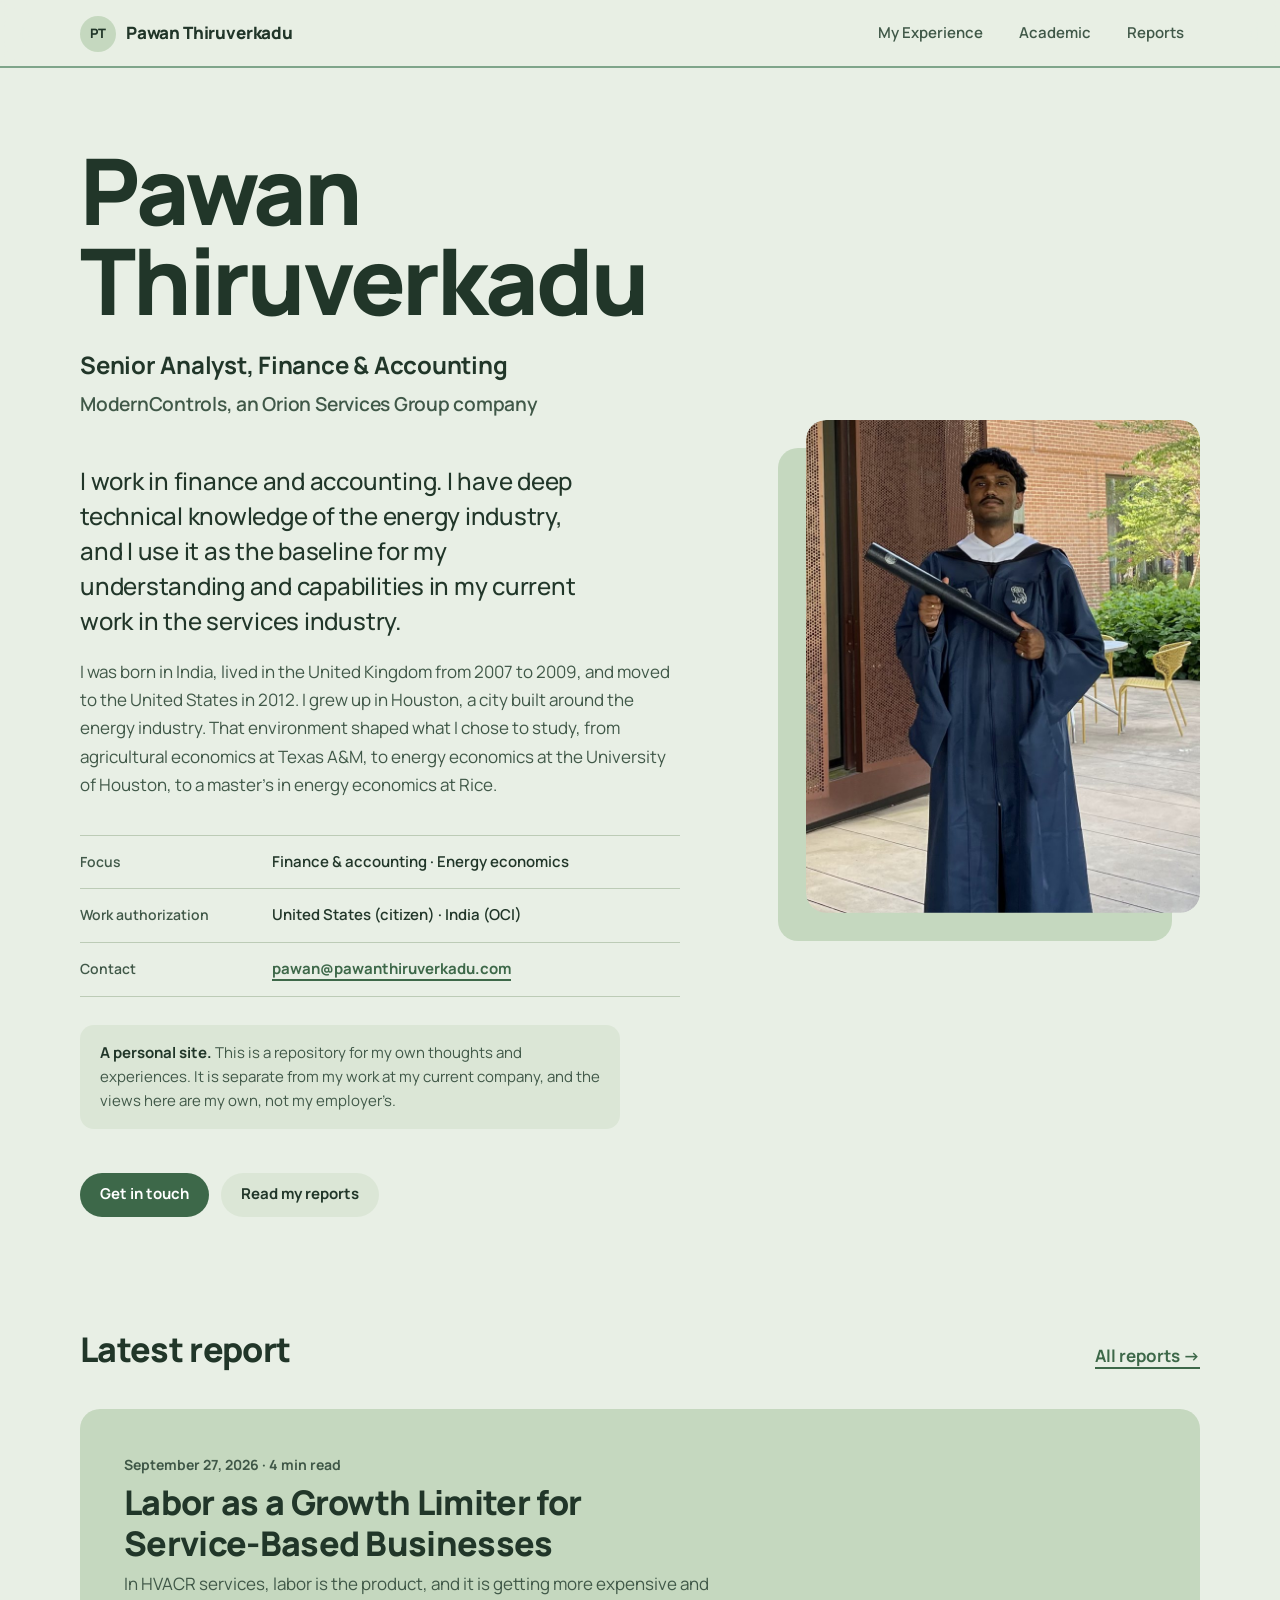
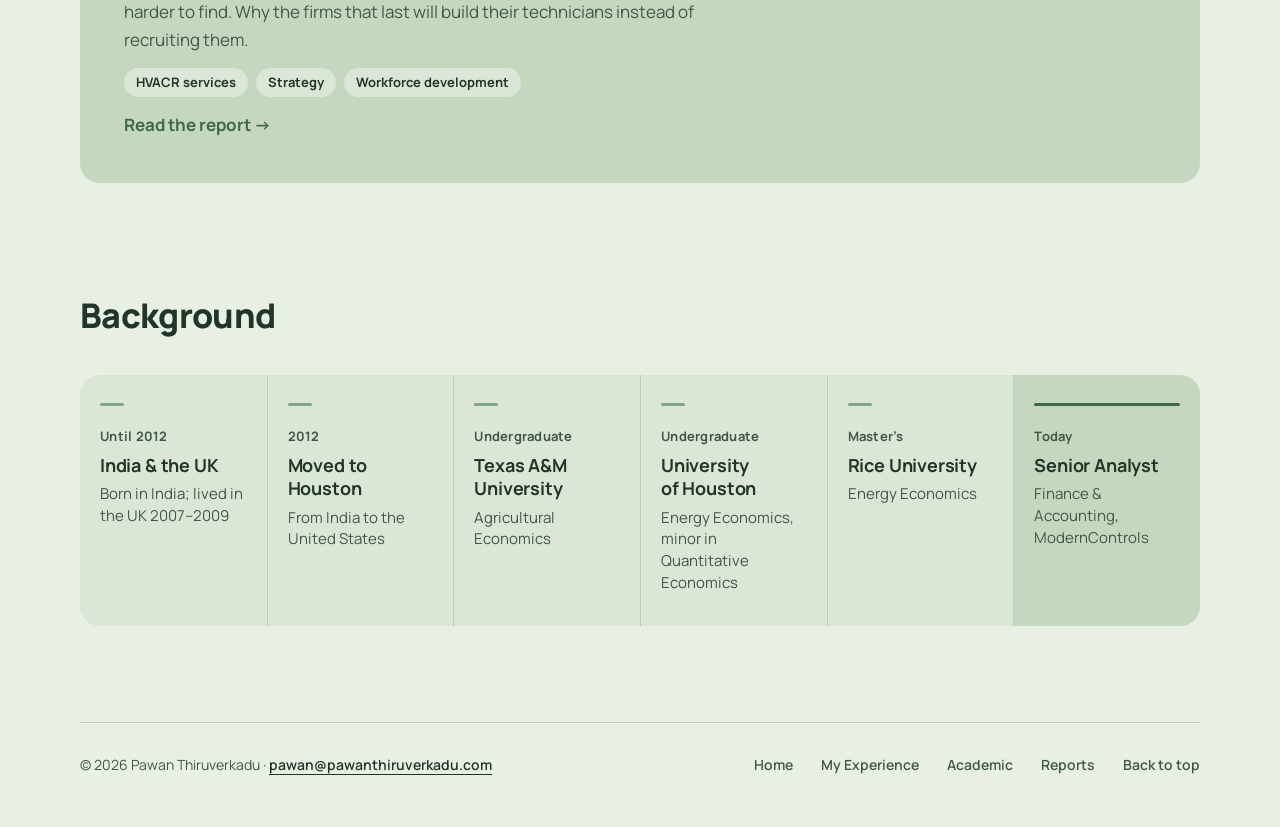
<file: index.html>
<!doctype html>
<html lang="en">
<head>
  <meta charset="utf-8">
  <meta name="viewport" content="width=device-width, initial-scale=1">
  <title>Pawan Thiruverkadu · Finance &amp; Accounting, Energy Economics</title>
  <meta name="description" content="Personal site of Pawan Thiruverkadu: thoughts, experience, and reports. Senior Analyst in finance and accounting with deep technical knowledge of the energy industry, applied to work in the services industry; master&#x27;s in energy economics from Rice University. Views are my own.">
  <meta name="theme-color" content="#e8efe5" media="(prefers-color-scheme: light)">
  <meta name="theme-color" content="#141c17" media="(prefers-color-scheme: dark)">
  <link rel="preconnect" href="https://fonts.googleapis.com">
  <link rel="preconnect" href="https://fonts.gstatic.com" crossorigin>
  <link href="https://fonts.googleapis.com/css2?family=Manrope:wght@400;500;600;700;800&display=swap" rel="stylesheet">
  <link rel="stylesheet" href="styles.css">
  <script>document.documentElement.classList.add('js')</script>
  <!-- seo:start -->
  <link rel="canonical" href="https://pawanthiruverkadu.com/">
  <meta name="author" content="Pawan Thiruverkadu">
  <meta property="og:site_name" content="Pawan Thiruverkadu">
  <meta property="og:type" content="profile">
  <meta property="og:url" content="https://pawanthiruverkadu.com/">
  <meta property="og:title" content="Pawan Thiruverkadu · Finance &amp; Accounting, Energy Economics">
  <meta property="og:description" content="Personal site of Pawan Thiruverkadu: thoughts, experience, and reports. Senior Analyst in finance and accounting with deep technical knowledge of the energy industry, applied to work in the services industry; master&#x27;s in energy economics from Rice University. Views are my own.">
  <meta property="og:image" content="https://pawanthiruverkadu.com/assets/og-image.png">
  <meta property="og:image:width" content="1200">
  <meta property="og:image:height" content="630">
  <meta name="twitter:card" content="summary_large_image">
  <meta name="twitter:title" content="Pawan Thiruverkadu · Finance &amp; Accounting, Energy Economics">
  <meta name="twitter:description" content="Personal site of Pawan Thiruverkadu: thoughts, experience, and reports. Senior Analyst in finance and accounting with deep technical knowledge of the energy industry, applied to work in the services industry; master&#x27;s in energy economics from Rice University. Views are my own.">
  <meta name="twitter:image" content="https://pawanthiruverkadu.com/assets/og-image.png">
  <link rel="alternate" type="application/rss+xml" title="Pawan Thiruverkadu · Reports" href="https://pawanthiruverkadu.com/feed.xml">
  <script type="application/ld+json">{"@context": "https://schema.org", "@type": "Person", "@id": "https://pawanthiruverkadu.com/#person", "name": "Pawan Thiruverkadu", "url": "https://pawanthiruverkadu.com/", "image": "https://pawanthiruverkadu.com/assets/portrait.jpg", "email": "mailto:pawan@pawanthiruverkadu.com", "jobTitle": "Senior Analyst, Finance & Accounting", "worksFor": {"@type": "Organization", "name": "ModernControls", "url": "https://www.moderncontrols.com/", "parentOrganization": {"@type": "Organization", "name": "Orion Services Group", "url": "https://orionservicesgroup.com/"}}, "alumniOf": [{"@type": "CollegeOrUniversity", "name": "Rice University"}, {"@type": "CollegeOrUniversity", "name": "University of Houston"}, {"@type": "CollegeOrUniversity", "name": "Texas A&M University"}], "knowsAbout": ["Energy economics", "Energy industry", "Services industry", "Financial planning and analysis", "Treasury", "Cost accounting", "Financial modeling", "Econometrics", "Power BI", "Python"], "sameAs": []}</script>
  <script type="application/ld+json">{"@context": "https://schema.org", "@type": "WebSite", "name": "Pawan Thiruverkadu", "url": "https://pawanthiruverkadu.com/", "author": {"@id": "https://pawanthiruverkadu.com/#person"}}</script>
  <!-- seo:end -->
</head>
<body>
  <a class="skip" href="#main">Skip to content</a>

  <header class="site-header">
    <a class="wordmark" href="./" aria-label="Pawan Thiruverkadu, home"><span class="wordmark__mark" aria-hidden="true">PT</span><span class="wordmark__name">Pawan Thiruverkadu</span></a>
    <nav aria-label="Sections">
      <ul class="nav">
        <li><a class="nav__item nav__link" href="professional.html">My Experience</a></li>
        <li><a class="nav__item nav__link" href="academic.html">Academic</a></li>
        <li><a class="nav__item nav__link" href="writing.html">Reports</a></li>
      </ul>
    </nav>
  </header>

  <main id="main">
    <section class="hero" aria-labelledby="name">
      <div class="hero__text">
        <h1 id="name" class="hero__name"><span class="line"><span>Pawan</span></span> <span class="line"><span>Thiruverkadu</span></span></h1>
        <p class="hero__role">Senior Analyst, Finance &amp; Accounting <span class="hero__org">ModernControls, an Orion Services Group company</span></p>

        <p class="hero__lead">
          I work in finance and accounting. I have deep technical knowledge of the energy industry,
          and I use it as the baseline for my understanding and capabilities in my current work
          in the services industry.
        </p>
        <p class="hero__body">
          I was born in India, lived in the United Kingdom from 2007 to 2009, and moved to the
          United States in 2012. I grew up in Houston, a city built around the energy industry. That environment shaped what I chose to study,
          from agricultural economics at Texas A&amp;M, to energy economics at the University of Houston,
          to a master’s in energy economics at Rice.
        </p>

        <dl class="facts">
          <div class="facts__row">
            <dt>Focus</dt>
            <dd>Finance &amp; accounting · Energy economics</dd>
          </div>
          <div class="facts__row">
            <dt>Work authorization</dt>
            <dd>United States (citizen) · India (OCI)</dd>
          </div>
          <div class="facts__row">
            <dt>Contact</dt>
            <dd><a class="inline-link" href="mailto:pawan@pawanthiruverkadu.com">pawan@pawanthiruverkadu.com</a></dd>
          </div>
        </dl>

        <p class="personal-note">
          <strong>A personal site.</strong> This is a repository for my own thoughts and experiences.
          It is separate from my work at my current company, and the views here are my own, not my employer’s.
        </p>

        <div class="hero__actions">
          <a class="button" href="mailto:pawan@pawanthiruverkadu.com">Get in touch</a>
          <a class="button button--quiet" href="writing.html">Read my reports</a>
        </div>
      </div>

      <figure class="hero__photo">
        <img src="assets/portrait.jpg" alt="Pawan Thiruverkadu at graduation, holding a diploma" width="800" height="1000"
             onerror="this.hidden=true;this.nextElementSibling.hidden=false">
        <span class="hero__initials" hidden aria-hidden="true">PT</span>
      </figure>
    </section>

    <section class="latest" aria-labelledby="latest-title">
      <div class="latest__head">
        <h2 id="latest-title" class="path__title">Latest report</h2>
        <a class="inline-link latest__all" href="writing.html">All reports <span aria-hidden="true">→</span></a>
      </div>
      <!-- latest:start -->
      <a class="post-card post-card--feature" href="writing/labor-as-a-growth-limiter.html">
        <span class="post-card__date"><time datetime="2026-09-27">September 27, 2026</time> · 4 min read</span>
        <h3 class="post-card__title">Labor as a Growth Limiter for Service-Based Businesses</h3>
        <p class="post-card__summary">In HVACR services, labor is the product, and it is getting more expensive and harder to find. Why the firms that last will build their technicians instead of recruiting them.</p>
        <ul class="post-card__tags"><li>HVACR services</li><li>Strategy</li><li>Workforce development</li></ul>
        <span class="post-card__cta">Read the report <span aria-hidden="true">→</span></span>
      </a>
      <!-- latest:end -->
    </section>

    <section class="path" aria-labelledby="path-title">
      <h2 id="path-title" class="path__title">Background</h2>
      <ol class="path__list">
        <li class="path__item">
          <span class="path__when">Until 2012</span>
          <h3 class="path__what">India &amp; the UK</h3>
          <p class="path__detail">Born in India; lived in the UK 2007–2009</p>
        </li>
        <li class="path__item">
          <span class="path__when">2012</span>
          <h3 class="path__what">Moved to Houston</h3>
          <p class="path__detail">From India to the United States</p>
        </li>
        <li class="path__item">
          <span class="path__when">Undergraduate</span>
          <h3 class="path__what">Texas A&amp;M University</h3>
          <p class="path__detail">Agricultural Economics</p>
        </li>
        <li class="path__item">
          <span class="path__when">Undergraduate</span>
          <h3 class="path__what">University of Houston</h3>
          <p class="path__detail">Energy Economics, minor in Quantitative Economics</p>
        </li>
        <li class="path__item">
          <span class="path__when">Master’s</span>
          <h3 class="path__what">Rice University</h3>
          <p class="path__detail">Energy Economics</p>
        </li>
        <li class="path__item path__item--now">
          <span class="path__when">Today</span>
          <h3 class="path__what">Senior Analyst</h3>
          <p class="path__detail">Finance &amp; Accounting, ModernControls</p>
        </li>
      </ol>
    </section>
  </main>

  <footer class="footer">
    <div class="footer__inner">
      <p>© <span data-year>2026</span> Pawan Thiruverkadu · <a class="footer__email" href="mailto:pawan@pawanthiruverkadu.com">pawan@pawanthiruverkadu.com</a></p>
      <nav class="footer__nav" aria-label="Footer">
        <a href="./">Home</a>
        <a href="professional.html">My Experience</a>
        <a href="academic.html">Academic</a>
        <a href="writing.html">Reports</a>
        <a href="#main">Back to top</a>
      </nav>
    </div>
  </footer>

  <script src="main.js" defer></script>
  <!-- Cloudflare Web Analytics --><script type='module' src='https://static.cloudflareinsights.com/beacon.min.js' data-cf-beacon='{"token": "b417369bd2e442e49e68848e48f6c217"}'></script><!-- End Cloudflare Web Analytics -->
</body>
</html>
</file>
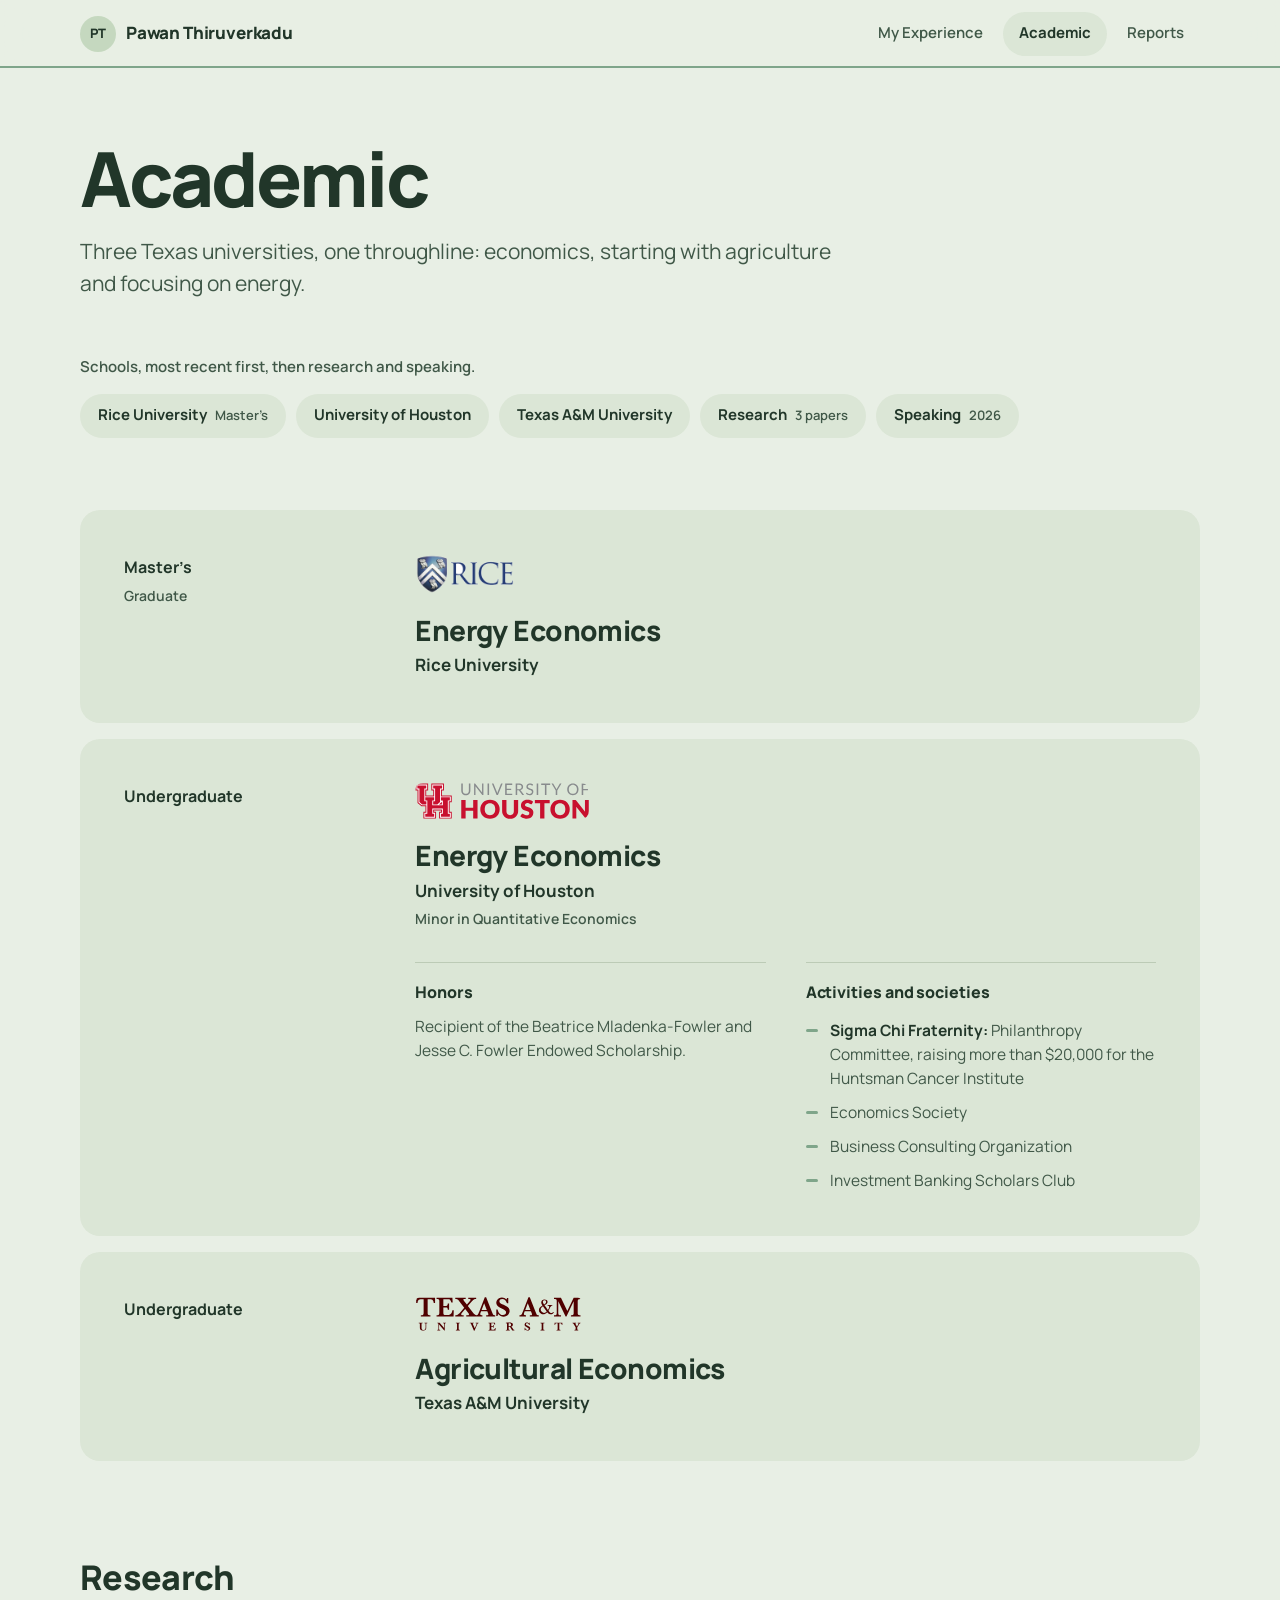
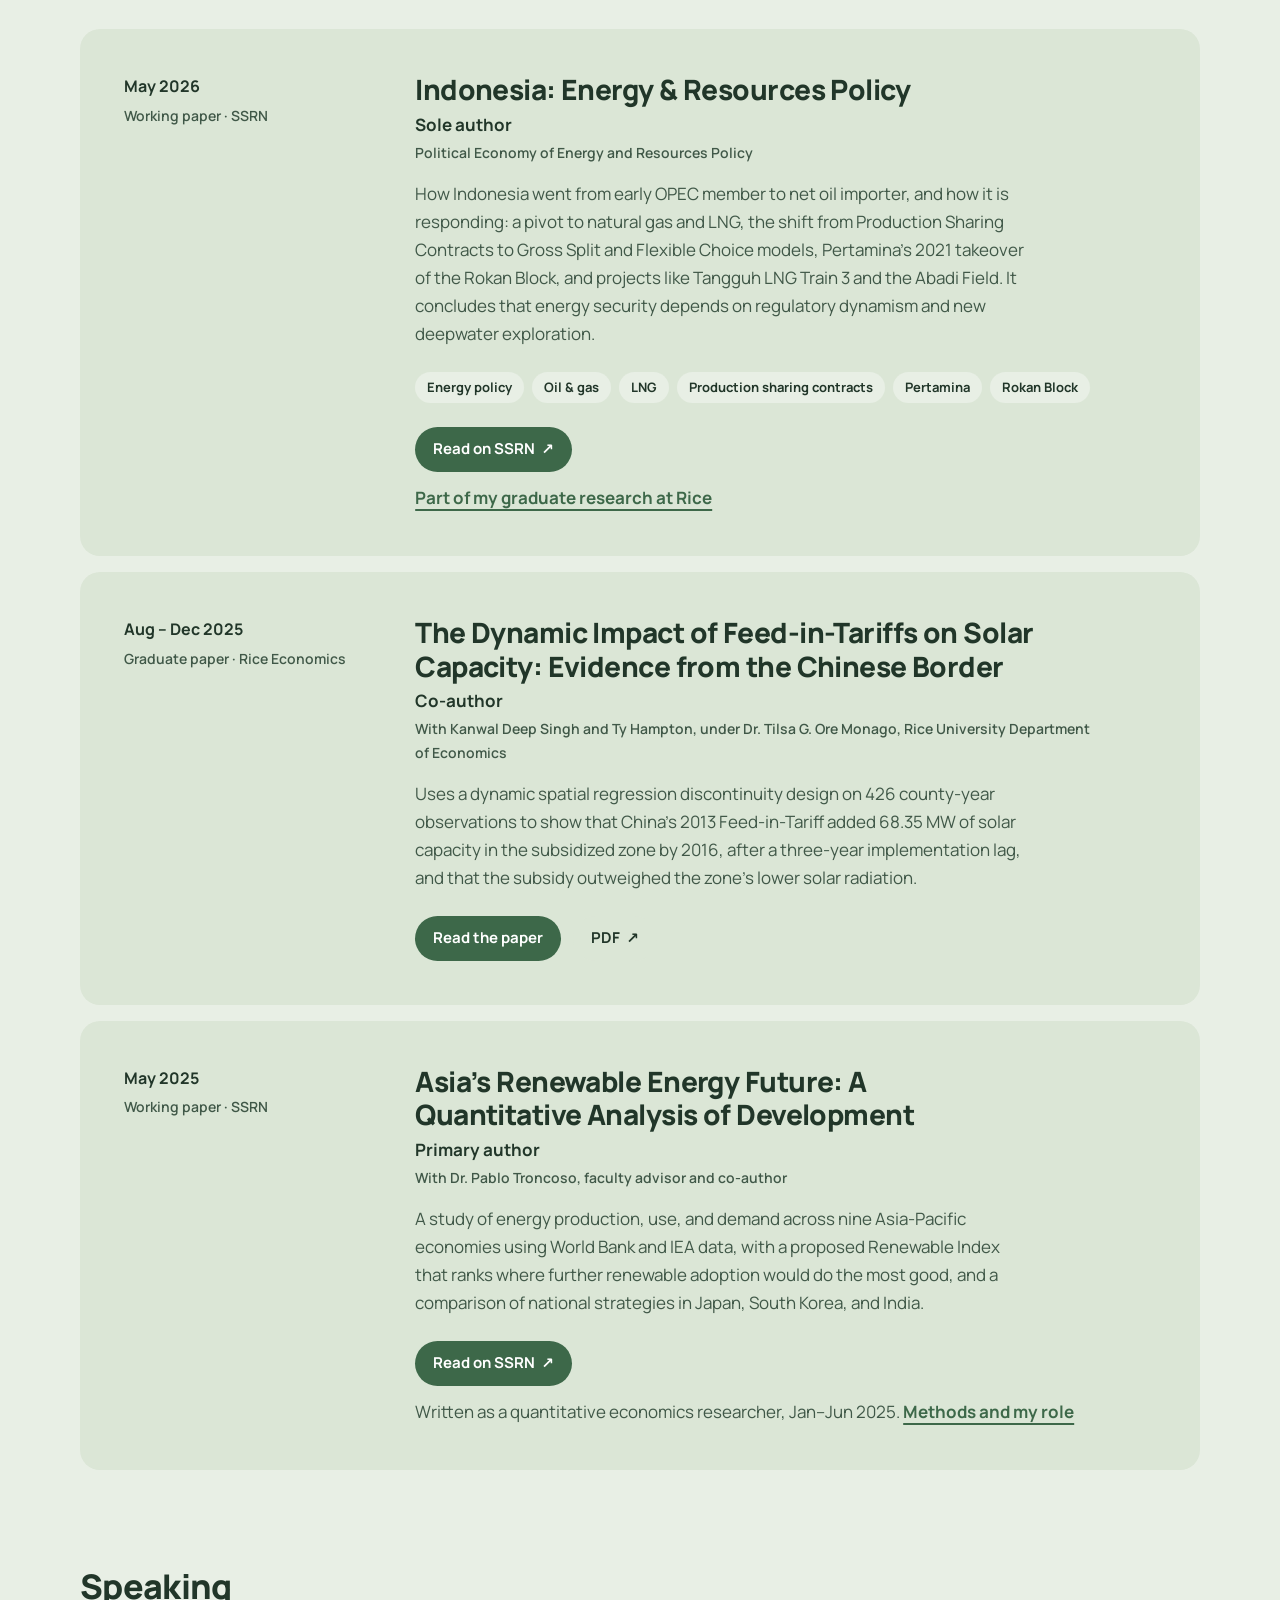
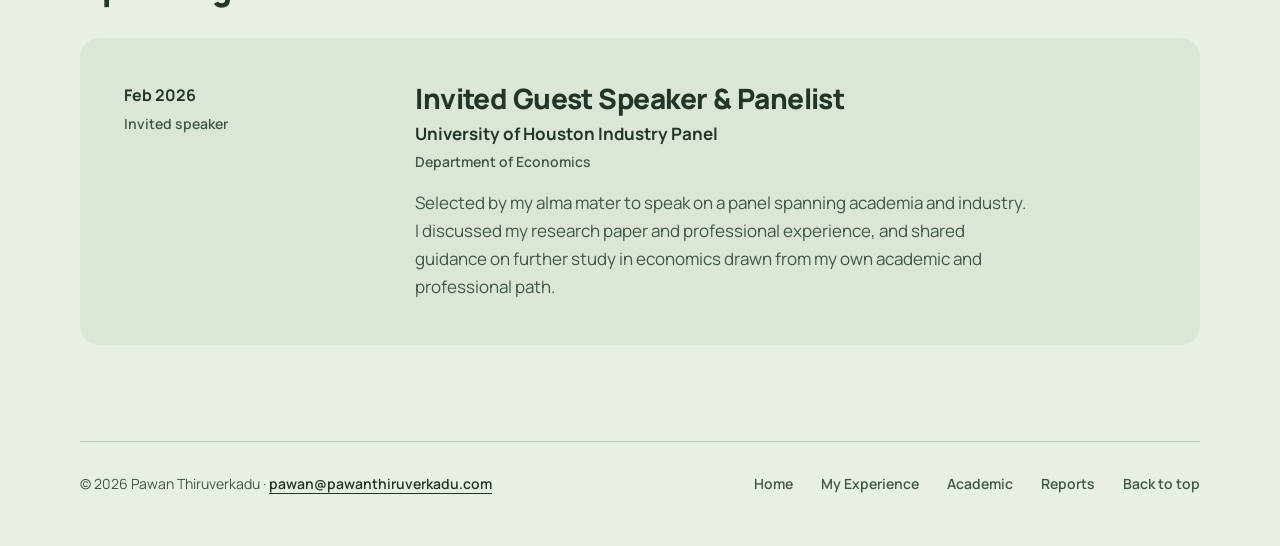
<file: academic.html>
<!doctype html>
<html lang="en">
<head>
  <meta charset="utf-8">
  <meta name="viewport" content="width=device-width, initial-scale=1">
  <title>Academic · Pawan Thiruverkadu</title>
  <meta name="description" content="Academic background of Pawan Thiruverkadu: a master&#x27;s in energy economics from Rice University, energy economics with a minor in quantitative economics at the University of Houston, and agricultural economics at Texas A&amp;M, plus published research on energy policy.">
  <meta name="theme-color" content="#e8efe5" media="(prefers-color-scheme: light)">
  <meta name="theme-color" content="#141c17" media="(prefers-color-scheme: dark)">
  <link rel="preconnect" href="https://fonts.googleapis.com">
  <link rel="preconnect" href="https://fonts.gstatic.com" crossorigin>
  <link href="https://fonts.googleapis.com/css2?family=Manrope:wght@400;500;600;700;800&display=swap" rel="stylesheet">
  <link rel="stylesheet" href="styles.css">
  <script>document.documentElement.classList.add('js')</script>
  <!-- seo:start -->
  <link rel="canonical" href="https://pawanthiruverkadu.com/academic.html">
  <meta name="author" content="Pawan Thiruverkadu">
  <meta property="og:site_name" content="Pawan Thiruverkadu">
  <meta property="og:type" content="website">
  <meta property="og:url" content="https://pawanthiruverkadu.com/academic.html">
  <meta property="og:title" content="Academic · Pawan Thiruverkadu">
  <meta property="og:description" content="Academic background of Pawan Thiruverkadu: a master&#x27;s in energy economics from Rice University, energy economics with a minor in quantitative economics at the University of Houston, and agricultural economics at Texas A&amp;M, plus published research on energy policy.">
  <meta property="og:image" content="https://pawanthiruverkadu.com/assets/og-image.png">
  <meta property="og:image:width" content="1200">
  <meta property="og:image:height" content="630">
  <meta name="twitter:card" content="summary_large_image">
  <meta name="twitter:title" content="Academic · Pawan Thiruverkadu">
  <meta name="twitter:description" content="Academic background of Pawan Thiruverkadu: a master&#x27;s in energy economics from Rice University, energy economics with a minor in quantitative economics at the University of Houston, and agricultural economics at Texas A&amp;M, plus published research on energy policy.">
  <meta name="twitter:image" content="https://pawanthiruverkadu.com/assets/og-image.png">
  <link rel="alternate" type="application/rss+xml" title="Pawan Thiruverkadu · Reports" href="https://pawanthiruverkadu.com/feed.xml">
  <script type="application/ld+json">{"@context": "https://schema.org", "@type": "ProfilePage", "name": "Academic · Pawan Thiruverkadu", "url": "https://pawanthiruverkadu.com/academic.html", "mainEntity": {"@id": "https://pawanthiruverkadu.com/#person"}}</script>
  <!-- seo:end -->
</head>
<body>
  <a class="skip" href="#main">Skip to content</a>

  <header class="site-header">
    <a class="wordmark" href="./" aria-label="Pawan Thiruverkadu, home"><span class="wordmark__mark" aria-hidden="true">PT</span><span class="wordmark__name">Pawan Thiruverkadu</span></a>
    <nav aria-label="Sections">
      <ul class="nav">
        <li><a class="nav__item nav__link" href="professional.html">My Experience</a></li>
        <li><a class="nav__item nav__link" href="academic.html" aria-current="page">Academic</a></li>
        <li><a class="nav__item nav__link" href="writing.html">Reports</a></li>
      </ul>
    </nav>
  </header>

  <main id="main">
    <header class="page-head">
      <h1 class="page-head__title"><span class="line"><span>Academic</span></span></h1>
      <p class="page-head__lead">
        Three Texas universities, one throughline: economics, starting with agriculture
        and focusing on energy.
      </p>

      <p class="page-head__note">Schools, most recent first, then research and speaking.</p>
      <nav class="jump" aria-label="Jump to a school">
        <ul class="jump__list">
          <li><a href="#rice">Rice University <span>Master’s</span></a></li>
          <li><a href="#uh">University of Houston</a></li>
          <li><a href="#tamu">Texas A&amp;M University</a></li>
          <li><a href="#research">Research <span>3 papers</span></a></li>
          <li><a href="#speaking">Speaking <span>2026</span></a></li>
        </ul>
      </nav>
    </header>

    <ol class="roles">
      <!-- Rice -->
      <li class="role" id="rice">
        <div class="role__meta">
          <p class="role__dates">Master’s</p>
          <p class="role__tag">Graduate</p>
        </div>
        <div class="role__body">
          <img class="role__logo role__logo--rice" src="assets/rice-logo.png" alt="Rice University" width="252" height="98">
          <h2 class="role__title">Energy Economics</h2>
          <p class="role__org">Rice University</p>
        </div>
      </li>

      <!-- University of Houston -->
      <li class="role" id="uh">
        <div class="role__meta">
          <p class="role__dates">Undergraduate</p>
        </div>
        <div class="role__body">
          <img class="role__logo role__logo--uh" src="assets/uh-logo.svg" alt="University of Houston" width="245" height="51">
          <h2 class="role__title">Energy Economics</h2>
          <p class="role__org">University of Houston <span class="role__formerly">Minor in Quantitative Economics</span></p>

          <div class="role__blocks">
            <section class="role__block">
              <h3 class="role__subhead">Honors</h3>
              <p>Recipient of the Beatrice Mladenka&#8209;Fowler and Jesse C. Fowler Endowed Scholarship.</p>
            </section>

            <section class="role__block">
              <h3 class="role__subhead">Activities and societies</h3>
              <ul class="role__points role__points--compact">
                <li><strong>Sigma Chi Fraternity:</strong> Philanthropy Committee, raising more than $20,000 for the Huntsman Cancer Institute</li>
                <li>Economics Society</li>
                <li>Business Consulting Organization</li>
                <li>Investment Banking Scholars Club</li>
              </ul>
            </section>
          </div>
        </div>
      </li>

      <!-- Texas A&M -->
      <li class="role" id="tamu">
        <div class="role__meta">
          <p class="role__dates">Undergraduate</p>
        </div>
        <div class="role__body">
          <img class="role__logo role__logo--tamu" src="assets/tamu-logo.svg" alt="Texas A&amp;M University" width="125" height="27">
          <h2 class="role__title">Agricultural Economics</h2>
          <p class="role__org">Texas A&amp;M University</p>
        </div>
      </li>
    </ol>

    <section class="section" id="research" aria-labelledby="research-title">
      <h2 id="research-title" class="section__title">Research</h2>
      <div class="research-list">
      <div class="role" id="research-indonesia">
        <div class="role__meta">
          <p class="role__dates"><time datetime="2026-05">May 2026</time></p>
          <p class="role__tag">Working paper · SSRN</p>
        </div>
        <div class="role__body">
          <h3 class="role__title">Indonesia: Energy &amp; Resources Policy</h3>
          <p class="role__org">Sole author <span class="role__formerly">Political Economy of Energy and Resources Policy</span></p>
          <p class="role__about">
            How Indonesia went from early OPEC member to net oil importer, and how it is responding: a pivot
            to natural gas and LNG, the shift from Production Sharing Contracts to Gross Split and Flexible Choice
            models, Pertamina’s 2021 takeover of the Rokan Block, and projects like Tangguh LNG Train 3 and the
            Abadi Field. It concludes that energy security depends on regulatory dynamism and new deepwater exploration.
          </p>
          <ul class="role__stack" aria-label="Topics">
            <li>Energy policy</li>
            <li>Oil &amp; gas</li>
            <li>LNG</li>
            <li>Production sharing contracts</li>
            <li>Pertamina</li>
            <li>Rokan Block</li>
          </ul>
          <a class="button" href="https://papers.ssrn.com/sol3/papers.cfm?abstract_id=6844464" target="_blank" rel="noopener">
            Read on SSRN <span aria-hidden="true">↗</span><span class="visually-hidden">(opens in a new tab)</span>
          </a>
          <p class="role__pending">
            <a class="inline-link" href="professional.html#fit-research">Part of my graduate research at Rice</a>
          </p>
        </div>
      </div>

      <div class="role" id="research-fit">
        <div class="role__meta">
          <p class="role__dates"><time datetime="2025-08">Aug</time> – <time datetime="2025-12">Dec 2025</time></p>
          <p class="role__tag">Graduate paper · Rice Economics</p>
        </div>
        <div class="role__body">
          <h3 class="role__title">The Dynamic Impact of Feed-in-Tariffs on Solar Capacity: Evidence from the Chinese Border</h3>
          <p class="role__org">Co-author <span class="role__formerly">With Kanwal Deep Singh and Ty Hampton, under Dr. Tilsa G. Ore Monago, Rice University Department of Economics</span></p>
          <p class="role__about">
            Uses a dynamic spatial regression discontinuity design on 426 county-year observations to show
            that China’s 2013 Feed-in-Tariff added 68.35&nbsp;MW of solar capacity in the subsidized zone by 2016,
            after a three-year implementation lag, and that the subsidy outweighed the zone’s lower solar radiation.
          </p>
          <div class="button-row">
            <a class="button" href="writing/feed-in-tariffs-solar-capacity.html">Read the paper</a>
            <a class="button button--quiet" href="assets/papers/feed-in-tariffs-solar-capacity-china.pdf" target="_blank" rel="noopener">
              PDF <span aria-hidden="true">↗</span><span class="visually-hidden">(opens in a new tab)</span>
            </a>
          </div>
        </div>
      </div>

      <div class="role" id="research-asia">
        <div class="role__meta">
          <p class="role__dates"><time datetime="2025-05">May 2025</time></p>
          <p class="role__tag">Working paper · SSRN</p>
        </div>
        <div class="role__body">
          <h3 class="role__title">Asia’s Renewable Energy Future: A Quantitative Analysis of Development</h3>
          <p class="role__org">Primary author <span class="role__formerly">With Dr. Pablo Troncoso, faculty advisor and co-author</span></p>
          <p class="role__about">
            A study of energy production, use, and demand across nine Asia-Pacific economies using World Bank
            and IEA data, with a proposed Renewable Index that ranks where further renewable adoption would do
            the most good, and a comparison of national strategies in Japan, South Korea, and India.
          </p>
          <a class="button" href="https://papers.ssrn.com/sol3/papers.cfm?abstract_id=5271477" target="_blank" rel="noopener">
            Read on SSRN <span aria-hidden="true">↗</span><span class="visually-hidden">(opens in a new tab)</span>
          </a>
          <p class="role__pending">
            Written as a quantitative economics researcher, Jan–Jun 2025.
            <a class="inline-link" href="professional.html#uh-research">Methods and my role</a>
          </p>
        </div>
      </div>
      </div>
    </section>

    <section class="section" id="speaking" aria-labelledby="speaking-title">
      <h2 id="speaking-title" class="section__title">Speaking</h2>
      <div class="research-list">
        <div class="role" id="uh-panel">
          <div class="role__meta">
            <p class="role__dates"><time datetime="2026-02">Feb 2026</time></p>
            <p class="role__tag">Invited speaker</p>
          </div>
          <div class="role__body">
            <h3 class="role__title">Invited Guest Speaker &amp; Panelist</h3>
            <p class="role__org">University of Houston Industry Panel <span class="role__formerly">Department of Economics</span></p>
            <p class="role__about">
              Selected by my alma mater to speak on a panel spanning academia and industry. I discussed my
              research paper and professional experience, and shared guidance on further study in
              economics drawn from my own academic and professional path.
            </p>
          </div>
        </div>
      </div>
    </section>
  </main>

  <footer class="footer">
    <div class="footer__inner">
      <p>© <span data-year>2026</span> Pawan Thiruverkadu · <a class="footer__email" href="mailto:pawan@pawanthiruverkadu.com">pawan@pawanthiruverkadu.com</a></p>
      <nav class="footer__nav" aria-label="Footer">
        <a href="./">Home</a>
        <a href="professional.html">My Experience</a>
        <a href="academic.html">Academic</a>
        <a href="writing.html">Reports</a>
        <a href="#main">Back to top</a>
      </nav>
    </div>
  </footer>

  <script src="main.js" defer></script>
  <!-- Cloudflare Web Analytics --><script type='module' src='https://static.cloudflareinsights.com/beacon.min.js' data-cf-beacon='{"token": "b417369bd2e442e49e68848e48f6c217"}'></script><!-- End Cloudflare Web Analytics -->
</body>
</html>
</file>
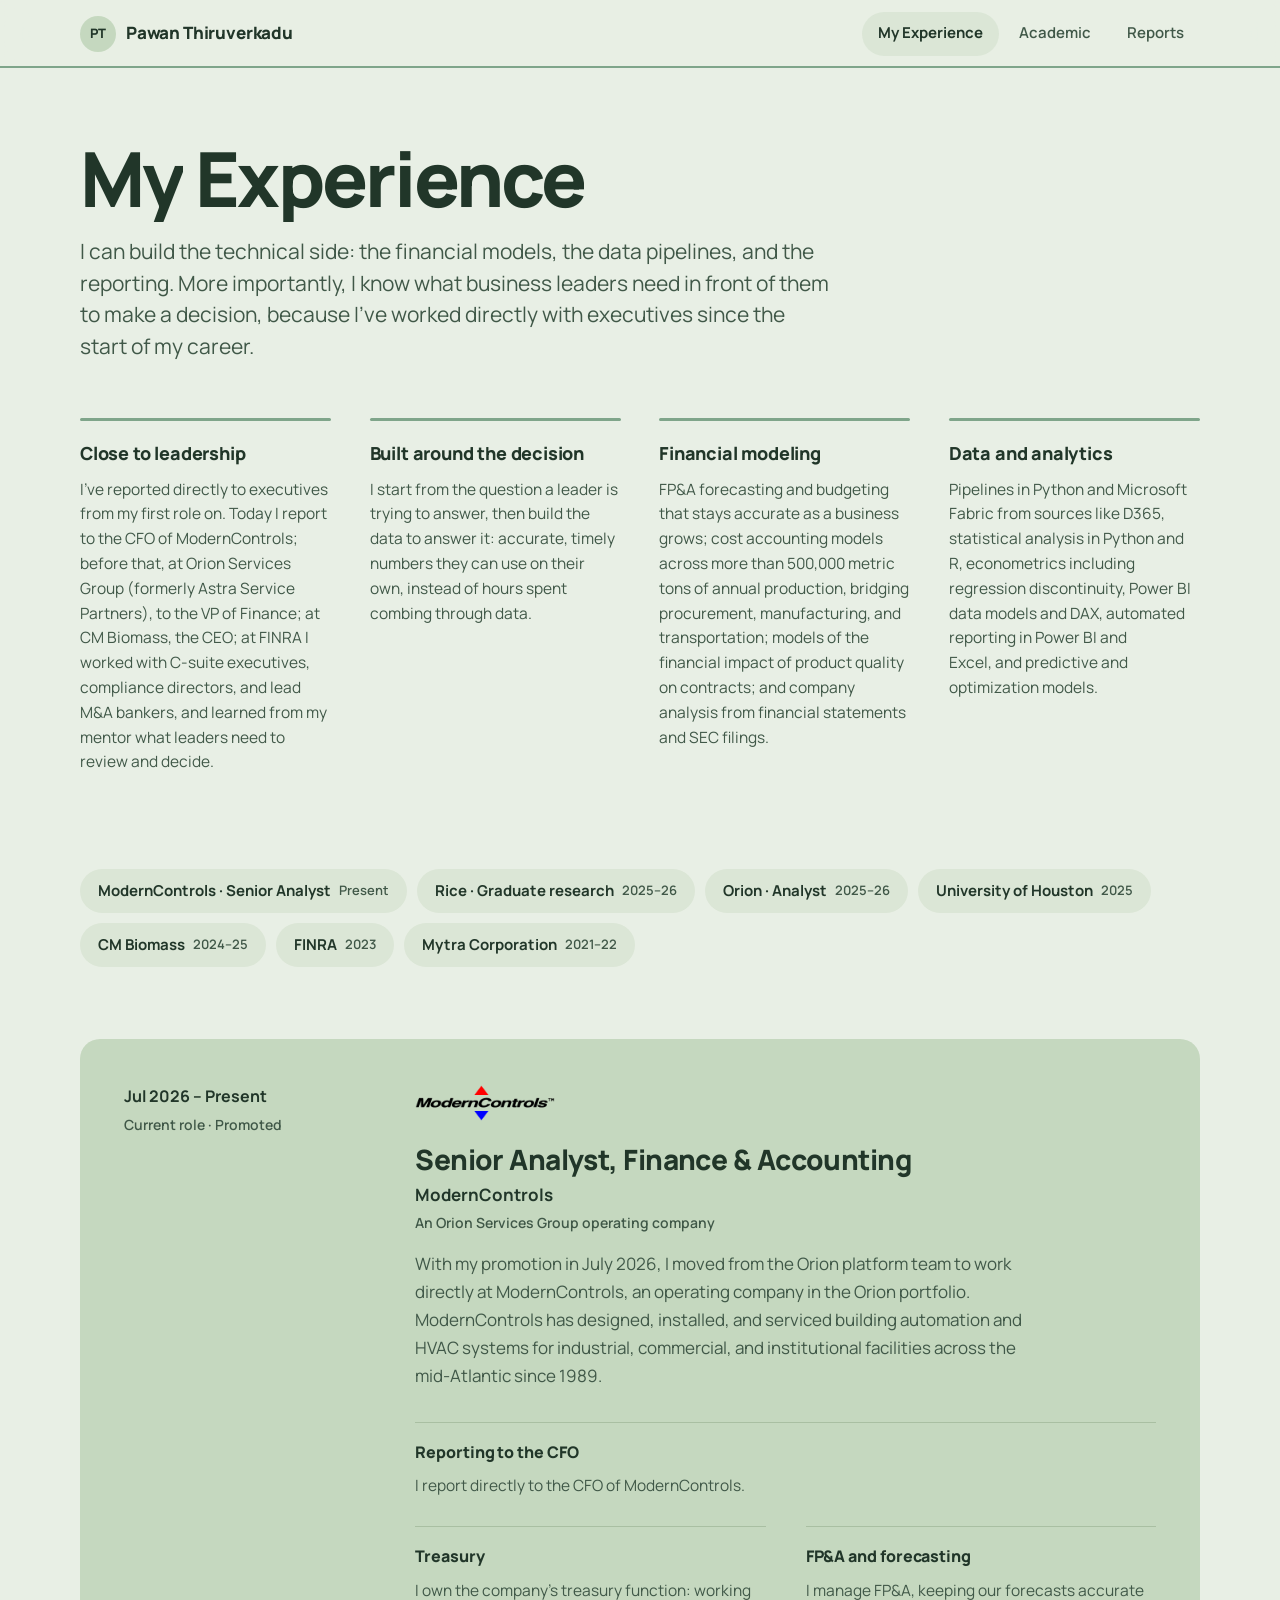
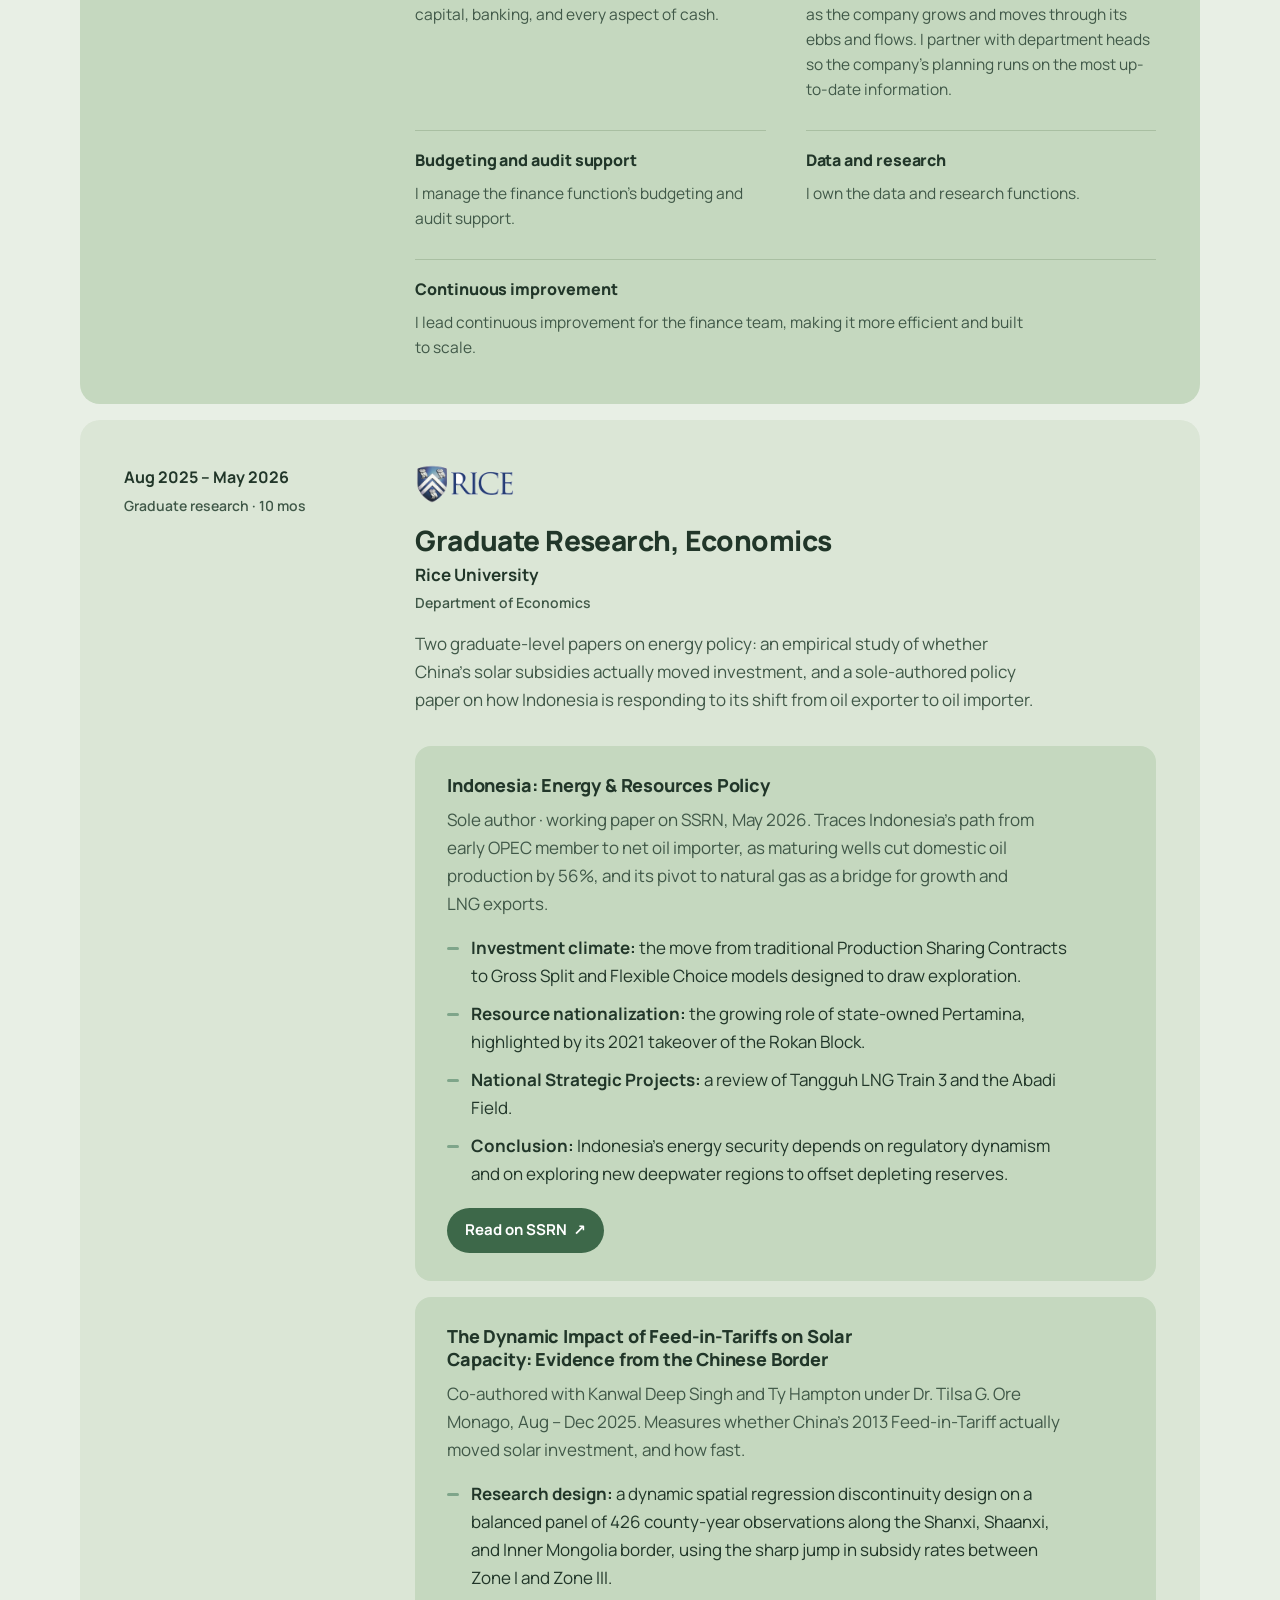
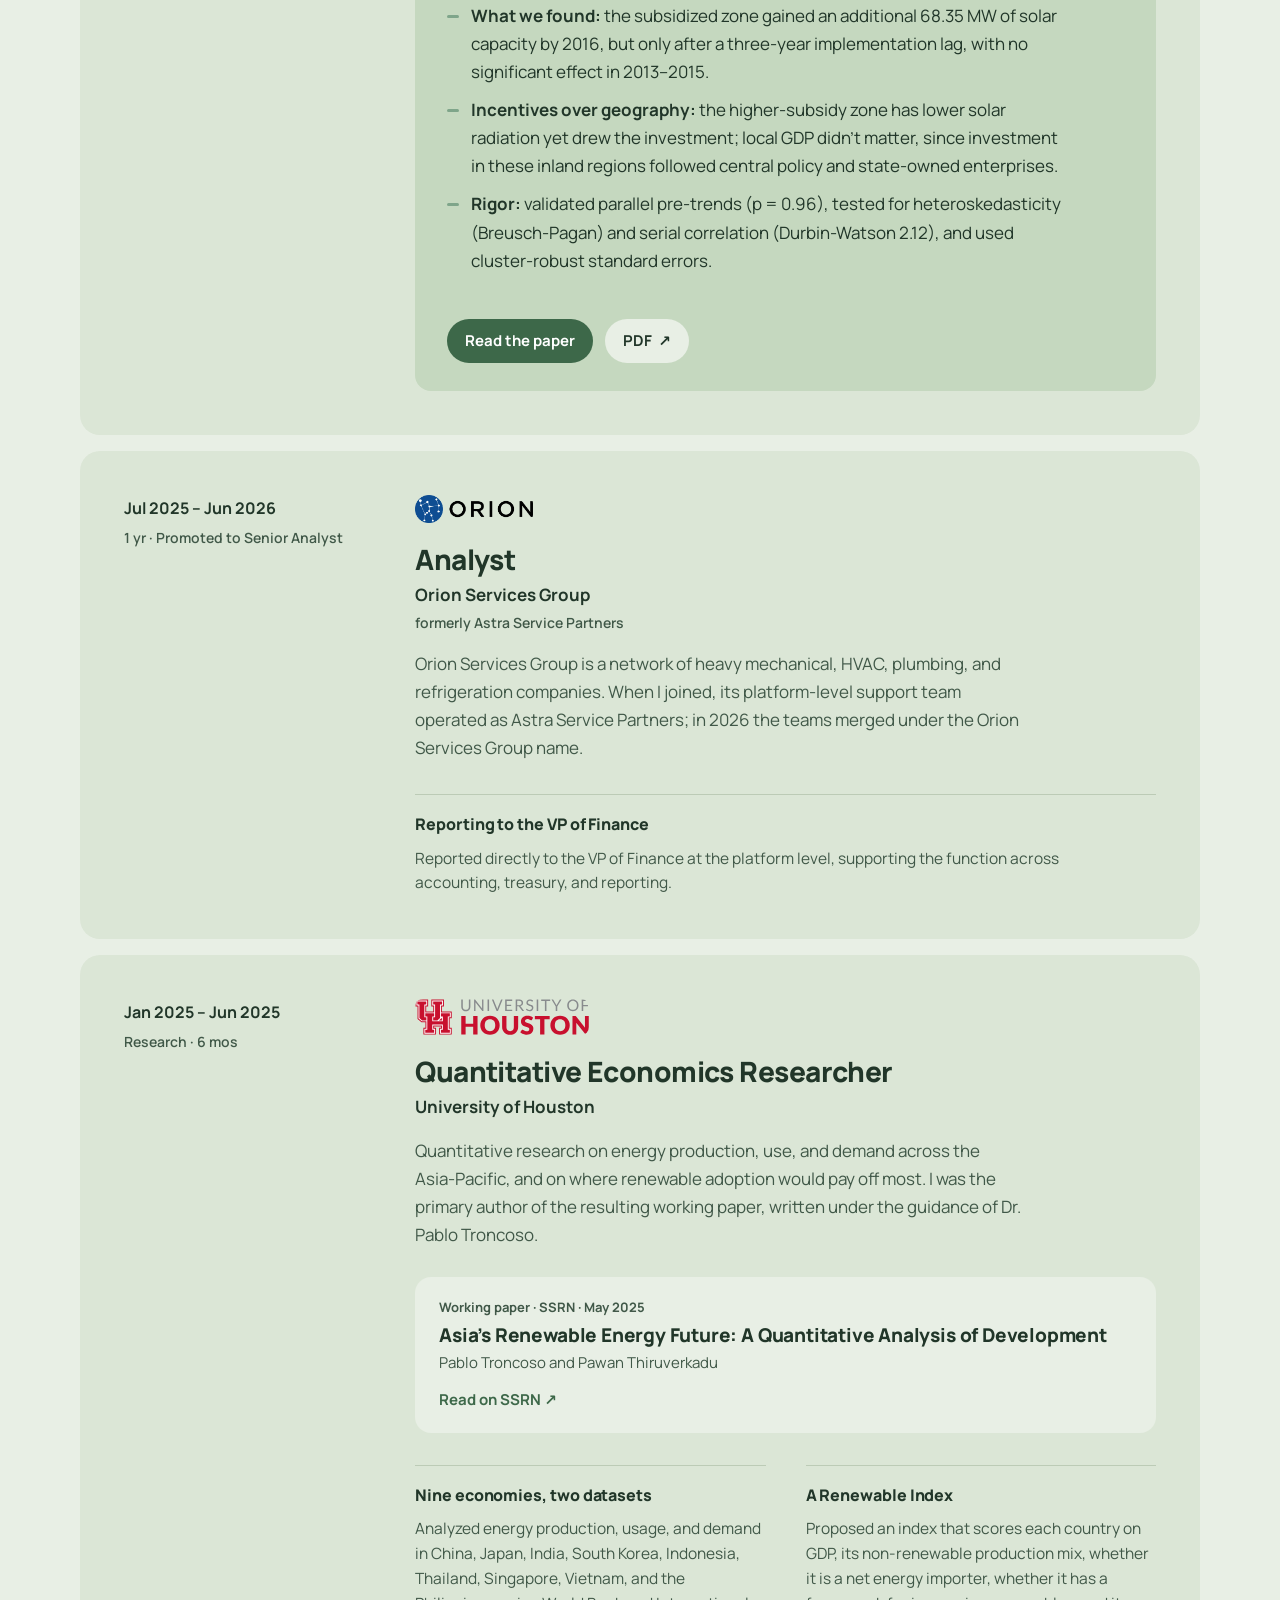
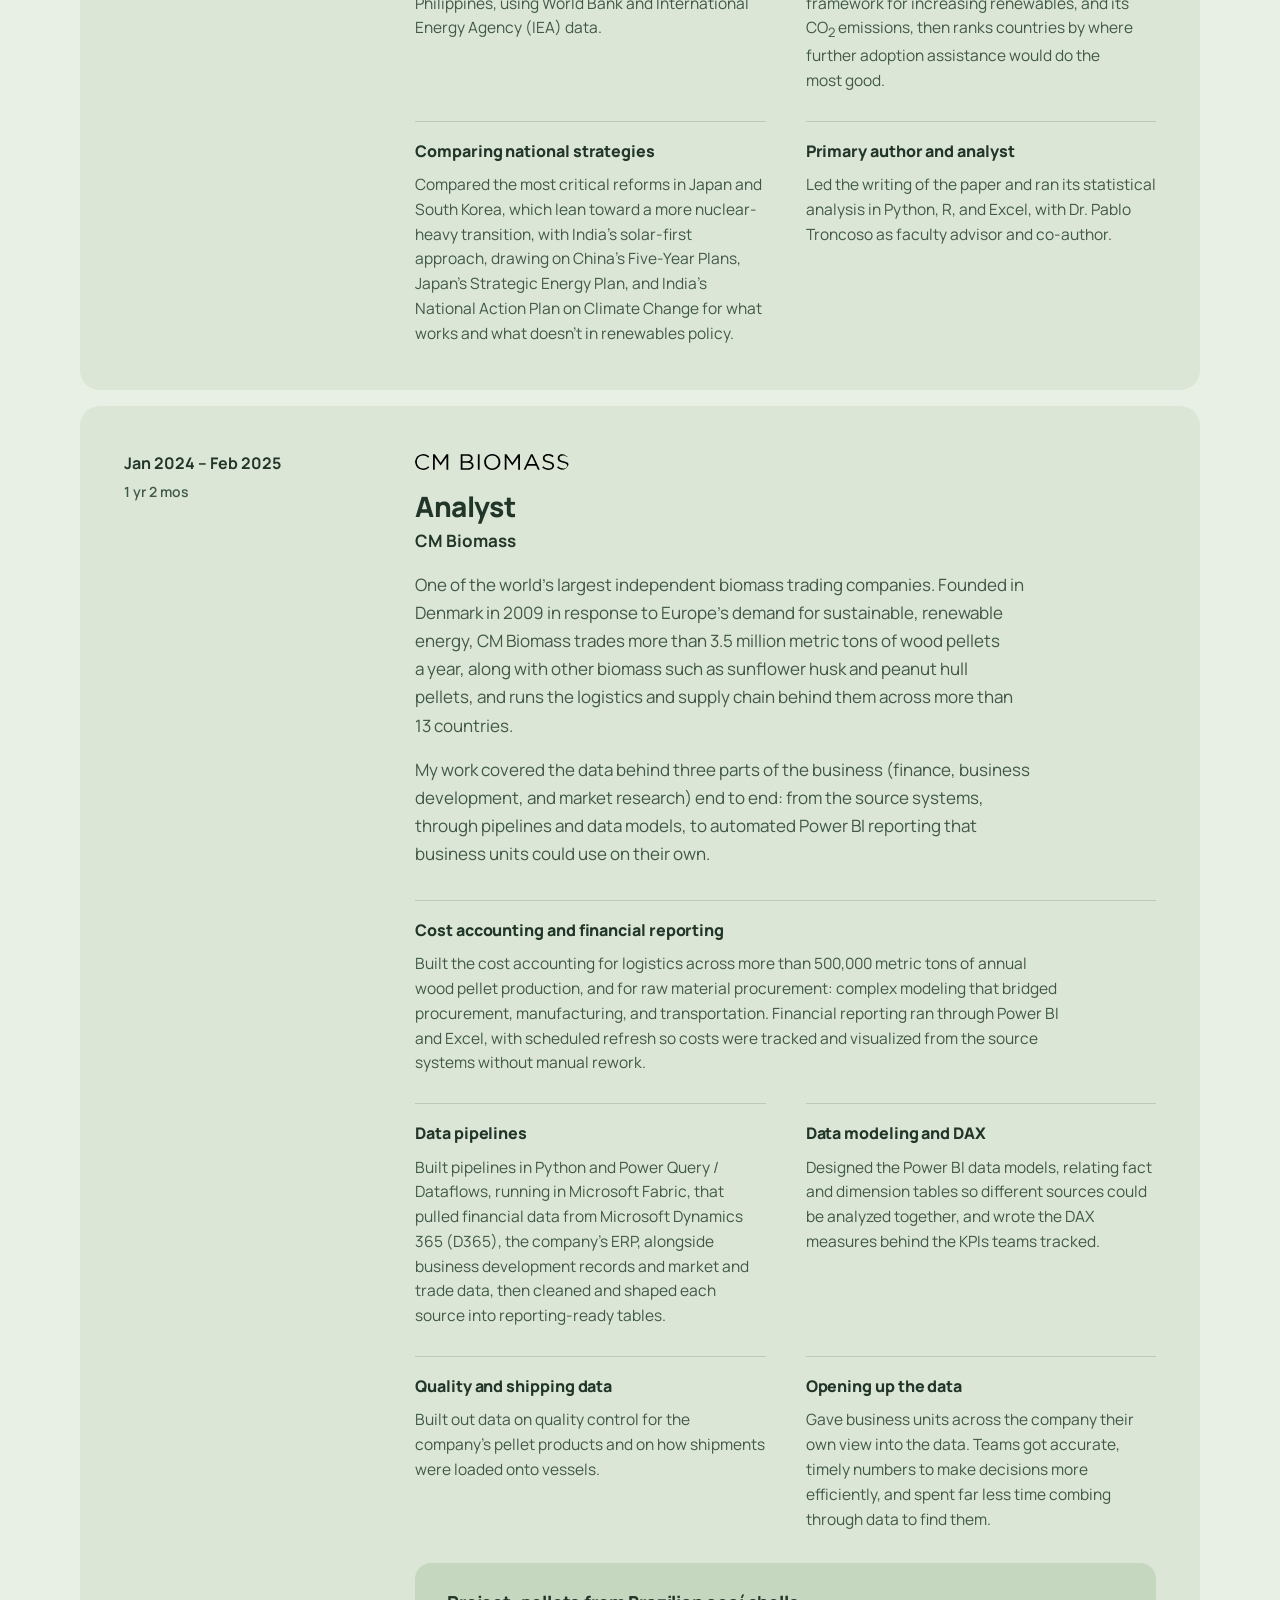
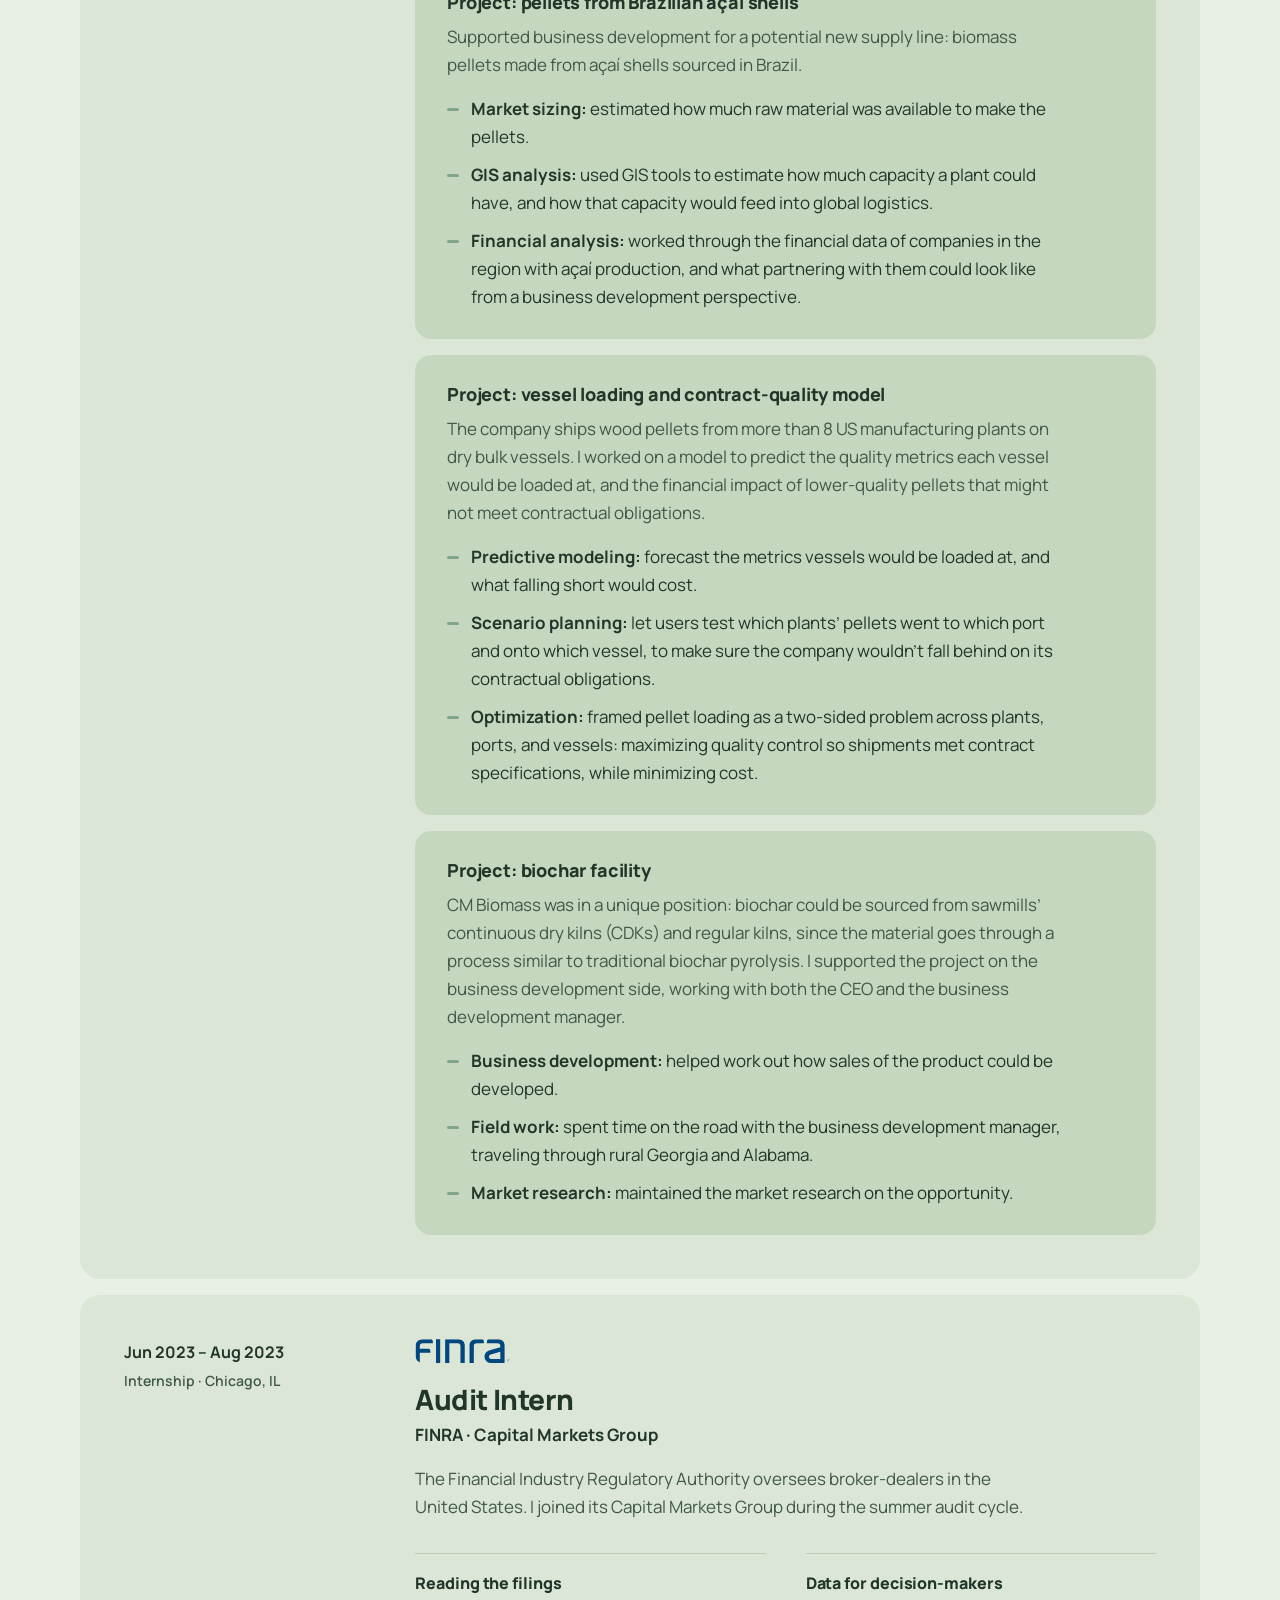
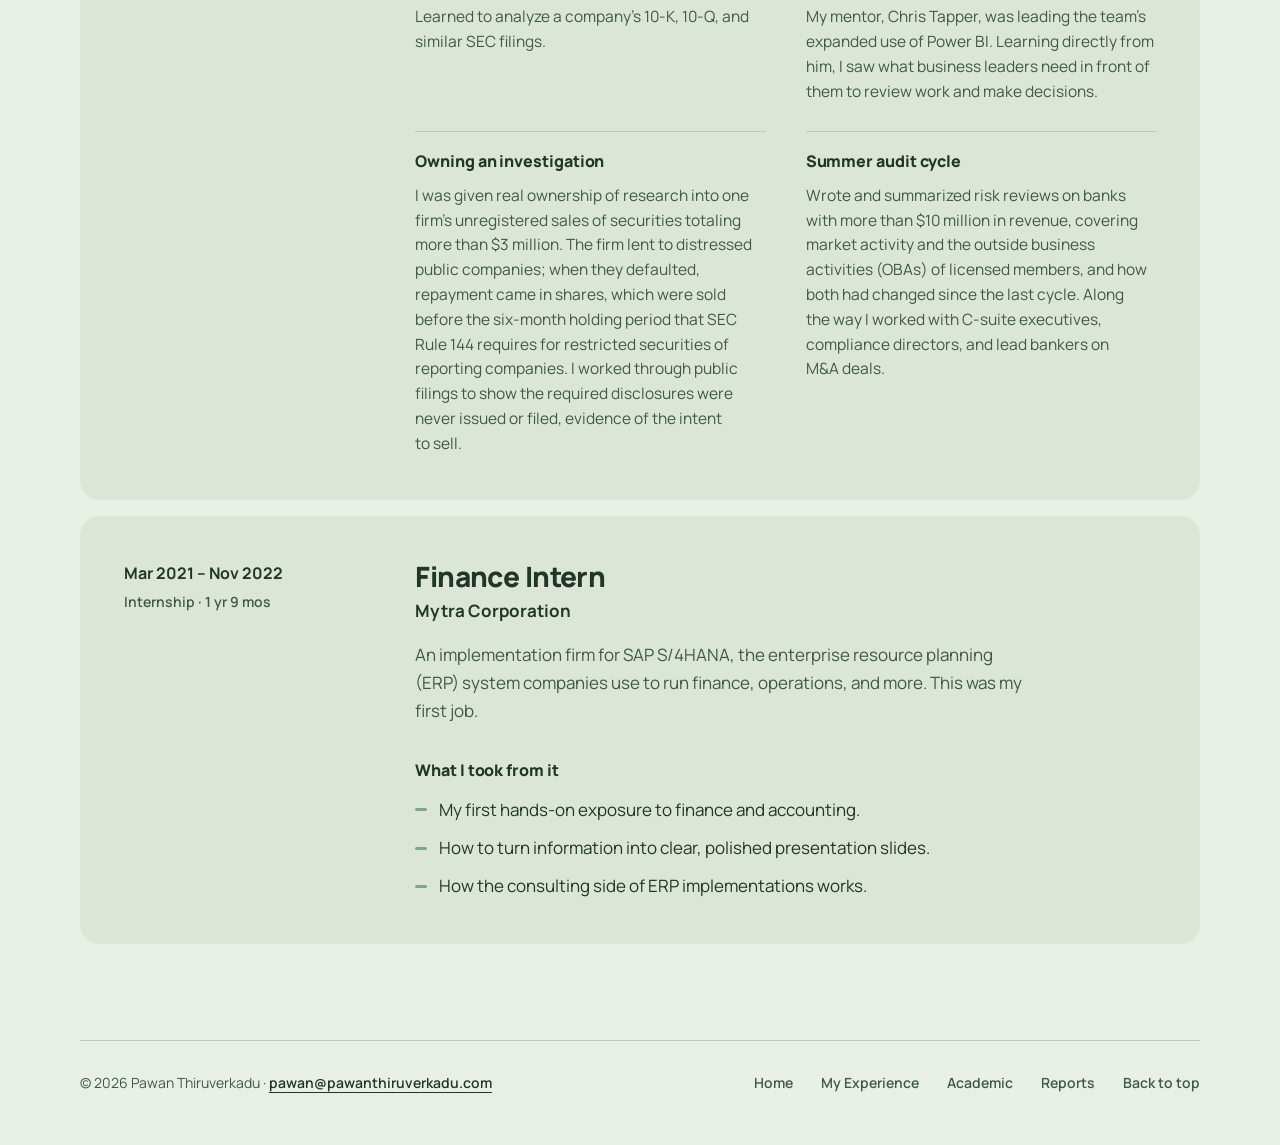
<file: professional.html>
<!doctype html>
<html lang="en">
<head>
  <meta charset="utf-8">
  <meta name="viewport" content="width=device-width, initial-scale=1">
  <title>My Experience · Pawan Thiruverkadu</title>
  <meta name="description" content="Professional experience of Pawan Thiruverkadu: Senior Analyst in finance and accounting at ModernControls (Orion Services Group), owning treasury, FP&amp;A, and data and research; graduate research at Rice; analyst roles at Orion, CM Biomass, and FINRA.">
  <meta name="theme-color" content="#e8efe5" media="(prefers-color-scheme: light)">
  <meta name="theme-color" content="#141c17" media="(prefers-color-scheme: dark)">
  <link rel="preconnect" href="https://fonts.googleapis.com">
  <link rel="preconnect" href="https://fonts.gstatic.com" crossorigin>
  <link href="https://fonts.googleapis.com/css2?family=Manrope:wght@400;500;600;700;800&display=swap" rel="stylesheet">
  <link rel="stylesheet" href="styles.css">
  <script>document.documentElement.classList.add('js')</script>
  <!-- seo:start -->
  <link rel="canonical" href="https://pawanthiruverkadu.com/professional.html">
  <meta name="author" content="Pawan Thiruverkadu">
  <meta property="og:site_name" content="Pawan Thiruverkadu">
  <meta property="og:type" content="website">
  <meta property="og:url" content="https://pawanthiruverkadu.com/professional.html">
  <meta property="og:title" content="My Experience · Pawan Thiruverkadu">
  <meta property="og:description" content="Professional experience of Pawan Thiruverkadu: Senior Analyst in finance and accounting at ModernControls (Orion Services Group), owning treasury, FP&amp;A, and data and research; graduate research at Rice; analyst roles at Orion, CM Biomass, and FINRA.">
  <meta property="og:image" content="https://pawanthiruverkadu.com/assets/og-image.png">
  <meta property="og:image:width" content="1200">
  <meta property="og:image:height" content="630">
  <meta name="twitter:card" content="summary_large_image">
  <meta name="twitter:title" content="My Experience · Pawan Thiruverkadu">
  <meta name="twitter:description" content="Professional experience of Pawan Thiruverkadu: Senior Analyst in finance and accounting at ModernControls (Orion Services Group), owning treasury, FP&amp;A, and data and research; graduate research at Rice; analyst roles at Orion, CM Biomass, and FINRA.">
  <meta name="twitter:image" content="https://pawanthiruverkadu.com/assets/og-image.png">
  <link rel="alternate" type="application/rss+xml" title="Pawan Thiruverkadu · Reports" href="https://pawanthiruverkadu.com/feed.xml">
  <script type="application/ld+json">{"@context": "https://schema.org", "@type": "ProfilePage", "name": "My Experience · Pawan Thiruverkadu", "url": "https://pawanthiruverkadu.com/professional.html", "mainEntity": {"@id": "https://pawanthiruverkadu.com/#person"}}</script>
  <!-- seo:end -->
</head>
<body>
  <a class="skip" href="#main">Skip to content</a>

  <header class="site-header">
    <a class="wordmark" href="./" aria-label="Pawan Thiruverkadu, home"><span class="wordmark__mark" aria-hidden="true">PT</span><span class="wordmark__name">Pawan Thiruverkadu</span></a>
    <nav aria-label="Sections">
      <ul class="nav">
        <li><a class="nav__item nav__link" href="professional.html" aria-current="page">My Experience</a></li>
        <li><a class="nav__item nav__link" href="academic.html">Academic</a></li>
        <li><a class="nav__item nav__link" href="writing.html">Reports</a></li>
      </ul>
    </nav>
  </header>

  <main id="main">
    <header class="page-head">
      <h1 class="page-head__title"><span class="line"><span>My</span></span> <span class="line"><span>Experience</span></span></h1>
      <p class="page-head__lead">
        I can build the technical side: the financial models, the data pipelines, and the reporting. More importantly,
        I know what business leaders need in front of them to make a decision, because I’ve worked
        directly with executives since the start of my career.
      </p>

      <div class="strengths">
        <section class="strength">
          <h2 class="strength__title">Close to leadership</h2>
          <p>
            I’ve reported directly to executives from my first role on. Today I report to the CFO of ModernControls; before that, at Orion Services Group (formerly Astra Service Partners), to the VP of Finance; at CM Biomass, the CEO;
            at FINRA I worked with C-suite executives, compliance directors, and lead M&amp;A bankers, and
            learned from my mentor what leaders need to review and decide.
          </p>
        </section>
        <section class="strength">
          <h2 class="strength__title">Built around the decision</h2>
          <p>
            I start from the question a leader is trying to answer, then build the data to answer it:
            accurate, timely numbers they can use on their own, instead of hours spent combing through data.
          </p>
        </section>
        <section class="strength">
          <h2 class="strength__title">Financial modeling</h2>
          <p>
            FP&amp;A forecasting and budgeting that stays accurate as a business grows; cost accounting models
            across more than 500,000 metric tons of annual production, bridging
            procurement, manufacturing, and transportation; models of the financial impact of product quality
            on contracts; and company analysis from financial statements and SEC filings.
          </p>
        </section>
        <section class="strength">
          <h2 class="strength__title">Data and analytics</h2>
          <p>
            Pipelines in Python and Microsoft Fabric from sources like D365, statistical analysis in Python and R, econometrics including regression discontinuity, Power BI data models and DAX,
            automated reporting in Power BI and Excel, and predictive and optimization models.
          </p>
        </section>
      </div>

      <p class="page-head__note">Roles, most recent first.</p>
      <nav class="jump" aria-label="Jump to a role">
        <ul class="jump__list">
          <li><a href="#senior-analyst">ModernControls · Senior Analyst <span>Present</span></a></li>
          <li><a href="#fit-research">Rice · Graduate research <span>2025–26</span></a></li>
          <li><a href="#astra">Orion · Analyst <span>2025–26</span></a></li>
          <li><a href="#uh-research">University of Houston <span>2025</span></a></li>
          <li><a href="#cm-biomass">CM Biomass <span>2024–25</span></a></li>
          <li><a href="#finra">FINRA <span>2023</span></a></li>
          <li><a href="#mytra">Mytra Corporation <span>2021–22</span></a></li>
        </ul>
      </nav>
    </header>

    <ol class="roles">
      <!-- Current role -->
      <li class="role role--current" id="senior-analyst">
        <div class="role__meta">
          <p class="role__dates">
            <time datetime="2026-07">Jul 2026</time> – Present
          </p>
          <p class="role__tag">Current role · Promoted</p>
        </div>
        <div class="role__body">
          <img class="role__logo role__logo--mc" src="assets/modern-controls-logo.png" alt="ModernControls" width="350" height="100">
          <h2 class="role__title">Senior Analyst, Finance &amp; Accounting</h2>
          <p class="role__org">ModernControls <span class="role__formerly">An Orion Services Group operating company</span></p>
          <p class="role__about">
            With my promotion in July 2026, I moved from the Orion platform team to work directly at
            ModernControls, an operating company in the Orion portfolio. ModernControls has designed,
            installed, and serviced building automation and HVAC systems for industrial, commercial,
            and institutional facilities across the mid-Atlantic since 1989.
          </p>

          <div class="role__blocks">
            <section class="role__block role__block--wide">
              <h3 class="role__subhead">Reporting to the CFO</h3>
              <p>I report directly to the CFO of ModernControls.</p>
            </section>

            <section class="role__block">
              <h3 class="role__subhead">Treasury</h3>
              <p>
                I own the company’s treasury function: working capital, banking, and every aspect of cash.
              </p>
            </section>

            <section class="role__block">
              <h3 class="role__subhead">FP&amp;A and forecasting</h3>
              <p>
                I manage FP&amp;A, keeping our forecasts accurate as the company grows and moves through
                its ebbs and flows. I partner with department heads so the company’s planning runs on the
                most up-to-date information.
              </p>
            </section>

            <section class="role__block">
              <h3 class="role__subhead">Budgeting and audit support</h3>
              <p>I manage the finance function’s budgeting and audit support.</p>
            </section>

            <section class="role__block">
              <h3 class="role__subhead">Data and research</h3>
              <p>I own the data and research functions.</p>
            </section>

            <section class="role__block role__block--wide">
              <h3 class="role__subhead">Continuous improvement</h3>
              <p>
                I lead continuous improvement for the finance team, making it more efficient and
                built to scale.
              </p>
            </section>
          </div>
        </div>
      </li>

      <!-- Rice graduate research: Feed-in-Tariffs and Indonesia -->
      <li class="role" id="fit-research">
        <div class="role__meta">
          <p class="role__dates">
            <time datetime="2025-08">Aug 2025</time> – <time datetime="2026-05">May 2026</time>
          </p>
          <p class="role__tag">Graduate research · 10 mos</p>
        </div>
        <div class="role__body">
          <img class="role__logo role__logo--rice" src="assets/rice-logo.png" alt="Rice University" width="252" height="98">
          <h2 class="role__title">Graduate Research, Economics</h2>
          <p class="role__org">Rice University <span class="role__formerly">Department of Economics</span></p>
          <p class="role__about">
            Two graduate-level papers on energy policy: an empirical study of whether China’s solar subsidies
            actually moved investment, and a sole-authored policy paper on how Indonesia is responding to its
            shift from oil exporter to oil importer.
          </p>

          <section class="role__project" id="indonesia-research">
            <h3 class="role__project-title">Indonesia: Energy &amp; Resources Policy</h3>
            <p class="role__project-about">
              Sole author · working paper on SSRN, May 2026. Traces Indonesia’s path from early OPEC member
              to net oil importer, as maturing wells cut domestic oil production by 56%, and its pivot to natural
              gas as a bridge for growth and LNG exports.
            </p>
            <ul class="role__points">
              <li><strong>Investment climate:</strong> the move from traditional Production Sharing Contracts to Gross Split and Flexible Choice models designed to draw exploration.</li>
              <li><strong>Resource nationalization:</strong> the growing role of state-owned Pertamina, highlighted by its 2021 takeover of the Rokan Block.</li>
              <li><strong>National Strategic Projects:</strong> a review of Tangguh LNG Train 3 and the Abadi Field.</li>
              <li><strong>Conclusion:</strong> Indonesia’s energy security depends on regulatory dynamism and on exploring new deepwater regions to offset depleting reserves.</li>
            </ul>
            <a class="button" href="https://papers.ssrn.com/sol3/papers.cfm?abstract_id=6844464" target="_blank" rel="noopener">
              Read on SSRN <span aria-hidden="true">↗</span><span class="visually-hidden">(opens in a new tab)</span>
            </a>
          </section>

          <section class="role__project">
            <h3 class="role__project-title">The Dynamic Impact of Feed-in-Tariffs on Solar Capacity: Evidence from the Chinese Border</h3>
            <p class="role__project-about">
              Co-authored with Kanwal Deep Singh and Ty Hampton under Dr. Tilsa G. Ore Monago, Aug – Dec 2025.
              Measures whether China’s 2013 Feed-in-Tariff actually moved solar investment, and how fast.
            </p>
            <ul class="role__points">
              <li><strong>Research design:</strong> a dynamic spatial regression discontinuity design on a balanced panel of 426 county-year observations along the Shanxi, Shaanxi, and Inner Mongolia border, using the sharp jump in subsidy rates between Zone I and Zone III.</li>
              <li><strong>What we found:</strong> the subsidized zone gained an additional 68.35&nbsp;MW of solar capacity by 2016, but only after a three-year implementation lag, with no significant effect in 2013–2015.</li>
              <li><strong>Incentives over geography:</strong> the higher-subsidy zone has lower solar radiation yet drew the investment; local GDP didn’t matter, since investment in these inland regions followed central policy and state-owned enterprises.</li>
              <li><strong>Rigor:</strong> validated parallel pre-trends (p = 0.96), tested for heteroskedasticity (Breusch-Pagan) and serial correlation (Durbin-Watson 2.12), and used cluster-robust standard errors.</li>
            </ul>
            <div class="button-row">
              <a class="button" href="writing/feed-in-tariffs-solar-capacity.html">Read the paper</a>
              <a class="button button--quiet" href="assets/papers/feed-in-tariffs-solar-capacity-china.pdf" target="_blank" rel="noopener">
                PDF <span aria-hidden="true">↗</span><span class="visually-hidden">(opens in a new tab)</span>
              </a>
            </div>
          </section>
        </div>
      </li>

      <!-- Astra Service Partners / Orion Services Group -->
      <li class="role" id="astra">
        <div class="role__meta">
          <p class="role__dates">
            <time datetime="2025-07">Jul 2025</time> – <time datetime="2026-06">Jun 2026</time>
          </p>
          <p class="role__tag">1 yr · Promoted to Senior Analyst</p>
        </div>
        <div class="role__body">
          <img class="role__logo role__logo--orion" src="assets/orion-logo.svg" alt="Orion Services Group" width="1673" height="397">
          <h2 class="role__title">Analyst</h2>
          <p class="role__org">Orion Services Group <span class="role__formerly">formerly Astra Service Partners</span></p>
          <p class="role__about">
            Orion Services Group is a network of heavy mechanical, HVAC, plumbing, and refrigeration companies.
            When I joined, its platform-level support team operated as Astra Service Partners; in 2026 the
            teams merged under the Orion Services Group name.
          </p>

          <div class="role__blocks">
            <section class="role__block role__block--wide">
              <h3 class="role__subhead">Reporting to the VP of Finance</h3>
              <p>
                Reported directly to the VP of Finance at the platform level, supporting the function
                across accounting, treasury, and reporting.
              </p>
            </section>
          </div>
        </div>
      </li>

      <!-- University of Houston -->
      <li class="role" id="uh-research">
        <div class="role__meta">
          <p class="role__dates">
            <time datetime="2025-01">Jan 2025</time> – <time datetime="2025-06">Jun 2025</time>
          </p>
          <p class="role__tag">Research · 6 mos</p>
        </div>
        <div class="role__body">
          <img class="role__logo role__logo--uh" src="assets/uh-logo.svg" alt="University of Houston" width="245" height="51">
          <h2 class="role__title">Quantitative Economics Researcher</h2>
          <p class="role__org">University of Houston</p>
          <p class="role__about">
            Quantitative research on energy production, use, and demand across the Asia-Pacific, and on
            where renewable adoption would pay off most. I was the primary author
            of the resulting working paper, written under the guidance of Dr. Pablo Troncoso.
          </p>

          <a class="paper" href="https://papers.ssrn.com/sol3/papers.cfm?abstract_id=5271477" target="_blank" rel="noopener">
            <span class="paper__meta">Working paper · SSRN · May 2025</span>
            <span class="paper__title">Asia’s Renewable Energy Future: A Quantitative Analysis of Development</span>
            <span class="paper__authors">Pablo Troncoso and Pawan Thiruverkadu</span>
            <span class="paper__cta">Read on SSRN <span aria-hidden="true">↗</span><span class="visually-hidden">(opens in a new tab)</span></span>
          </a>

          <div class="role__blocks">
            <section class="role__block">
              <h3 class="role__subhead">Nine economies, two datasets</h3>
              <p>
                Analyzed energy production, usage, and demand in China, Japan, India, South Korea, Indonesia,
                Thailand, Singapore, Vietnam, and the Philippines, using World Bank and International Energy
                Agency (IEA) data.
              </p>
            </section>

            <section class="role__block">
              <h3 class="role__subhead">A Renewable Index</h3>
              <p>
                Proposed an index that scores each country on GDP, its non-renewable production mix,
                whether it is a net energy importer, whether it has a framework for increasing renewables,
                and its CO<sub>2</sub> emissions, then ranks countries by where further adoption assistance would do
                the most good.
              </p>
            </section>

            <section class="role__block">
              <h3 class="role__subhead">Comparing national strategies</h3>
              <p>
                Compared the most critical reforms in Japan and South Korea, which lean toward a more
                nuclear-heavy transition, with India’s solar-first approach, drawing on China’s Five-Year
                Plans, Japan’s Strategic Energy Plan, and India’s National Action Plan on Climate Change
                for what works and what doesn’t in renewables policy.
              </p>
            </section>

            <section class="role__block">
              <h3 class="role__subhead">Primary author and analyst</h3>
              <p>
                Led the writing of the paper and ran its statistical analysis in Python, R, and Excel,
                with Dr. Pablo Troncoso as faculty advisor and co-author.
              </p>
            </section>
          </div>
        </div>
      </li>

      <!-- CM Biomass -->
      <li class="role" id="cm-biomass">
        <div class="role__meta">
          <p class="role__dates">
            <time datetime="2024-01">Jan 2024</time> – <time datetime="2025-02">Feb 2025</time>
          </p>
          <p class="role__tag">1 yr 2 mos</p>
        </div>
        <div class="role__body">
          <img class="role__logo role__logo--wordmark" src="assets/cm-biomass-logo.svg" alt="CM Biomass" width="154" height="16">
          <h2 class="role__title">Analyst</h2>
          <p class="role__org">CM Biomass</p>
          <p class="role__about">
            One of the world’s largest independent biomass trading companies. Founded in Denmark in 2009
            in response to Europe’s demand for sustainable, renewable energy, CM Biomass trades more than
            3.5 million metric tons of wood pellets a year, along with other biomass such as sunflower husk
            and peanut hull pellets, and runs the logistics and supply chain behind them across more than
            13 countries.
          </p>

          <p class="role__about">
            My work covered the data behind three parts of the business (finance, business development,
            and market research) end to end: from the source systems, through pipelines and data models,
            to automated Power BI reporting that business units could use on their own.
          </p>

          <div class="role__blocks">
            <section class="role__block role__block--wide">
              <h3 class="role__subhead">Cost accounting and financial reporting</h3>
              <p>
                Built the cost accounting for logistics across more than 500,000 metric tons of annual
                wood pellet production, and for raw material procurement: complex modeling that bridged
                procurement, manufacturing, and transportation. Financial reporting ran through Power BI
                and Excel, with scheduled refresh so costs were tracked and visualized from the source
                systems without manual rework.
              </p>
            </section>

            <section class="role__block">
              <h3 class="role__subhead">Data pipelines</h3>
              <p>
                Built pipelines in Python and Power Query / Dataflows, running in Microsoft Fabric, that pulled
                financial data from Microsoft Dynamics 365 (D365), the company’s ERP, alongside business development records
                and market and trade data, then cleaned and shaped each source into reporting-ready tables.
              </p>
            </section>

            <section class="role__block">
              <h3 class="role__subhead">Data modeling and DAX</h3>
              <p>
                Designed the Power BI data models, relating fact and dimension tables so different
                sources could be analyzed together, and wrote the DAX measures behind the KPIs teams tracked.
              </p>
            </section>

            <section class="role__block">
              <h3 class="role__subhead">Quality and shipping data</h3>
              <p>
                Built out data on quality control for the company’s pellet products and on how
                shipments were loaded onto vessels.
              </p>
            </section>

            <section class="role__block">
              <h3 class="role__subhead">Opening up the data</h3>
              <p>
                Gave business units across the company their own view into the data. Teams got accurate,
                timely numbers to make decisions more efficiently, and spent far less time combing through
                data to find them.
              </p>
            </section>
          </div>

          <section class="role__project">
            <h3 class="role__project-title">Project: pellets from Brazilian açaí shells</h3>
            <p class="role__project-about">
              Supported business development for a potential new supply line: biomass pellets
              made from açaí shells sourced in Brazil.
            </p>
            <ul class="role__points">
              <li><strong>Market sizing:</strong> estimated how much raw material was available to make the pellets.</li>
              <li><strong>GIS analysis:</strong> used GIS tools to estimate how much capacity a plant could have, and how that capacity would feed into global logistics.</li>
              <li><strong>Financial analysis:</strong> worked through the financial data of companies in the region with açaí production, and what partnering with them could look like from a business development perspective.</li>
            </ul>
          </section>

          <section class="role__project">
            <h3 class="role__project-title">Project: vessel loading and contract-quality model</h3>
            <p class="role__project-about">
              The company ships wood pellets from more than 8 US manufacturing plants on dry bulk vessels.
              I worked on a model to predict the quality metrics each vessel would be loaded at, and the
              financial impact of lower-quality pellets that might not meet contractual obligations.
            </p>
            <ul class="role__points">
              <li><strong>Predictive modeling:</strong> forecast the metrics vessels would be loaded at, and what falling short would cost.</li>
              <li><strong>Scenario planning:</strong> let users test which plants’ pellets went to which port and onto which vessel, to make sure the company wouldn’t fall behind on its contractual obligations.</li>
              <li><strong>Optimization:</strong> framed pellet loading as a two-sided problem across plants, ports, and vessels: maximizing quality control so shipments met contract specifications, while minimizing cost.</li>
            </ul>
          </section>

          <section class="role__project">
            <h3 class="role__project-title">Project: biochar facility</h3>
            <p class="role__project-about">
              CM Biomass was in a unique position: biochar could be sourced from sawmills’ continuous dry kilns
              (CDKs) and regular kilns, since the material goes through a process similar to traditional biochar
              pyrolysis. I supported the project on the business development side, working with both
              the CEO and the business development manager.
            </p>
            <ul class="role__points">
              <li><strong>Business development:</strong> helped work out how sales of the product could be developed.</li>
              <li><strong>Field work:</strong> spent time on the road with the business development manager, traveling through rural Georgia and Alabama.</li>
              <li><strong>Market research:</strong> maintained the market research on the opportunity.</li>
            </ul>
          </section>
        </div>
      </li>

      <!-- FINRA -->
      <li class="role" id="finra">
        <div class="role__meta">
          <p class="role__dates">
            <time datetime="2023-06">Jun 2023</time> – <time datetime="2023-08">Aug 2023</time>
          </p>
          <p class="role__tag">Internship · Chicago, IL</p>
        </div>
        <div class="role__body">
          <img class="role__logo" src="assets/finra-logo.svg" alt="FINRA" width="96" height="24">
          <h2 class="role__title">Audit Intern</h2>
          <p class="role__org">FINRA · Capital Markets Group</p>
          <p class="role__about">
            The Financial Industry Regulatory Authority oversees broker-dealers in the United States.
            I joined its Capital Markets Group during the summer audit cycle.
          </p>

          <div class="role__blocks">
            <section class="role__block">
              <h3 class="role__subhead">Reading the filings</h3>
              <p>Learned to analyze a company’s 10-K, 10-Q, and similar SEC filings.</p>
            </section>

            <section class="role__block">
              <h3 class="role__subhead">Data for decision-makers</h3>
              <p>
                My mentor, Chris Tapper, was leading the team’s expanded use of Power BI.
                Learning directly from him, I saw what business leaders need in front of them
                to review work and make decisions.
              </p>
            </section>

            <section class="role__block">
              <h3 class="role__subhead">Owning an investigation</h3>
              <p>
                I was given real ownership of research into one firm’s unregistered sales of securities
                totaling more than $3 million. The firm lent to distressed public companies; when they defaulted,
                repayment came in shares, which were sold before the six-month holding period that SEC Rule 144
                requires for restricted securities of reporting companies. I worked through public filings to show
                the required disclosures were never issued or filed, evidence of the intent to sell.
              </p>
            </section>

            <section class="role__block">
              <h3 class="role__subhead">Summer audit cycle</h3>
              <p>
                Wrote and summarized risk reviews on banks with more than $10 million in revenue, covering
                market activity and the outside business activities (OBAs) of licensed members, and how both
                had changed since the last cycle. Along the way I worked with C-suite executives, compliance
                directors, and lead bankers on M&amp;A deals.
              </p>
            </section>
          </div>
        </div>
      </li>

      <!-- Mytra Corporation -->
      <li class="role" id="mytra">
        <div class="role__meta">
          <p class="role__dates">
            <time datetime="2021-03">Mar 2021</time> – <time datetime="2022-11">Nov 2022</time>
          </p>
          <p class="role__tag">Internship · 1 yr 9 mos</p>
        </div>
        <div class="role__body">
          <h2 class="role__title">Finance Intern</h2>
          <p class="role__org">Mytra Corporation</p>
          <p class="role__about">
            An implementation firm for SAP S/4HANA, the enterprise resource planning (ERP)
            system companies use to run finance, operations, and more. This was my first job.
          </p>

          <h3 class="role__subhead">What I took from it</h3>
          <ul class="role__points">
            <li>My first hands-on exposure to finance and accounting.</li>
            <li>How to turn information into clear, polished presentation slides.</li>
            <li>How the consulting side of ERP implementations works.</li>
          </ul>
        </div>
      </li>
    </ol>
  </main>

  <footer class="footer">
    <div class="footer__inner">
      <p>© <span data-year>2026</span> Pawan Thiruverkadu · <a class="footer__email" href="mailto:pawan@pawanthiruverkadu.com">pawan@pawanthiruverkadu.com</a></p>
      <nav class="footer__nav" aria-label="Footer">
        <a href="./">Home</a>
        <a href="professional.html">My Experience</a>
        <a href="academic.html">Academic</a>
        <a href="writing.html">Reports</a>
        <a href="#main">Back to top</a>
      </nav>
    </div>
  </footer>

  <script src="main.js" defer></script>
  <!-- Cloudflare Web Analytics --><script type='module' src='https://static.cloudflareinsights.com/beacon.min.js' data-cf-beacon='{"token": "b417369bd2e442e49e68848e48f6c217"}'></script><!-- End Cloudflare Web Analytics -->
</body>
</html>
</file>
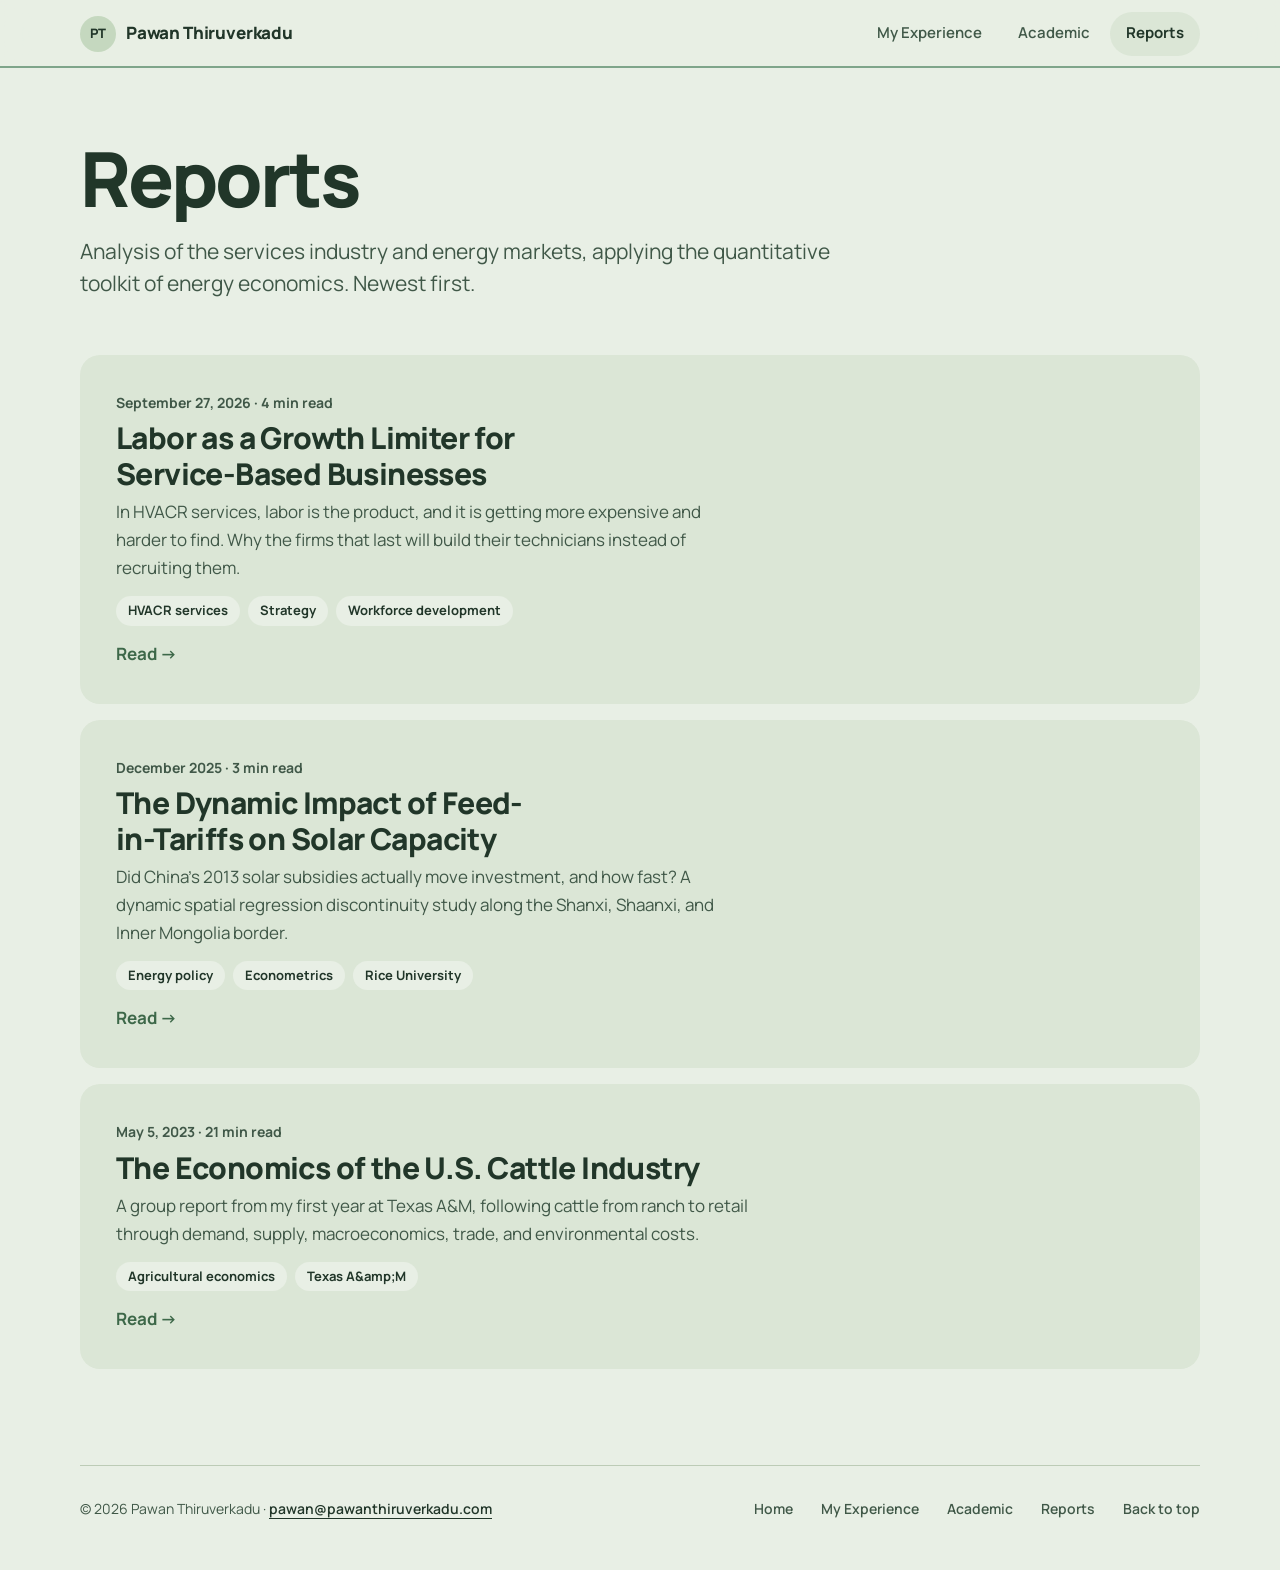
<file: writing.html>
<!doctype html>
<html lang="en">
<head>
  <meta charset="utf-8">
  <meta name="viewport" content="width=device-width, initial-scale=1">
  <title>Reports on the Services Industry · Pawan Thiruverkadu</title>
  <meta name="description" content="Analysis of the services industry and energy markets by Pawan Thiruverkadu, applying the quantitative toolkit of energy economics.">
  <meta name="theme-color" content="#e8efe5" media="(prefers-color-scheme: light)">
  <meta name="theme-color" content="#141c17" media="(prefers-color-scheme: dark)">
  <link rel="preconnect" href="https://fonts.googleapis.com">
  <link rel="preconnect" href="https://fonts.gstatic.com" crossorigin>
  <link href="https://fonts.googleapis.com/css2?family=Manrope:wght@400;500;600;700;800&display=swap" rel="stylesheet">
  <link rel="stylesheet" href="styles.css">
  <script>document.documentElement.classList.add('js')</script>
  <!-- seo:start -->
  <link rel="canonical" href="https://pawanthiruverkadu.com/writing.html">
  <meta name="author" content="Pawan Thiruverkadu">
  <meta property="og:site_name" content="Pawan Thiruverkadu">
  <meta property="og:type" content="website">
  <meta property="og:url" content="https://pawanthiruverkadu.com/writing.html">
  <meta property="og:title" content="Reports on the Services Industry · Pawan Thiruverkadu">
  <meta property="og:description" content="Analysis of the services industry and energy markets by Pawan Thiruverkadu, applying the quantitative toolkit of energy economics.">
  <meta property="og:image" content="https://pawanthiruverkadu.com/assets/og-image.png">
  <meta property="og:image:width" content="1200">
  <meta property="og:image:height" content="630">
  <meta name="twitter:card" content="summary_large_image">
  <meta name="twitter:title" content="Reports on the Services Industry · Pawan Thiruverkadu">
  <meta name="twitter:description" content="Analysis of the services industry and energy markets by Pawan Thiruverkadu, applying the quantitative toolkit of energy economics.">
  <meta name="twitter:image" content="https://pawanthiruverkadu.com/assets/og-image.png">
  <link rel="alternate" type="application/rss+xml" title="Pawan Thiruverkadu · Reports" href="https://pawanthiruverkadu.com/feed.xml">
  <script type="application/ld+json">{"@context": "https://schema.org", "@type": "Blog", "name": "Pawan Thiruverkadu · Reports", "url": "https://pawanthiruverkadu.com/writing.html", "author": {"@id": "https://pawanthiruverkadu.com/#person"}, "blogPost": [{"@type": "Article", "headline": "Labor as a Growth Limiter for Service-Based Businesses", "url": "https://pawanthiruverkadu.com/writing/labor-as-a-growth-limiter.html", "datePublished": "2026-09-27"}, {"@type": "Article", "headline": "The Dynamic Impact of Feed-in-Tariffs on Solar Capacity", "url": "https://pawanthiruverkadu.com/writing/feed-in-tariffs-solar-capacity.html", "datePublished": "2025-12-01"}, {"@type": "Article", "headline": "The Economics of the U.S. Cattle Industry", "url": "https://pawanthiruverkadu.com/writing/cattle-industry-economics.html", "datePublished": "2023-05-05"}]}</script>
  <!-- seo:end -->
</head>
<body>
  <a class="skip" href="#main">Skip to content</a>

  <header class="site-header">
    <a class="wordmark" href="./" aria-label="Pawan Thiruverkadu, home"><span class="wordmark__mark" aria-hidden="true">PT</span><span class="wordmark__name">Pawan Thiruverkadu</span></a>
    <nav aria-label="Sections">
      <ul class="nav">
        <li><a class="nav__item nav__link" href="professional.html">My Experience</a></li>
        <li><a class="nav__item nav__link" href="academic.html">Academic</a></li>
        <li><a class="nav__item nav__link" href="writing.html" aria-current="page">Reports</a></li>
      </ul>
    </nav>
  </header>

  <main id="main">
    <header class="page-head">
      <h1 class="page-head__title"><span class="line"><span>Reports</span></span></h1>
      <p class="page-head__lead">
        Analysis of the services industry and energy markets, applying the quantitative
        toolkit of energy economics. Newest first.
      </p>
    </header>

    <section class="section section--first" aria-label="All reports">
      <ol class="posts" id="posts">
        <li>
          <a class="post-card" href="writing/labor-as-a-growth-limiter.html">
            <span class="post-card__date"><time datetime="2026-09-27">September 27, 2026</time> · 4 min read</span>
            <h2 class="post-card__title">Labor as a Growth Limiter for Service-Based Businesses</h2>
            <p class="post-card__summary">In HVACR services, labor is the product, and it is getting more expensive and harder to find. Why the firms that last will build their technicians instead of recruiting them.</p>
            <ul class="post-card__tags"><li>HVACR services</li><li>Strategy</li><li>Workforce development</li></ul>
            <span class="post-card__cta">Read <span aria-hidden="true">→</span></span>
          </a>
        </li>
        <li>
          <a class="post-card" href="writing/feed-in-tariffs-solar-capacity.html">
            <span class="post-card__date"><time datetime="2025-12">December 2025</time> · 3 min read</span>
            <h2 class="post-card__title">The Dynamic Impact of Feed-in-Tariffs on Solar Capacity</h2>
            <p class="post-card__summary">Did China’s 2013 solar subsidies actually move investment, and how fast? A dynamic spatial regression discontinuity study along the Shanxi, Shaanxi, and Inner Mongolia border.</p>
            <ul class="post-card__tags"><li>Energy policy</li><li>Econometrics</li><li>Rice University</li></ul>
            <span class="post-card__cta">Read <span aria-hidden="true">→</span></span>
          </a>
        </li>
        <li>
          <a class="post-card" href="writing/cattle-industry-economics.html">
            <span class="post-card__date"><time datetime="2023-05-05">May 5, 2023</time> · 21 min read</span>
            <h2 class="post-card__title">The Economics of the U.S. Cattle Industry</h2>
            <p class="post-card__summary">A group report from my first year at Texas A&amp;M, following cattle from ranch to retail through demand, supply, macroeconomics, trade, and environmental costs.</p>
            <ul class="post-card__tags"><li>Agricultural economics</li><li>Texas A&amp;amp;M</li></ul>
            <span class="post-card__cta">Read <span aria-hidden="true">→</span></span>
          </a>
        </li>
      </ol>
      <div class="posts-empty" id="posts-empty" hidden>
        <p class="posts-empty__title">The first piece is on its way.</p>
        <p>In the meantime, my published papers are on the <a class="inline-link" href="academic.html#research">Academic page</a>.</p>
      </div>
    </section>
  </main>

  <footer class="footer">
    <div class="footer__inner">
      <p>© <span data-year>2026</span> Pawan Thiruverkadu · <a class="footer__email" href="mailto:pawan@pawanthiruverkadu.com">pawan@pawanthiruverkadu.com</a></p>
      <nav class="footer__nav" aria-label="Footer">
        <a href="./">Home</a>
        <a href="professional.html">My Experience</a>
        <a href="academic.html">Academic</a>
        <a href="writing.html">Reports</a>
        <a href="#main">Back to top</a>
      </nav>
    </div>
  </footer>
  <script src="main.js" defer></script>
  <!-- Cloudflare Web Analytics --><script type='module' src='https://static.cloudflareinsights.com/beacon.min.js' data-cf-beacon='{"token": "b417369bd2e442e49e68848e48f6c217"}'></script><!-- End Cloudflare Web Analytics -->
</body>
</html>
</file>
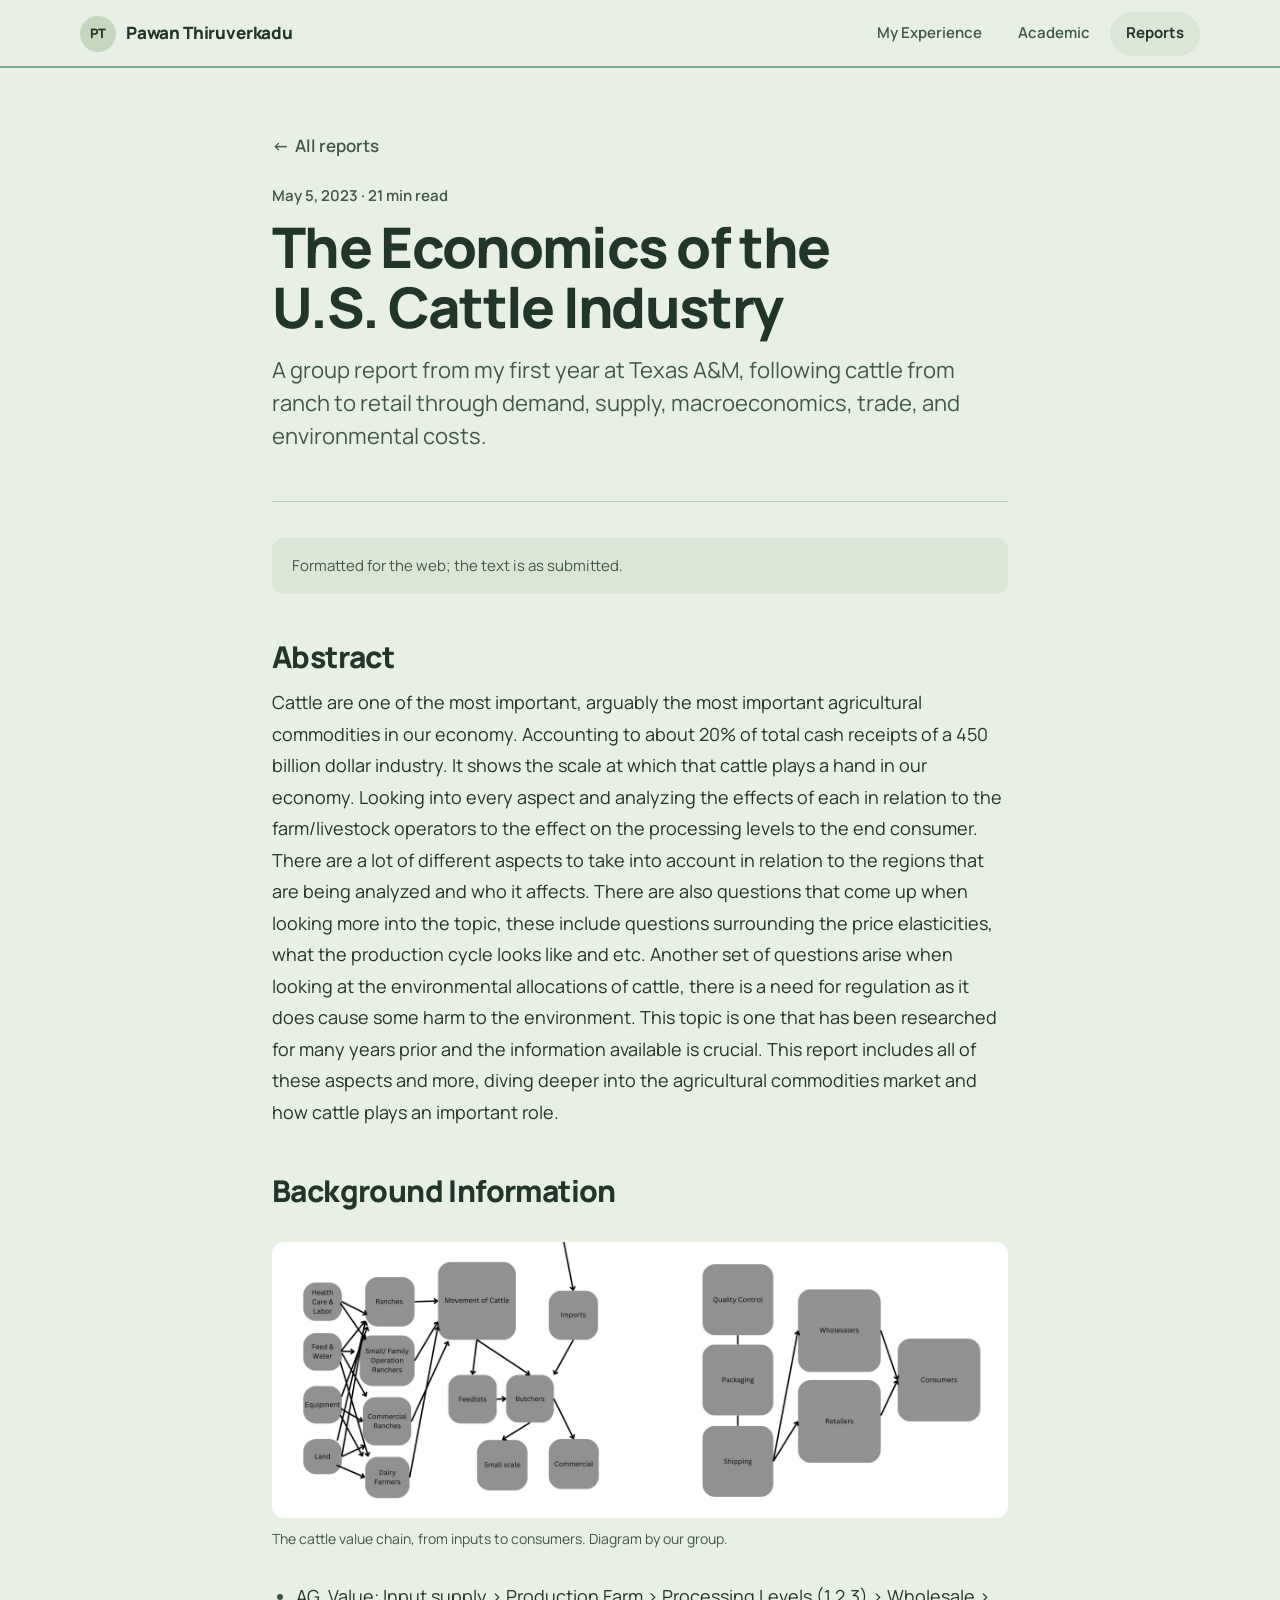
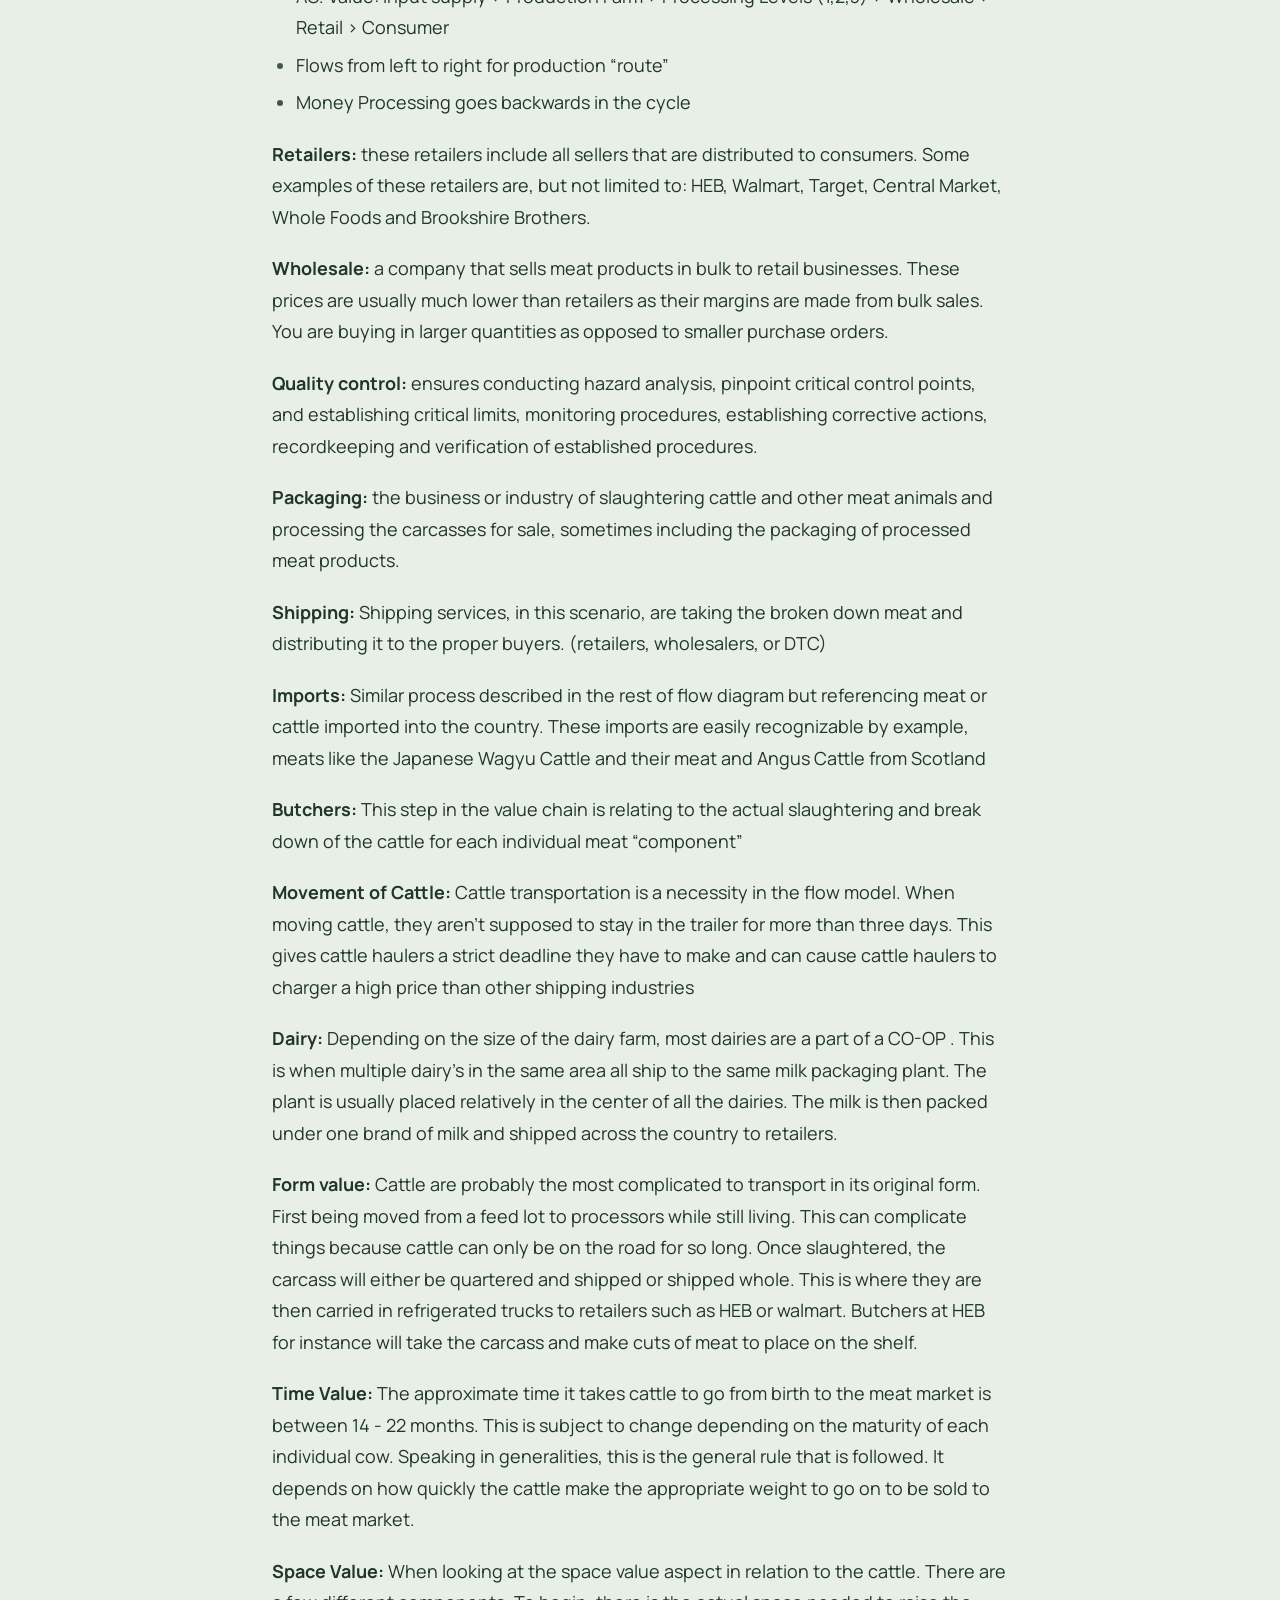
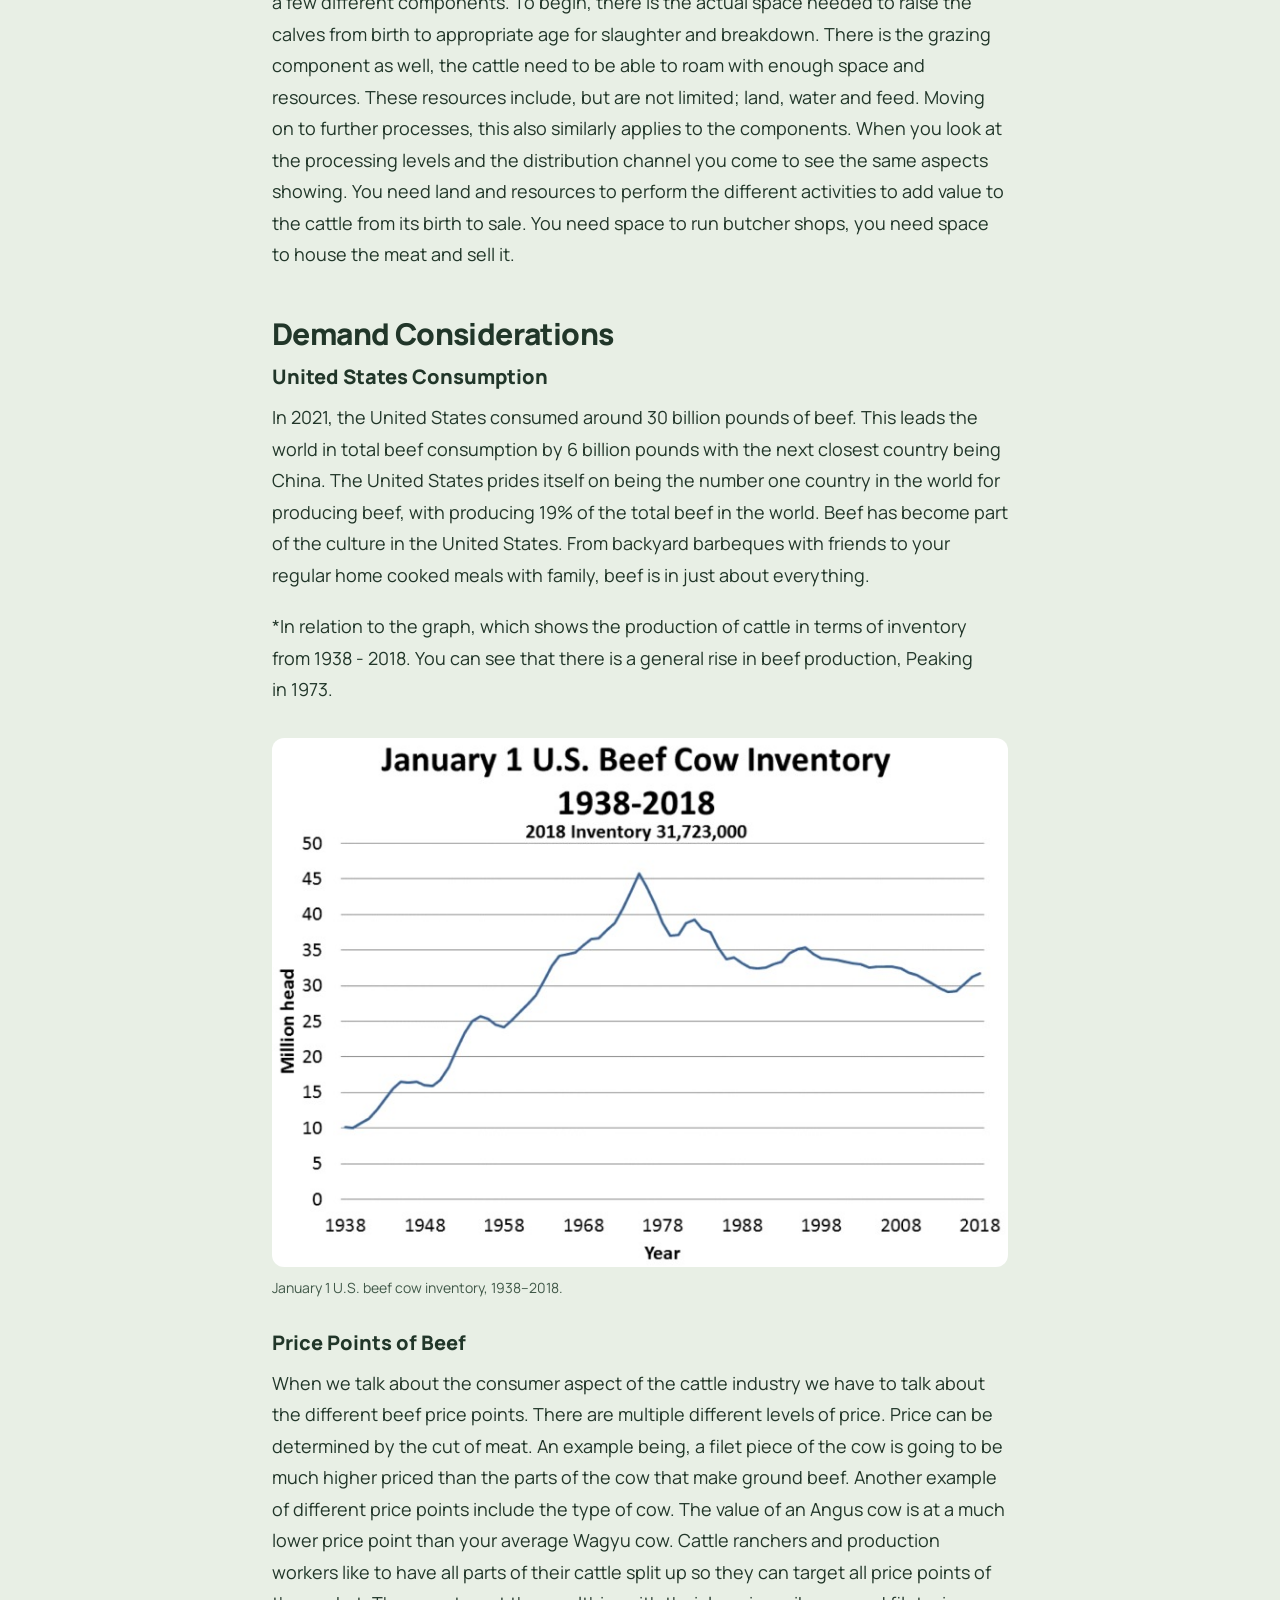
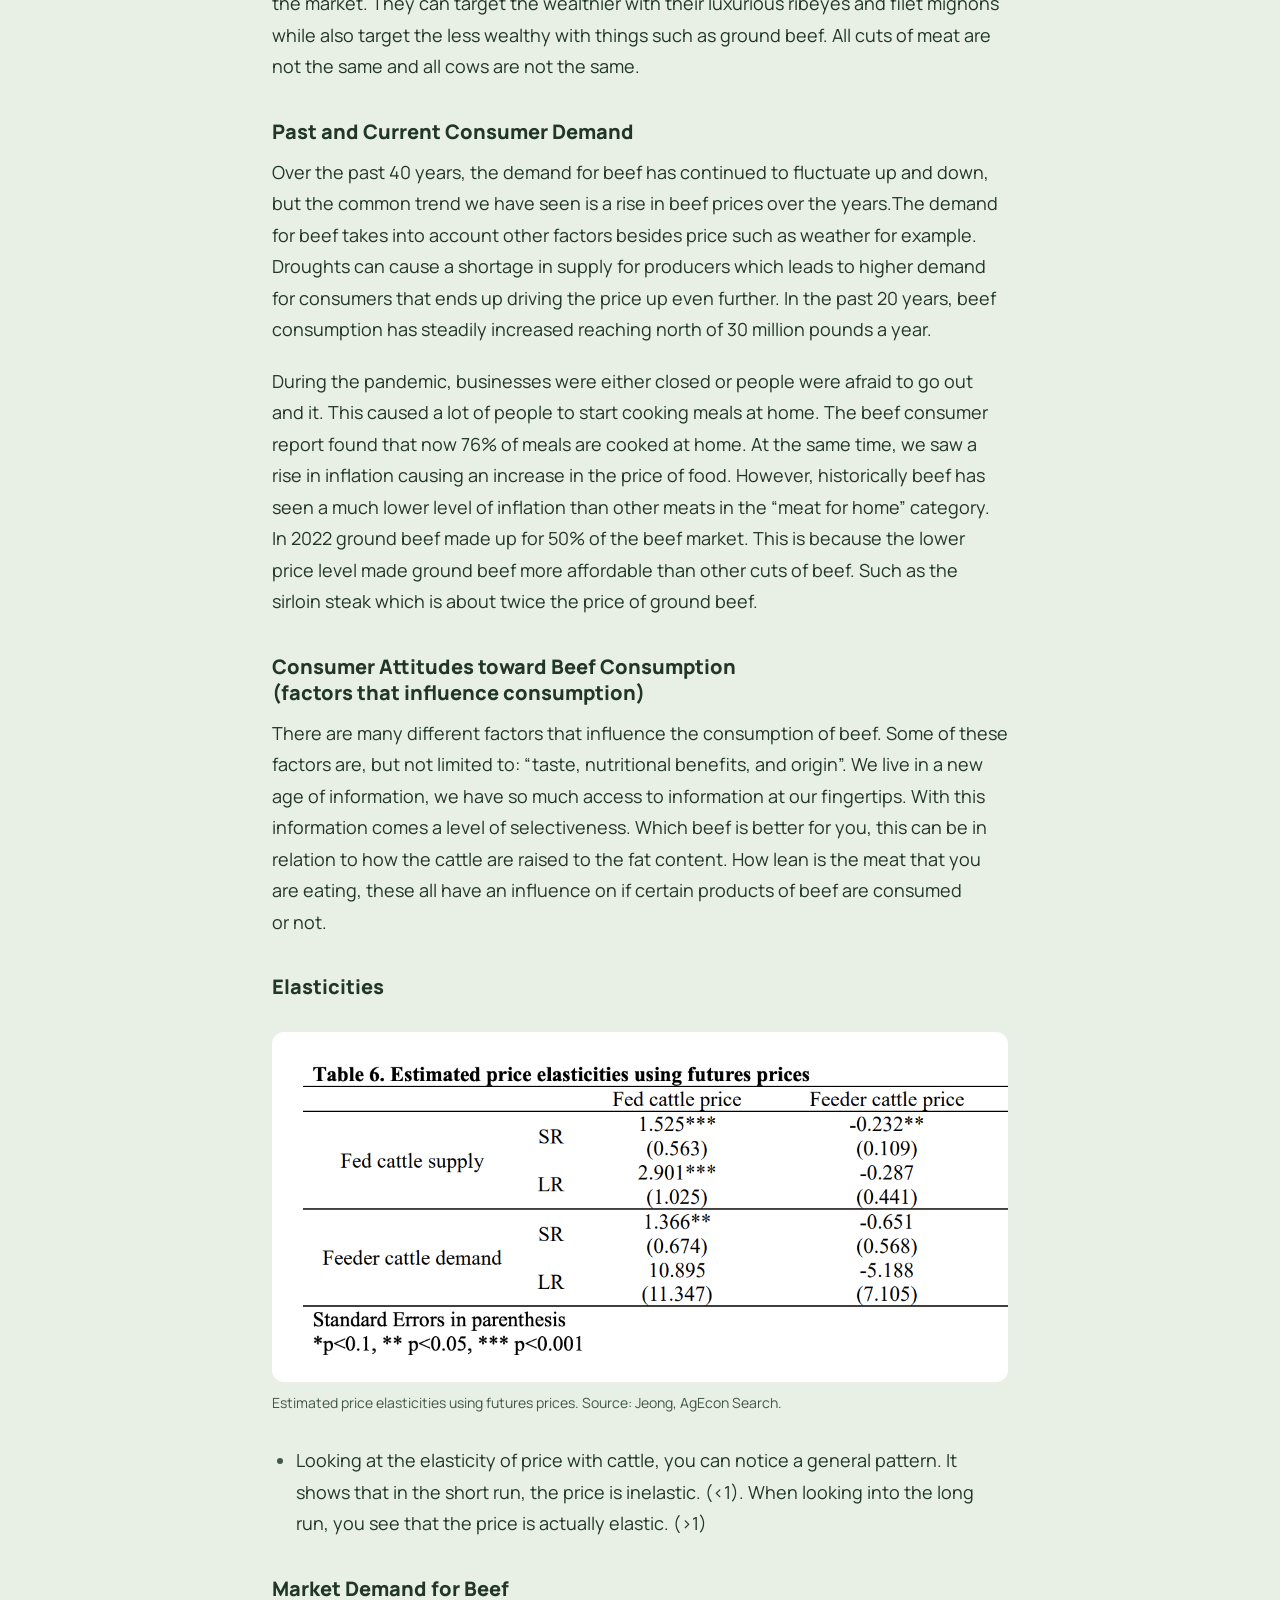
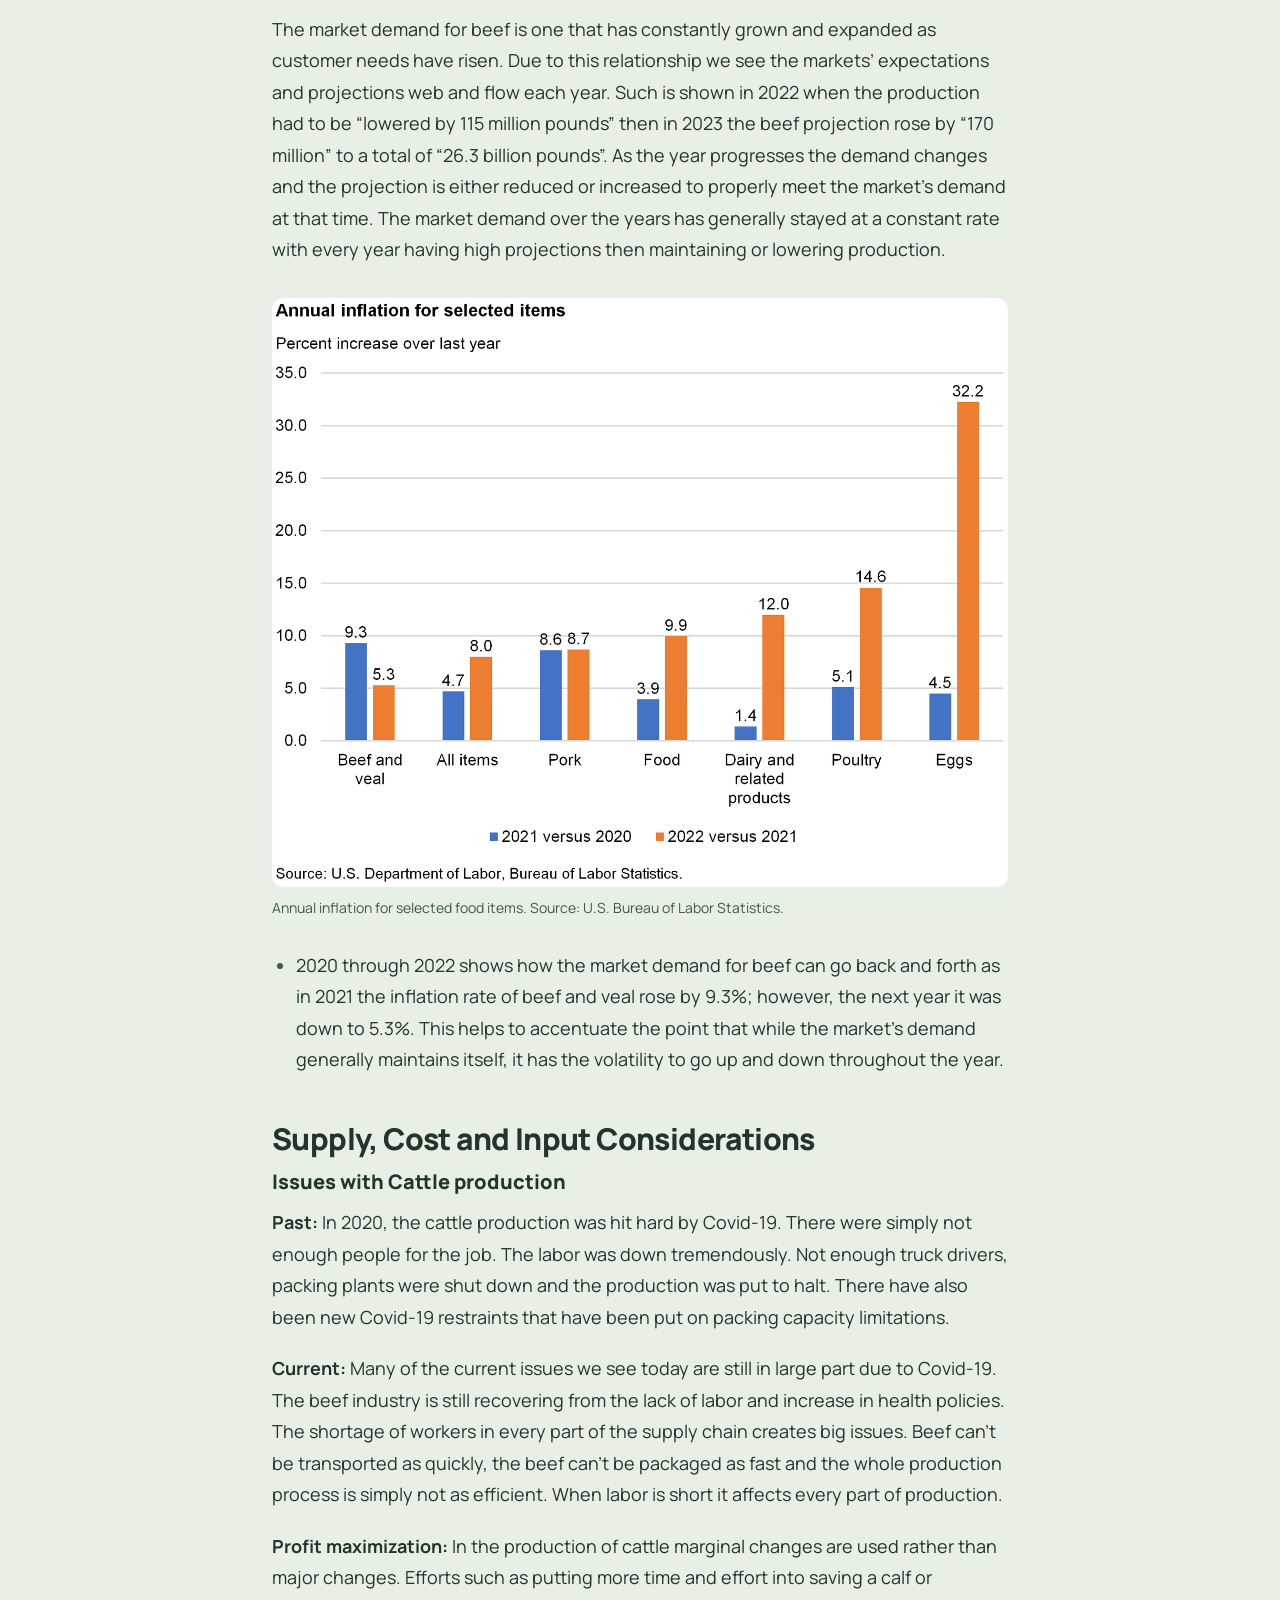
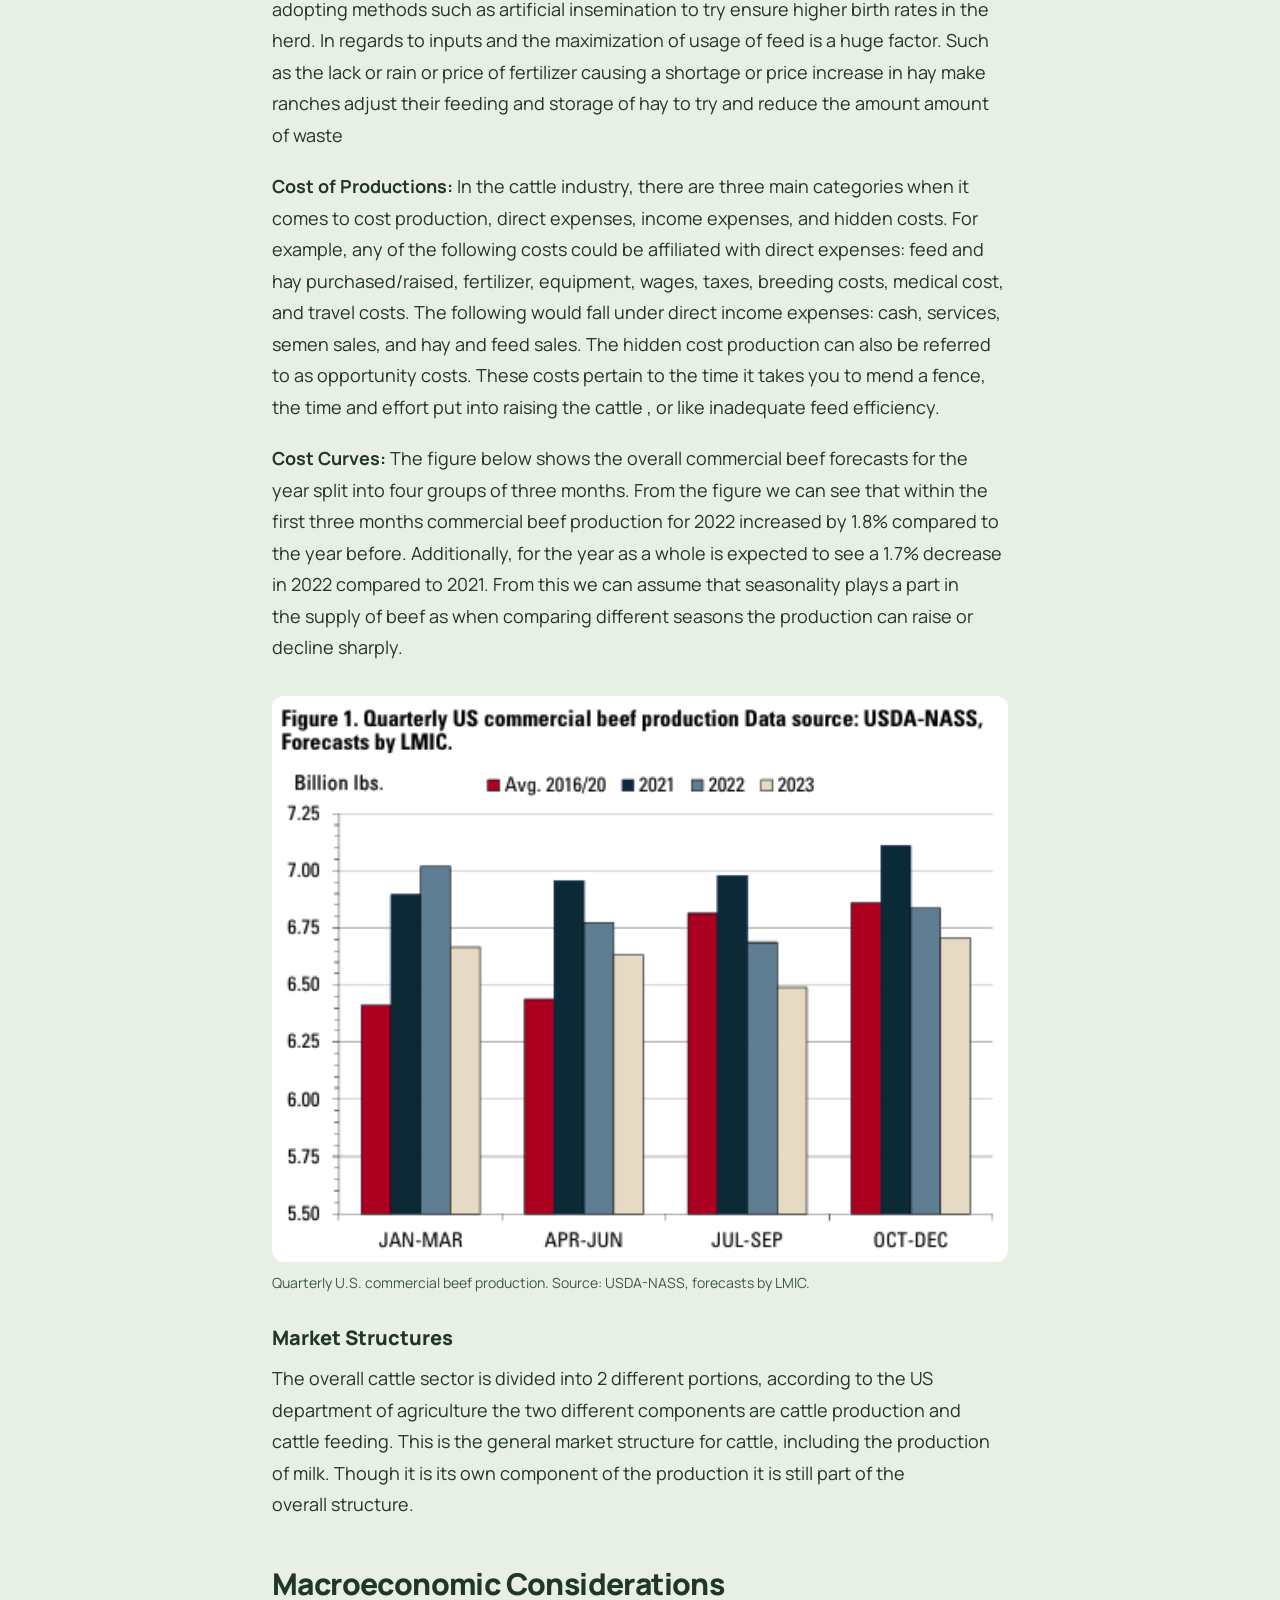
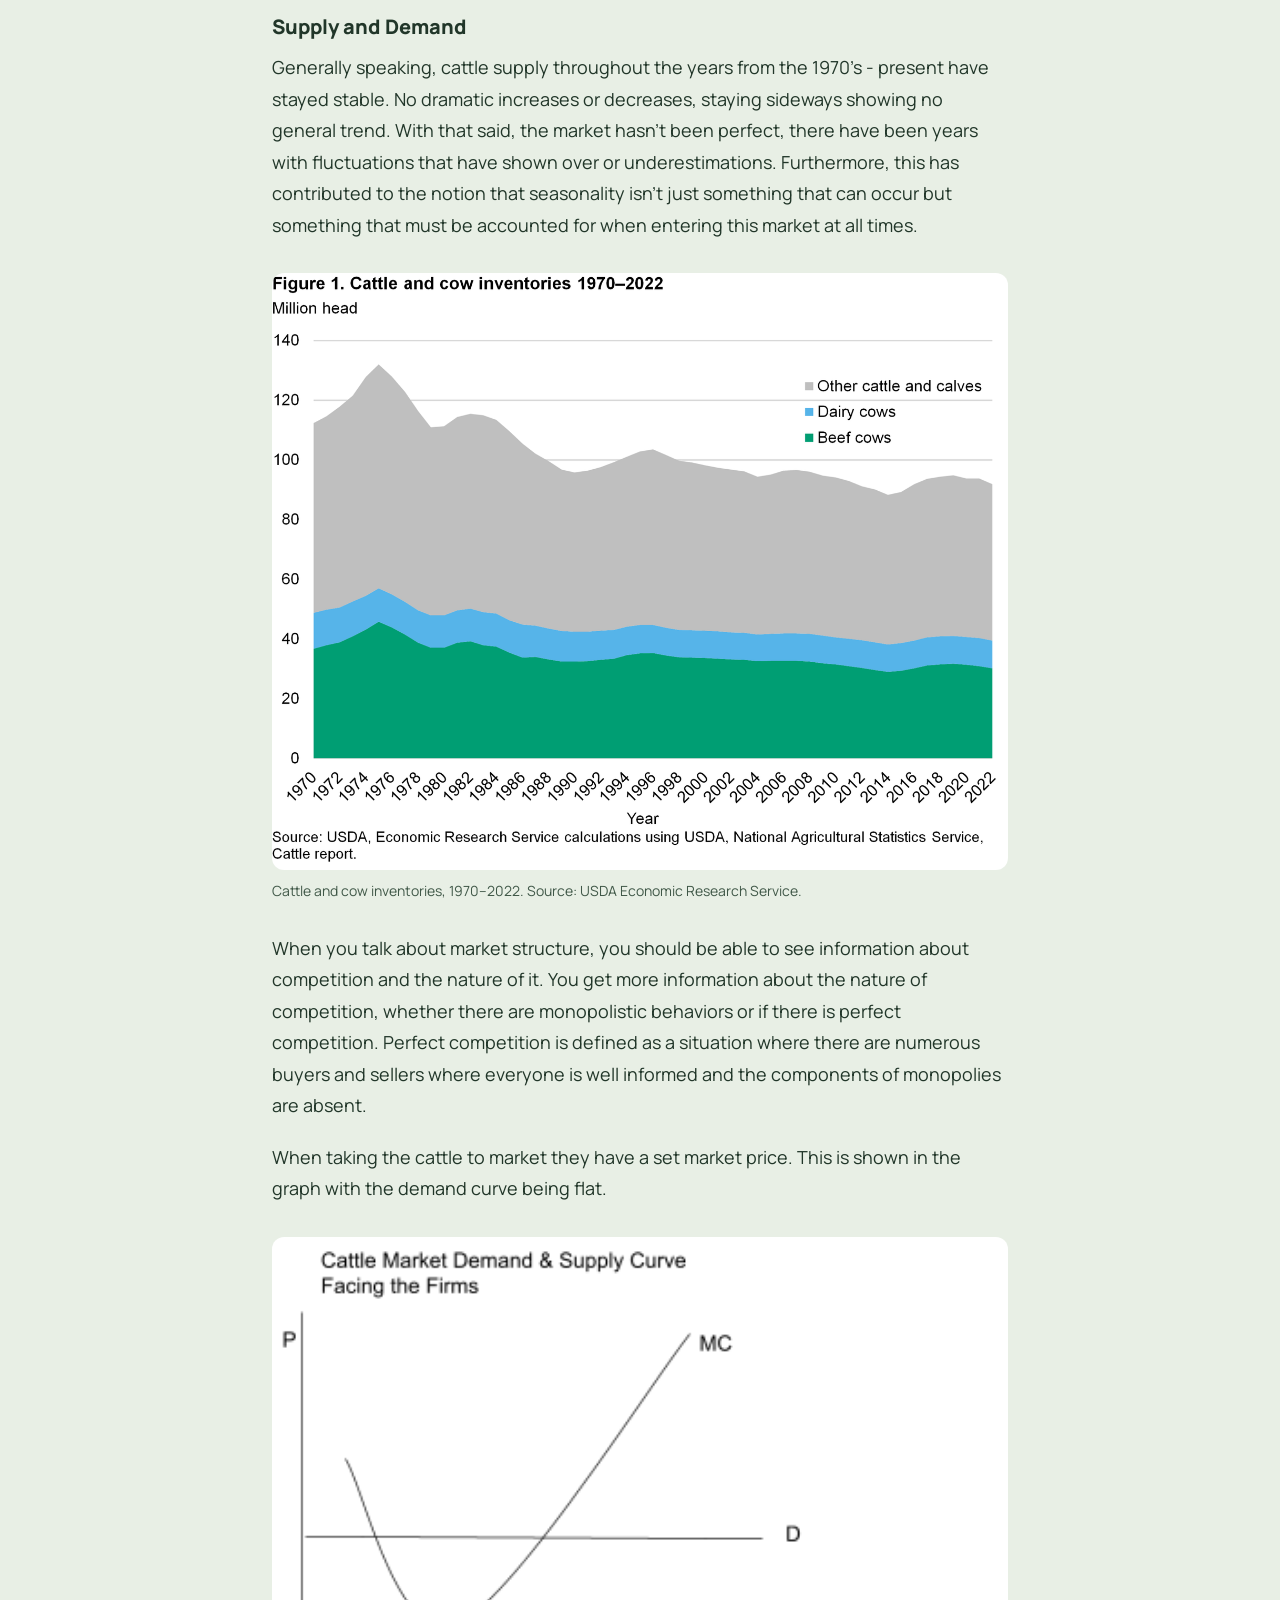
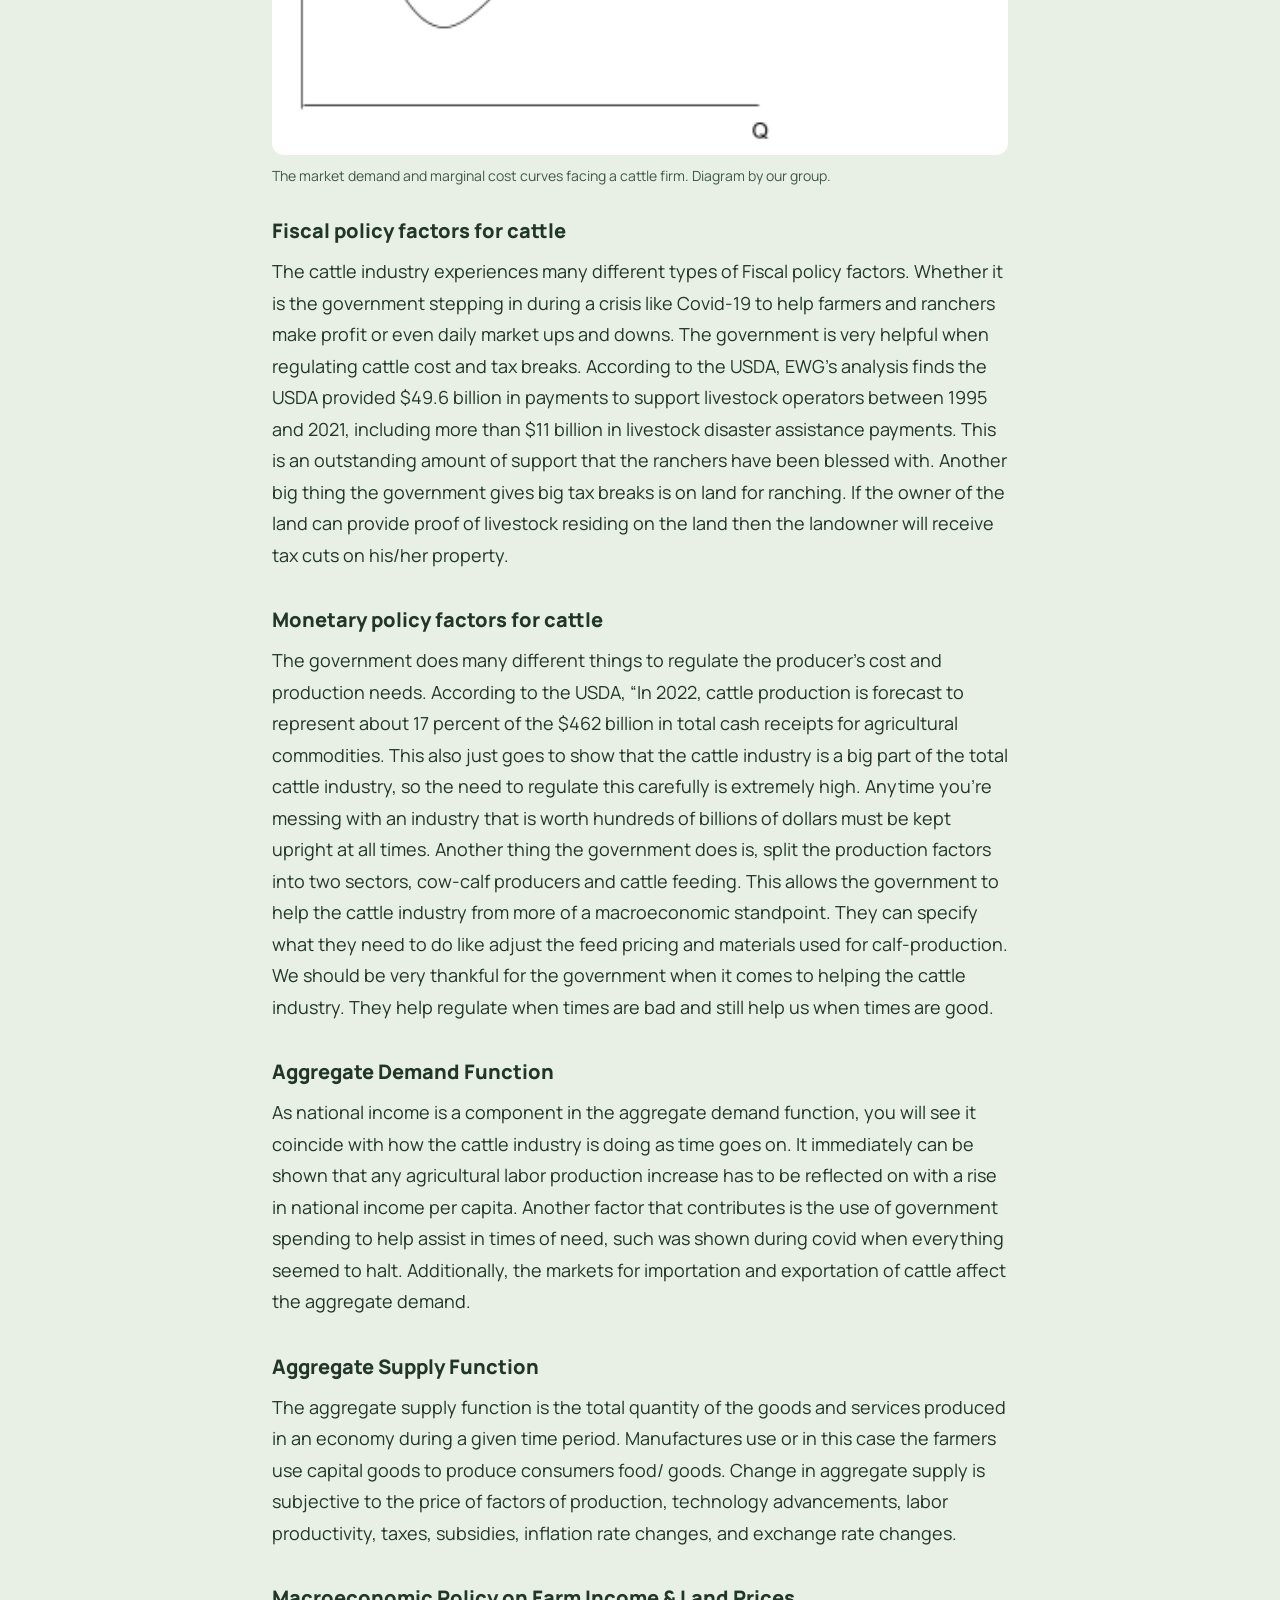
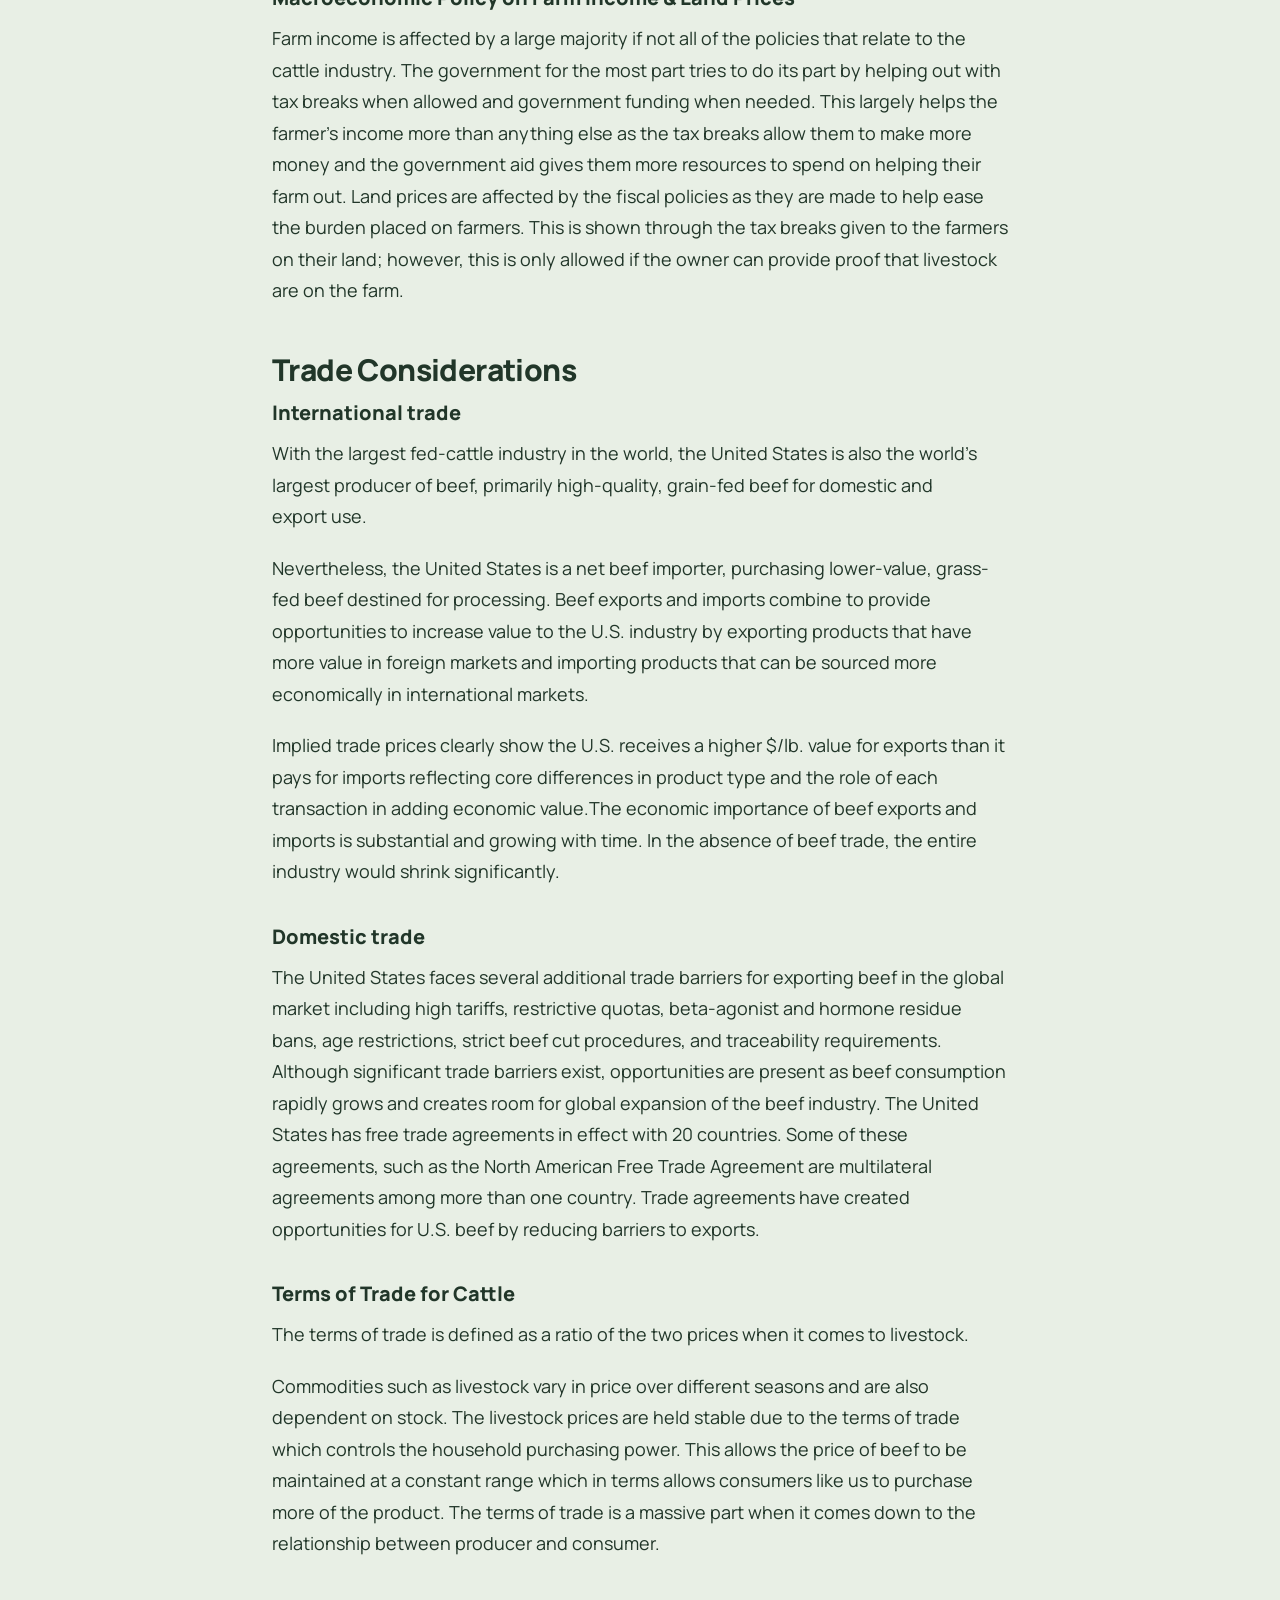
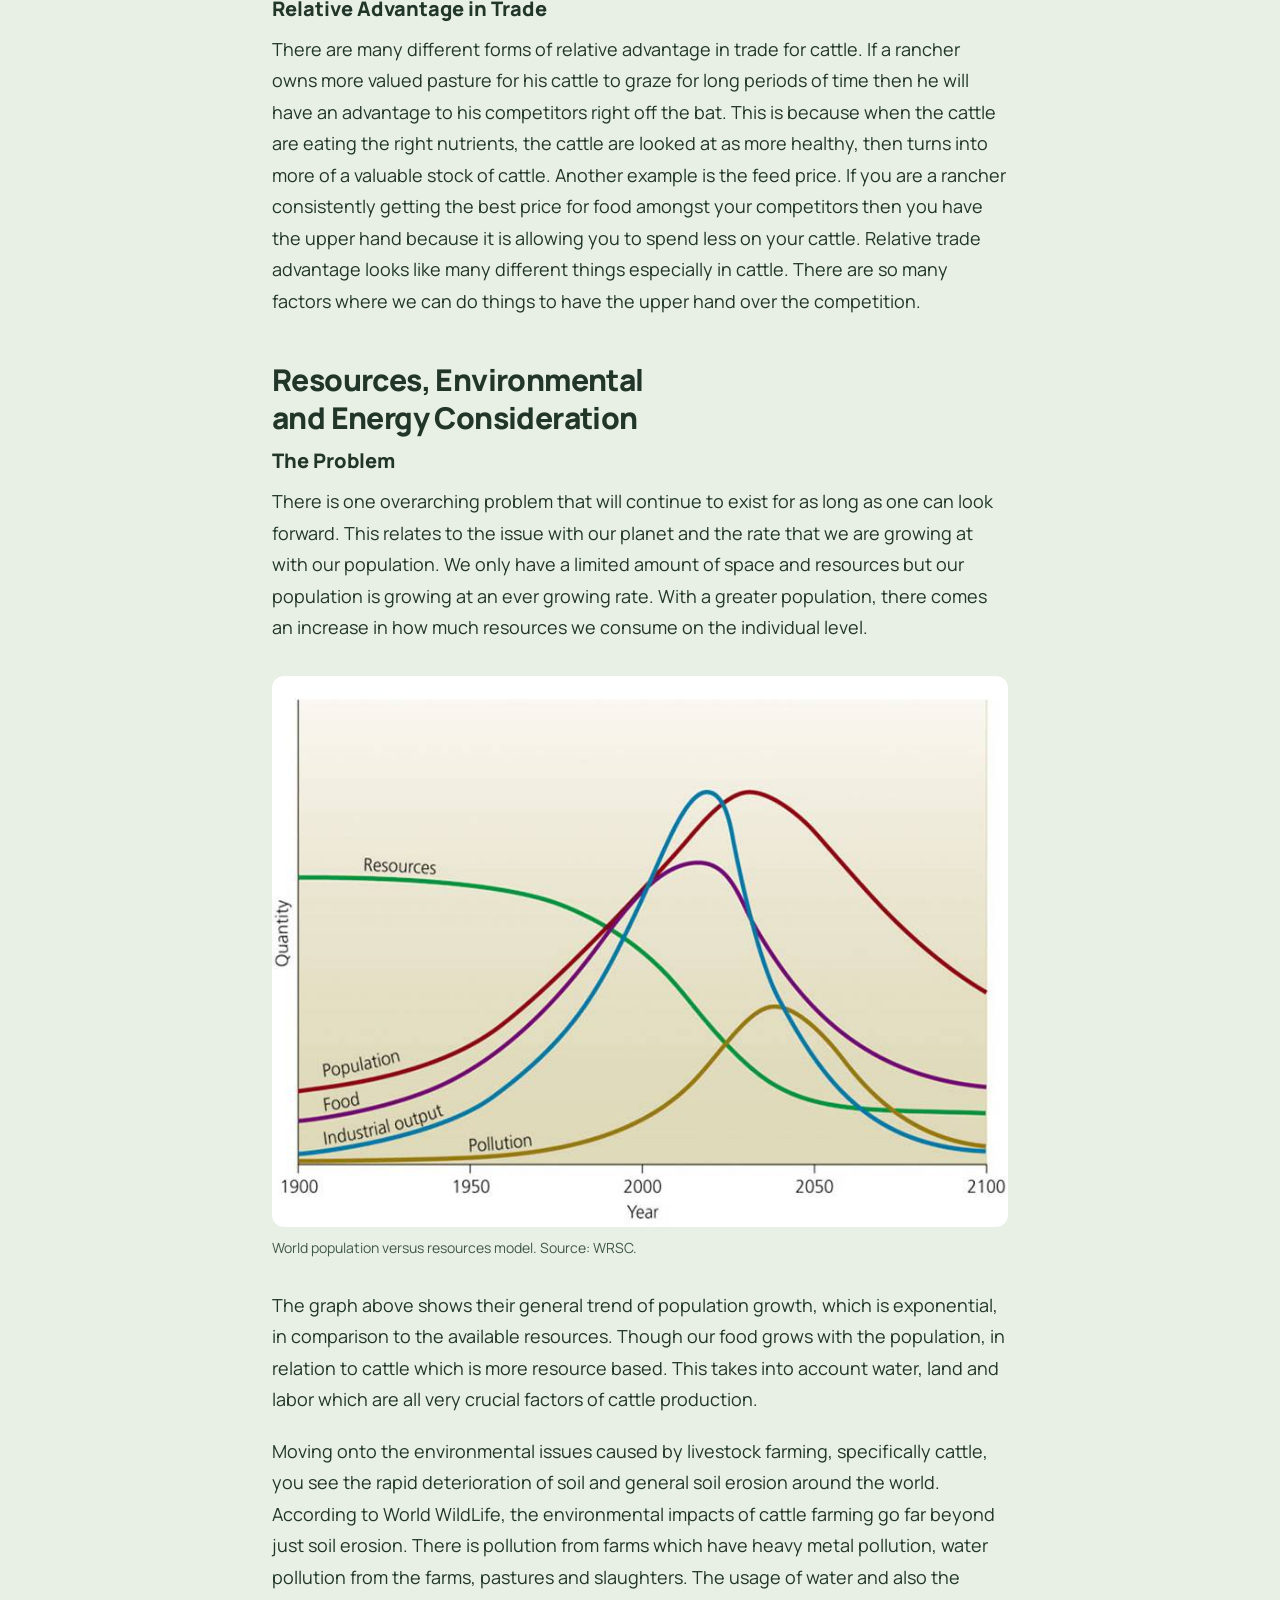
<file: writing/cattle-industry-economics.html>
<!doctype html>
<html lang="en">
<head>
  <meta charset="utf-8">
  <meta name="viewport" content="width=device-width, initial-scale=1">
  <title>The Economics of the U.S. Cattle Industry · Pawan Thiruverkadu</title>
  <meta name="description" content="A group report from my first year at Texas A&amp;M, following cattle from ranch to retail through demand, supply, macroeconomics, trade, and environmental costs.">
  <meta name="theme-color" content="#e8efe5" media="(prefers-color-scheme: light)">
  <meta name="theme-color" content="#141c17" media="(prefers-color-scheme: dark)">
  <link rel="preconnect" href="https://fonts.googleapis.com">
  <link rel="preconnect" href="https://fonts.gstatic.com" crossorigin>
  <link href="https://fonts.googleapis.com/css2?family=Manrope:wght@400;500;600;700;800&display=swap" rel="stylesheet">
  <meta name="keywords" content="Agricultural economics, Texas A&amp;M">
  <link rel="stylesheet" href="../styles.css">
  <script>document.documentElement.classList.add('js')</script>
  <!-- seo:start -->
  <link rel="canonical" href="https://pawanthiruverkadu.com/writing/cattle-industry-economics.html">
  <meta name="author" content="Pawan Thiruverkadu">
  <meta property="og:site_name" content="Pawan Thiruverkadu">
  <meta property="og:type" content="article">
  <meta property="og:url" content="https://pawanthiruverkadu.com/writing/cattle-industry-economics.html">
  <meta property="og:title" content="The Economics of the U.S. Cattle Industry">
  <meta property="og:description" content="A group report from my first year at Texas A&amp;M, following cattle from ranch to retail through demand, supply, macroeconomics, trade, and environmental costs.">
  <meta property="og:image" content="https://pawanthiruverkadu.com/assets/og-image.png">
  <meta property="og:image:width" content="1200">
  <meta property="og:image:height" content="630">
  <meta name="twitter:card" content="summary_large_image">
  <meta name="twitter:title" content="The Economics of the U.S. Cattle Industry">
  <meta name="twitter:description" content="A group report from my first year at Texas A&amp;M, following cattle from ranch to retail through demand, supply, macroeconomics, trade, and environmental costs.">
  <meta name="twitter:image" content="https://pawanthiruverkadu.com/assets/og-image.png">
  <link rel="alternate" type="application/rss+xml" title="Pawan Thiruverkadu · Reports" href="https://pawanthiruverkadu.com/feed.xml">
  <script type="application/ld+json">{"@context": "https://schema.org", "@type": "Article", "headline": "The Economics of the U.S. Cattle Industry", "description": "A group report from my first year at Texas A&M, following cattle from ranch to retail through demand, supply, macroeconomics, trade, and environmental costs.", "datePublished": "2023-05-05", "author": {"@id": "https://pawanthiruverkadu.com/#person", "@type": "Person", "name": "Pawan Thiruverkadu", "url": "https://pawanthiruverkadu.com/"}, "mainEntityOfPage": "https://pawanthiruverkadu.com/writing/cattle-industry-economics.html", "image": "https://pawanthiruverkadu.com/assets/og-image.png", "keywords": ["Agricultural economics", "Texas A&amp;M"]}</script>
  <!-- seo:end -->
</head>
<body>
  <a class="skip" href="#main">Skip to content</a>

  <header class="site-header">
    <a class="wordmark" href="../" aria-label="Pawan Thiruverkadu, home"><span class="wordmark__mark" aria-hidden="true">PT</span><span class="wordmark__name">Pawan Thiruverkadu</span></a>
    <nav aria-label="Sections">
      <ul class="nav">
        <li><a class="nav__item nav__link" href="../professional.html">My Experience</a></li>
        <li><a class="nav__item nav__link" href="../academic.html">Academic</a></li>
        <li><a class="nav__item nav__link" href="../writing.html" aria-current="page">Reports</a></li>
      </ul>
    </nav>
  </header>

  <main id="main" class="post">
    <header class="post__head">
      <a class="post__back" href="../writing.html"><span aria-hidden="true">←</span> All reports</a>
      <p class="post__meta"><time datetime="2023-05-05">May 5, 2023</time><span class="post__readtime" data-readtime> · 21 min read</span></p>
      <h1 class="post__title">The Economics of the U.S. Cattle Industry</h1>
      <p class="post__dek">A group report from my first year at Texas A&amp;M, following cattle from ranch to retail through demand, supply, macroeconomics, trade, and environmental costs.</p>
    </header>

    <article class="prose" id="post-body" data-prerendered>
<p><em>Formatted for the web; the text is as submitted.</em></p>
<h2>Abstract</h2>
<p>Cattle are one of the most important, arguably the most important agricultural commodities in our economy. Accounting to about 20% of total cash receipts of a 450 billion dollar industry. It shows the scale at which that cattle plays a hand in our economy. Looking into every aspect and analyzing the effects of each in relation to the farm/livestock operators to the effect on the processing levels to the end consumer. There are a lot of different aspects to take into account in relation to the regions that are being analyzed and who it affects. There are also questions that come up when looking more into the topic, these include questions surrounding the price elasticities, what the production cycle looks like and etc. Another set of questions arise when looking at the environmental allocations of cattle, there is a need for regulation as it does cause some harm to the environment. This topic is one that has been researched for many years prior and the information available is crucial. This report includes all of these aspects and more, diving deeper into the agricultural commodities market and how cattle plays an important role.</p>
<h2>Background Information</h2>
<p><img loading="lazy" decoding="async" alt="Flow diagram of the cattle value chain: health care, feed, equipment and land feed into ranches and dairy farms, then movement of cattle, feedlots, butchers, quality control, packaging and shipping, wholesalers and retailers, and finally consumers." src="images/cattle/value-chain.png" />
<em>The cattle value chain, from inputs to consumers. Diagram by our group.</em></p>
<ul>
<li>AG. Value: Input supply &gt; Production Farm &gt; Processing Levels (1,2,3) &gt; Wholesale &gt; Retail &gt; Consumer</li>
<li>Flows from left to right for production “route”</li>
<li>Money Processing goes backwards in the cycle</li>
</ul>
<p><strong>Retailers:</strong> these retailers include all sellers that are distributed to consumers. Some examples of these retailers are, but not limited to: HEB, Walmart, Target, Central Market, Whole Foods and Brookshire Brothers.</p>
<p><strong>Wholesale:</strong> a company that sells meat products in bulk to retail businesses. These prices are usually much lower than retailers as their margins are made from bulk sales. You are buying in larger quantities as opposed to smaller purchase orders.</p>
<p><strong>Quality control:</strong> ensures conducting hazard analysis, pinpoint critical control points, and establishing critical limits, monitoring procedures, establishing corrective actions, recordkeeping and verification of established procedures.</p>
<p><strong>Packaging:</strong> the business or industry of slaughtering cattle and other meat animals and processing the carcasses for sale, sometimes including the packaging of processed meat products.</p>
<p><strong>Shipping:</strong> Shipping services, in this scenario, are taking the broken down meat and distributing it to the proper buyers. (retailers, wholesalers, or DTC)</p>
<p><strong>Imports:</strong> Similar process described in the rest of flow diagram but referencing meat or cattle imported into the country. These imports are easily recognizable by example, meats like the Japanese Wagyu Cattle and their meat and Angus Cattle from Scotland</p>
<p><strong>Butchers:</strong> This step in the value chain is relating to the actual slaughtering and break down of the cattle for each individual meat “component”</p>
<p><strong>Movement of Cattle:</strong> Cattle transportation is a necessity in the flow model. When moving cattle, they aren’t supposed to stay in the trailer for more than three days. This gives cattle haulers a strict deadline they have to make and can cause cattle haulers to charger a high price than other shipping industries</p>
<p><strong>Dairy:</strong> Depending on the size of the dairy farm, most dairies are a part of a CO-OP . This is when multiple dairy’s in the same area all ship to the same milk packaging plant. The plant is usually placed relatively in the center of all the dairies. The milk is then packed under one brand of milk and shipped across the country to retailers.</p>
<p><strong>Form value:</strong> Cattle are probably the most complicated to transport in its original form. First being moved from a feed lot to processors while still living. This can complicate things because cattle can only be on the road for so long. Once slaughtered, the carcass will either be quartered and shipped or shipped whole. This is where they are then carried in refrigerated trucks to retailers such as HEB or walmart. Butchers at HEB for instance will take the carcass and make cuts of meat to place on the shelf.</p>
<p><strong>Time Value:</strong> The approximate time it takes cattle to go from birth to the meat market is between 14 - 22 months. This is subject to change depending on the maturity of each individual cow. Speaking in generalities, this is the general rule that is followed. It depends on how quickly the cattle make the appropriate weight to go on to be sold to the meat market.</p>
<p><strong>Space Value:</strong> When looking at the space value aspect in relation to the cattle. There are a few different components. To begin, there is the actual space needed to raise the calves from birth to appropriate age for slaughter and breakdown. There is the grazing component as well, the cattle need to be able to roam with enough space and resources. These resources include, but are not limited; land, water and feed. Moving on to further processes, this also similarly applies to the components. When you look at the processing levels and the distribution channel you come to see the same aspects showing. You need land and resources to perform the different activities to add value to the cattle from its birth to sale. You need space to run butcher shops, you need space to house the meat and sell it.</p>
<h2>Demand Considerations</h2>
<h3>United States Consumption</h3>
<p>In 2021, the United States consumed around 30 billion pounds of beef. This leads the world in total beef consumption by 6 billion pounds with the next closest country being China. The United States prides itself on being the number one country in the world for producing beef, with producing 19% of the total beef in the world. Beef has become part of the culture in the United States. From backyard barbeques with friends to your regular home cooked meals with family, beef is in just about everything.</p>
<p>*In relation to the graph, which shows the production of cattle in terms of inventory from 1938 - 2018. You can see that there is a general rise in beef production, Peaking in 1973.</p>
<p><img loading="lazy" decoding="async" alt="Line chart of January 1 U.S. beef cow inventory from 1938 to 2018, peaking near 45 million head in the mid-1970s and ending at about 31.7 million in 2018." src="images/cattle/beef-cow-inventory-1938-2018.png" />
<em>January 1 U.S. beef cow inventory, 1938–2018.</em></p>
<h3>Price Points of Beef</h3>
<p>When we talk about the consumer aspect of the cattle industry we have to talk about the different beef price points. There are multiple different levels of price. Price can be determined by the cut of meat. An example being, a filet piece of the cow is going to be much higher priced than the parts of the cow that make ground beef. Another example of different price points include the type of cow. The value of an Angus cow is at a much lower price point than your average Wagyu cow. Cattle ranchers and production workers like to have all parts of their cattle split up so they can target all price points of the market. They can target the wealthier with their luxurious ribeyes and filet mignons while also target the less wealthy with things such as ground beef. All cuts of meat are not the same and all cows are not the same.</p>
<h3>Past and Current Consumer Demand</h3>
<p>Over the past 40 years, the demand for beef has continued to fluctuate up and down, but the common trend we have seen is a rise in beef prices over the years.The demand for beef takes into account other factors besides price such as weather for example. Droughts can cause a shortage in supply for producers which leads to higher demand for consumers that ends up driving the price up even further. In the past 20 years, beef consumption has steadily increased reaching north of 30 million pounds a year.</p>
<p>During the pandemic, businesses were either closed or people were afraid to go out and it. This caused a lot of people to start cooking meals at home. The beef consumer report found that now 76% of meals are cooked at home. At the same time, we saw a rise in inflation causing an increase in the price of food. However, historically beef has seen a much lower level of inflation than other meats in the “meat for home” category. In 2022 ground beef made up for 50% of the beef market. This is because the lower price level made ground beef more affordable than other cuts of beef. Such as the sirloin steak which is about twice the price of ground beef.</p>
<h3>Consumer Attitudes toward Beef Consumption (factors that influence consumption)</h3>
<p>There are many different factors that influence the consumption of beef. Some of these factors are, but not limited to: “taste, nutritional benefits, and origin”. We live in a new age of information, we have so much access to information at our fingertips. With this information comes a level of selectiveness. Which beef is better for you, this can be in relation to how the cattle are raised to the fat content. How lean is the meat that you are eating, these all have an influence on if certain products of beef are consumed or not.</p>
<h3>Elasticities</h3>
<p><img loading="lazy" decoding="async" alt="Table of estimated short-run and long-run price elasticities for fed cattle supply and feeder cattle demand, using futures prices." src="images/cattle/price-elasticities.png" />
<em>Estimated price elasticities using futures prices. Source: Jeong, AgEcon Search.</em></p>
<ul>
<li>Looking at the elasticity of price with cattle, you can notice a general pattern. It shows that in the short run, the price is inelastic. (&lt;1). When looking into the long run, you see that the price is actually elastic. (&gt;1)</li>
</ul>
<h3>Market Demand for Beef</h3>
<p>The market demand for beef is one that has constantly grown and expanded as customer needs have risen. Due to this relationship we see the markets’ expectations and projections web and flow each year. Such is shown in 2022 when the production had to be “lowered by 115 million pounds” then in 2023 the beef projection rose by “170 million” to a total of “26.3 billion pounds”. As the year progresses the demand changes and the projection is either reduced or increased to properly meet the market's demand at that time. The market demand over the years has generally stayed at a constant rate with every year having high projections then maintaining or lowering production.</p>
<p><img loading="lazy" decoding="async" alt="Bar chart of annual inflation for selected food items, 2021 versus 2020 and 2022 versus 2021; beef and veal rose 9.3% then 5.3%." src="images/cattle/food-inflation-2021-2022.png" />
<em>Annual inflation for selected food items. Source: U.S. Bureau of Labor Statistics.</em></p>
<ul>
<li>2020 through 2022 shows how the market demand for beef can go back and forth as in 2021 the inflation rate of beef and veal rose by 9.3%; however, the next year it was down to 5.3%. This helps to accentuate the point that while the market’s demand generally maintains itself, it has the volatility to go up and down throughout the year.</li>
</ul>
<h2>Supply, Cost and Input Considerations</h2>
<h3>Issues with Cattle production</h3>
<p><strong>Past:</strong> In 2020, the cattle production was hit hard by Covid-19. There were simply not enough people for the job. The labor was down tremendously. Not enough truck drivers, packing plants were shut down and the production was put to halt. There have also been new Covid-19 restraints that have been put on packing capacity limitations.</p>
<p><strong>Current:</strong> Many of the current issues we see today are still in large part due to Covid-19. The beef industry is still recovering from the lack of labor and increase in health policies. The shortage of workers in every part of the supply chain creates big issues. Beef can’t be transported as quickly, the beef can't be packaged as fast and the whole production process is simply not as efficient. When labor is short it affects every part of production.</p>
<p><strong>Profit maximization:</strong> In the production of cattle marginal changes are used rather than major changes. Efforts such as putting more time and effort into saving a calf or adopting methods such as artificial insemination to try ensure higher birth rates in the herd. In regards to inputs and the maximization of usage of feed is a huge factor. Such as the lack or rain or price of fertilizer causing a shortage or price increase in hay make ranches adjust their feeding and storage of hay to try and reduce the amount amount of waste</p>
<p><strong>Cost of Productions:</strong> In the cattle industry, there are three main categories when it comes to cost production, direct expenses, income expenses, and hidden costs. For example, any of the following costs could be affiliated with direct expenses: feed and hay purchased/raised, fertilizer, equipment, wages, taxes, breeding costs, medical cost, and travel costs. The following would fall under direct income expenses: cash, services, semen sales, and hay and feed sales. The hidden cost production can also be referred to as opportunity costs. These costs pertain to the time it takes you to mend a fence, the time and effort put into raising the cattle , or like inadequate feed efficiency.</p>
<p><strong>Cost Curves:</strong> The figure below shows the overall commercial beef forecasts for the year split into four groups of three months. From the figure we can see that within the first three months commercial beef production for 2022 increased by 1.8% compared to the year before. Additionally, for the year as a whole is expected to see a 1.7% decrease in 2022 compared to 2021. From this we can assume that seasonality plays a part in the supply of beef as when comparing different seasons the production can raise or decline sharply.</p>
<p><img loading="lazy" decoding="async" alt="Bar chart of quarterly U.S. commercial beef production in billion pounds for the 2016–2020 average, 2021, 2022, and 2023 forecast." src="images/cattle/quarterly-beef-production.png" />
<em>Quarterly U.S. commercial beef production. Source: USDA-NASS, forecasts by LMIC.</em></p>
<h3>Market Structures</h3>
<p>The overall cattle sector is divided into 2 different portions, according to the US department of agriculture the two different components are cattle production and cattle feeding. This is the general market structure for cattle, including the production of milk. Though it is its own component of the production it is still part of the overall structure.</p>
<h2>Macroeconomic Considerations</h2>
<h3>Supply and Demand</h3>
<p>Generally speaking, cattle supply throughout the years from the 1970’s - present have stayed stable. No dramatic increases or decreases, staying sideways showing no general trend. With that said, the market hasn’t been perfect, there have been years with fluctuations that have shown over or underestimations. Furthermore, this has contributed to the notion that seasonality isn’t just something that can occur but something that must be accounted for when entering this market at all times.</p>
<p><img loading="lazy" decoding="async" alt="Area chart of U.S. cattle and cow inventories from 1970 to 2022, split into beef cows, dairy cows, and other cattle and calves." src="images/cattle/cattle-inventories-1970-2022.png" />
<em>Cattle and cow inventories, 1970–2022. Source: USDA Economic Research Service.</em></p>
<p>When you talk about market structure, you should be able to see information about competition and the nature of it. You get more information about the nature of competition, whether there are monopolistic behaviors or if there is perfect competition. Perfect competition is defined as a situation where there are numerous buyers and sellers where everyone is well informed and the components of monopolies are absent.</p>
<p>When taking the cattle to market they have a set market price. This is shown in the graph with the demand curve being flat.</p>
<p><img loading="lazy" decoding="async" alt="Diagram of a flat demand curve facing a cattle firm, crossing a U-shaped marginal cost curve." src="images/cattle/firm-demand-and-marginal-cost.png" />
<em>The market demand and marginal cost curves facing a cattle firm. Diagram by our group.</em></p>
<h3>Fiscal policy factors for cattle</h3>
<p>The cattle industry experiences many different types of Fiscal policy factors. Whether it is the government stepping in during a crisis like Covid-19 to help farmers and ranchers make profit or even daily market ups and downs. The government is very helpful when regulating cattle cost and tax breaks. According to the USDA, EWG’s analysis finds the USDA provided $49.6 billion in payments to support livestock operators between 1995 and 2021, including more than $11 billion in livestock disaster assistance payments. This is an outstanding amount of support that the ranchers have been blessed with. Another big thing the government gives big tax breaks is on land for ranching. If the owner of the land can provide proof of livestock residing on the land then the landowner will receive tax cuts on his/her property.</p>
<h3>Monetary policy factors for cattle</h3>
<p>The government does many different things to regulate the producer's cost and production needs. According to the USDA, “In 2022, cattle production is forecast to represent about 17 percent of the $462 billion in total cash receipts for agricultural commodities. This also just goes to show that the cattle industry is a big part of the total cattle industry, so the need to regulate this carefully is extremely high. Anytime you're messing with an industry that is worth hundreds of billions of dollars must be kept upright at all times. Another thing the government does is, split the production factors into two sectors, cow-calf producers and cattle feeding. This allows the government to help the cattle industry from more of a macroeconomic standpoint. They can specify what they need to do like adjust the feed pricing and materials used for calf-production. We should be very thankful for the government when it comes to helping the cattle industry. They help regulate when times are bad and still help us when times are good.</p>
<h3>Aggregate Demand Function</h3>
<p>As national income is a component in the aggregate demand function, you will see it coincide with how the cattle industry is doing as time goes on. It immediately can be shown that any agricultural labor production increase has to be reflected on with a rise in national income per capita. Another factor that contributes is the use of government spending to help assist in times of need, such was shown during covid when everything seemed to halt. Additionally, the markets for importation and exportation of cattle affect the aggregate demand.</p>
<h3>Aggregate Supply Function</h3>
<p>The aggregate supply function is the total quantity of the goods and services produced in an economy during a given time period. Manufactures use or in this case the farmers use capital goods to produce consumers food/ goods. Change in aggregate supply is subjective to the price of factors of production, technology advancements, labor productivity, taxes, subsidies, inflation rate changes, and exchange rate changes.</p>
<h3>Macroeconomic Policy on Farm Income &amp; Land Prices</h3>
<p>Farm income is affected by a large majority if not all of the policies that relate to the cattle industry. The government for the most part tries to do its part by helping out with tax breaks when allowed and government funding when needed. This largely helps the farmer’s income more than anything else as the tax breaks allow them to make more money and the government aid gives them more resources to spend on helping their farm out. Land prices are affected by the fiscal policies as they are made to help ease the burden placed on farmers. This is shown through the tax breaks given to the farmers on their land; however, this is only allowed if the owner can provide proof that livestock are on the farm.</p>
<h2>Trade Considerations</h2>
<h3>International trade</h3>
<p>With the largest fed-cattle industry in the world, the United States is also the world's largest producer of beef, primarily high-quality, grain-fed beef for domestic and export use.</p>
<p>Nevertheless, the United States is a net beef importer, purchasing lower-value, grass-fed beef destined for processing. Beef exports and imports combine to provide opportunities to increase value to the U.S. industry by exporting products that have more value in foreign markets and importing products that can be sourced more economically in international markets.</p>
<p>Implied trade prices clearly show the U.S. receives a higher $/lb. value for exports than it pays for imports reflecting core differences in product type and the role of each transaction in adding economic value.The economic importance of beef exports and imports is substantial and growing with time. In the absence of beef trade, the entire industry would shrink significantly.</p>
<h3>Domestic trade</h3>
<p>The United States faces several additional trade barriers for exporting beef in the global market including high tariffs, restrictive quotas, beta-agonist and hormone residue bans, age restrictions, strict beef cut procedures, and traceability requirements. Although significant trade barriers exist, opportunities are present as beef consumption rapidly grows and creates room for global expansion of the beef industry. The United States has free trade agreements in effect with 20 countries. Some of these agreements, such as the North American Free Trade Agreement are multilateral agreements among more than one country. Trade agreements have created opportunities for U.S. beef by reducing barriers to exports.</p>
<h3>Terms of Trade for Cattle</h3>
<p>The terms of trade is defined as a ratio of the two prices when it comes to livestock.</p>
<p>Commodities such as livestock vary in price over different seasons and are also dependent on stock. The livestock prices are held stable due to the terms of trade which controls the household purchasing power. This allows the price of beef to be maintained at a constant range which in terms allows consumers like us to purchase more of the product. The terms of trade is a massive part when it comes down to the relationship between producer and consumer.</p>
<h3>Relative Advantage in Trade</h3>
<p>There are many different forms of relative advantage in trade for cattle. If a rancher owns more valued pasture for his cattle to graze for long periods of time then he will have an advantage to his competitors right off the bat. This is because when the cattle are eating the right nutrients, the cattle are looked at as more healthy, then turns into more of a valuable stock of cattle. Another example is the feed price. If you are a rancher consistently getting the best price for food amongst your competitors then you have the upper hand because it is allowing you to spend less on your cattle. Relative trade advantage looks like many different things especially in cattle. There are so many factors where we can do things to have the upper hand over the competition.</p>
<h2>Resources, Environmental and Energy Consideration</h2>
<h3>The Problem</h3>
<p>There is one overarching problem that will continue to exist for as long as one can look forward. This relates to the issue with our planet and the rate that we are growing at with our population. We only have a limited amount of space and resources but our population is growing at an ever growing rate. With a greater population, there comes an increase in how much resources we consume on the individual level.</p>
<p><img loading="lazy" decoding="async" alt="Chart of a world population versus resources model from 1900 to 2100, with resources declining as population, food, and industrial output rise." src="images/cattle/population-vs-resources.png" />
<em>World population versus resources model. Source: WRSC.</em></p>
<p>The graph above shows their general trend of population growth, which is exponential, in comparison to the available resources. Though our food grows with the population, in relation to cattle which is more resource based. This takes into account water, land and labor which are all very crucial factors of cattle production.</p>
<p>Moving onto the environmental issues caused by livestock farming, specifically cattle, you see the rapid deterioration of soil and general soil erosion around the world. According to World WildLife, the environmental impacts of cattle farming go far beyond just soil erosion. There is pollution from farms which have heavy metal pollution, water pollution from the farms, pastures and slaughters. The usage of water and also the contamination of water is something that is of concern. It takes approximately 1900 gallons of water to produce a pound of beef, this takes into account the feed and the water required to grow the cattle to age. Calculating that for each pound of beef, you see the extreme strain on local water sources and also neighboring sources. Out of all different types of produce, the production of beef and raising cattle contributes to the highest amount of water consumption.</p>
<p><img loading="lazy" decoding="async" alt="Bar chart of gallons of water required to make one pound of food: vegetables 39, fruits 115, milk 122, cereal 197, eggs 391, chicken 518, pork 737, nuts 1,086, beef 1,847." src="images/cattle/water-per-pound-of-food.png" />
<em>Gallons of water needed to produce one pound of food. Source: Water Footprint Network.</em></p>
<p>With environmental issues, there is another aspect which almost plays hand in hand with it. The issues regarding energy policies and consumption is another to take into account. The amount of energy that is required to produce a pound of beef is almost 110,00 BTU. The standard of BTU is the British Thermal Unit. This number does not mean alot to most people but in comparison to other produce products, like pork or chicken. It is the most inefficient, with pork production coming out to 43,000 BTU per pound and 15,000 BTU to produce a pound of chicken respectively.</p>
<h2>Regulation/ Regulatory Institutions</h2>
<p>The main and most well known manner of regulation of the industry is through USDA. The USDA “administers policy and publishes regulation for livestock and livestock related issues”. Though there are other institutions like the United States Environmental Protection Agency which take into account more factors in relation to the environment as that is their main concern, the USDA is the most widely used and overarching regulatory hand for the industry of cattle production. Another institution that produced regulation is the National Pollutant Discharge Elimination System. On top of these institutions, you can see different laws in place at the state level and also the federal level. These vary from state to state, and from country to country, but overall each jurisdiction does have some sort of regulation in place to help, structure and facilitate the cattle industry. This can be anything from disaster protection for the cattle farmers to anti money laundering measures on a global scale. There are a lot of factors in the cattle production process, and each and every step is regulated in some sort of way. This could be anything from laws that prohibit and limit the way that cattle are raised or butchered to regulation institutions that send examiners to test and grade a certain process. These factors include, but are not limited to: the land that cattle are raised on and graze on, the feed that they eat, waste from cattle and respective by-products, how the waste is processed and all the way down to how the cow is butchered. Some aspects of the production process are very generally regulated, like the land that the cattle are grazed on, these include laws for how much space is needed for each cow and how they are treated. There are also very specific regulations for cattle, like the butchering process. This step is crucial as this leads to ingestion by the mass population, and bad products can lead to severe health issues and can even cause great bodily harm or even death in uncommon cases. So regulation is very tight as it relates to the health of the general public.</p>
<h2>Water and Land Issues</h2>
<p>There is a limited amount of potable water in the US, even the world. The lack of water is a serious issue that affects a great magnitude of people. According to the Guardian, over the past century, based on all the consumption of water in the US, cattle production accounted for 23% of total water consumption. Almost a quarter of the water that we use in the United States, is used on producing cattle. Furthermore, agriculture in general accounts for 92% of water consumption globally. Not only is there a problem with water, there is a lack of land. We only have a limited amount of land available for the world. With a rapidly growing population, we require more and more land for the population to use. So with cattle farming requiring a lot of land for production of dairy related products and beef you can see an issue rising. Cattle require a certain amount of grazing land per cow and a certain amount of water legally so at a certain point we will run out of room.</p>
<h2>References</h2>
<ul>
<li>“World Beef Consumption: Ranking of countries (USDA).” Beef2Live. <a href="https://beef2live.com/story-world-beef-consumption-ranking-countries-164-106879#:~:text=The%20United%20States%20was%20the,the%20EU%2C%20Brazil%20and%20India&amp;text=The%20world%20consumed%20130%20billion%20pounds%20of%20beef%20in%202020.&amp;text=The%20United%20States%20accounted%20for,in%20the%20world%20in%202020." target="_blank" rel="noopener">beef2live.com</a> (Accessed May 5, 2023).</li>
<li>Anon. 2023. “Cattle News, information and expertise.” Beef Magazine. <a href="https://www.beefmagazine.com/" target="_blank" rel="noopener">beefmagazine.com</a> (Accessed May 5, 2023).</li>
<li>Anon. 2023. “USDA livestock subsidies near $50 billion, EWG analysis finds.” Environmental Working Group. <a href="https://www.ewg.org/news-insights/news/2022/02/usda-livestock-subsidies-near-50-billion-ewg-analysis-finds" target="_blank" rel="noopener">ewg.org</a> (Accessed May 5, 2023).</li>
<li>Anon. “About.” The College of Information Sciences and Technology. <a href="https://ist.psu.edu/research/projects/citeseerx" target="_blank" rel="noopener">ist.psu.edu</a> (Accessed May 5, 2023).</li>
<li>Anon. Academic.oup.com. <a href="https://academic.oup.com/af/article/8/3/16/5046735" target="_blank" rel="noopener">academic.oup.com</a> (Accessed May 5, 2023).</li>
<li>Anon. “Detailing the supply curve for Beef: Ag Decision Maker.” Iowa State University Extension and Outreach. <a href="https://www.extension.iastate.edu/agdm/articles/schulz/SchMay22.html" target="_blank" rel="noopener">extension.iastate.edu</a> (Accessed May 5, 2023).</li>
<li>Anon. “EM Emergency Erge Food Security NCY Assessment Handbook.” <a href="https://documents.wfp.org/stellent/groups/public/documents/manual_guide_proced/wfp203246.pdf" target="_blank" rel="noopener">documents.wfp.org</a> (Accessed May 5, 2023).</li>
<li>Anon. “It's what's for dinner.” Beef. <a href="https://www.beefitswhatsfordinner.com/" target="_blank" rel="noopener">beefitswhatsfordinner.com</a> (Accessed May 5, 2023).</li>
<li>Anon. “Market outlook.” USDA ERS - Market Outlook. <a href="https://www.ers.usda.gov/topics/animal-products/cattle-beef/market-outlook/" target="_blank" rel="noopener">ers.usda.gov</a> (Accessed May 5, 2023).</li>
<li>Anon. “World population VS. resources model: Simcenter.” Landing Page. <a href="https://www.wrsc.org/attach_image/world-population-vs-resources-model" target="_blank" rel="noopener">wrsc.org</a> (Accessed May 5, 2023).</li>
<li>Drouillard, J.S. 2018. “Current situation and future trends for beef production in the United States of America - A Review.” Asian-Australasian journal of animal sciences. <a href="https://www.ncbi.nlm.nih.gov/pmc/articles/PMC6039332/" target="_blank" rel="noopener">ncbi.nlm.nih.gov</a> (Accessed May 5, 2023).</li>
<li>Jeong, S. 1970. “The change in price elasticities in the U.S. beef cattle industry and the impact of futures prices in estimating the price elasticities.” AgEcon Search. <a href="https://ageconsearch.umn.edu/record/309632/" target="_blank" rel="noopener">ageconsearch.umn.edu</a> (Accessed May 5, 2023).</li>
<li>Lubben, B.D. 2023. “Opportunities, challenges for beef industry.” Farm Progress. <a href="https://www.farmprogress.com/cattle-news/opportunities-challenges-for-beef-industry" target="_blank" rel="noopener">farmprogress.com</a> (Accessed May 5, 2023).</li>
<li>Pendell, D. 2022. “Feed costs: Your comparative advantage?” Ag Proud RSS. <a href="https://www.agproud.com/articles/48977-feed-costs-your-comparative-advantage" target="_blank" rel="noopener">agproud.com</a> (Accessed May 5, 2023).</li>
<li>Shahbandeh, M. 2023. “Beef consumption U.S. 2002-2021.” Statista. <a href="https://www.statista.com/statistics/542890/beef-consumption-us/#:~:text=The%20timeline%20shows%20the%20beef,30%20billion%20pounds%20in%202021." target="_blank" rel="noopener">statista.com</a> (Accessed May 5, 2023).</li>
<li>Anon. 2020. “US rivers and lakes are shrinking for a surprising reason: Cows.” The Guardian. <a href="https://www.theguardian.com/environment/2020/jul/02/agriculture-cattle-us-water-shortages-colorado-river" target="_blank" rel="noopener">theguardian.com</a> (Accessed May 5, 2023).</li>
<li>Anon. 2023. “American food production requires more energy than you'd think.” SaveOnEnergy.com. <a href="https://www.saveonenergy.com/resources/food-production-requires-energy/" target="_blank" rel="noopener">saveonenergy.com</a> (Accessed May 5, 2023).</li>
<li>Anon. “Animal Policy &amp; Regulatory issues.” USDA ERS - Animal Policy &amp; Regulatory Issues. <a href="https://www.ers.usda.gov/topics/animal-products/animal-policy-regulatory-issues/" target="_blank" rel="noopener">ers.usda.gov</a> (Accessed May 5, 2023).</li>
<li>Anon. “Beef.” WWF. <a href="https://www.worldwildlife.org/industries/beef#:~:text=without%20appropriate%20treatment.-,Soil%20degradation,decades%20or%20centuries%20to%20replace." target="_blank" rel="noopener">worldwildlife.org</a> (Accessed May 5, 2023).</li>
<li>Anon. EPA. <a href="https://www.epa.gov/agriculture/laws-and-regulations-apply-your-agricultural-operation-farm-activity" target="_blank" rel="noopener">epa.gov</a> (Accessed May 5, 2023).</li>
<li>February 14, 2019 | B.K.D. “What's the beef with water?” Denver Water. <a href="https://www.denverwater.org/tap/whats-beef-water#:~:text=It%20takes%20approximately%201%2C847%20gallons,only%20one%20pound%20of%20beef%3F" target="_blank" rel="noopener">denverwater.org</a> (Accessed May 5, 2023).</li>
</ul>
    </article>

    <a class="button button--quiet post__more" href="../writing.html"><span aria-hidden="true">←</span> More reports</a>
  </main>

<script type="text/markdown" id="post-md">
*Formatted for the web; the text is as submitted.*

## Abstract

Cattle are one of the most important, arguably the most important agricultural commodities in our economy. Accounting to about 20% of total cash receipts of a 450 billion dollar industry. It shows the scale at which that cattle plays a hand in our economy. Looking into every aspect and analyzing the effects of each in relation to the farm/livestock operators to the effect on the processing levels to the end consumer. There are a lot of different aspects to take into account in relation to the regions that are being analyzed and who it affects. There are also questions that come up when looking more into the topic, these include questions surrounding the price elasticities, what the production cycle looks like and etc. Another set of questions arise when looking at the environmental allocations of cattle, there is a need for regulation as it does cause some harm to the environment. This topic is one that has been researched for many years prior and the information available is crucial. This report includes all of these aspects and more, diving deeper into the agricultural commodities market and how cattle plays an important role.

## Background Information

![Flow diagram of the cattle value chain: health care, feed, equipment and land feed into ranches and dairy farms, then movement of cattle, feedlots, butchers, quality control, packaging and shipping, wholesalers and retailers, and finally consumers.](images/cattle/value-chain.png)
*The cattle value chain, from inputs to consumers. Diagram by our group.*

- AG. Value: Input supply > Production Farm > Processing Levels (1,2,3) > Wholesale > Retail > Consumer
- Flows from left to right for production “route”
- Money Processing goes backwards in the cycle

**Retailers:** these retailers include all sellers that are distributed to consumers. Some examples of these retailers are, but not limited to: HEB, Walmart, Target, Central Market, Whole Foods and Brookshire Brothers.

**Wholesale:** a company that sells meat products in bulk to retail businesses. These prices are usually much lower than retailers as their margins are made from bulk sales. You are buying in larger quantities as opposed to smaller purchase orders.

**Quality control:** ensures conducting hazard analysis, pinpoint critical control points, and establishing critical limits, monitoring procedures, establishing corrective actions, recordkeeping and verification of established procedures.

**Packaging:** the business or industry of slaughtering cattle and other meat animals and processing the carcasses for sale, sometimes including the packaging of processed meat products.

**Shipping:** Shipping services, in this scenario, are taking the broken down meat and distributing it to the proper buyers. (retailers, wholesalers, or DTC)

**Imports:** Similar process described in the rest of flow diagram but referencing meat or cattle imported into the country. These imports are easily recognizable by example, meats like the Japanese Wagyu Cattle and their meat and Angus Cattle from Scotland

**Butchers:** This step in the value chain is relating to the actual slaughtering and break down of the cattle for each individual meat “component”

**Movement of Cattle:** Cattle transportation is a necessity in the flow model. When moving cattle, they aren’t supposed to stay in the trailer for more than three days. This gives cattle haulers a strict deadline they have to make and can cause cattle haulers to charger a high price than other shipping industries

**Dairy:** Depending on the size of the dairy farm, most dairies are a part of a CO-OP . This is when multiple dairy’s in the same area all ship to the same milk packaging plant. The plant is usually placed relatively in the center of all the dairies. The milk is then packed under one brand of milk and shipped across the country to retailers.

**Form value:** Cattle are probably the most complicated to transport in its original form. First being moved from a feed lot to processors while still living. This can complicate things because cattle can only be on the road for so long. Once slaughtered, the carcass will either be quartered and shipped or shipped whole. This is where they are then carried in refrigerated trucks to retailers such as HEB or walmart. Butchers at HEB for instance will take the carcass and make cuts of meat to place on the shelf.

**Time Value:** The approximate time it takes cattle to go from birth to the meat market is between 14 - 22 months. This is subject to change depending on the maturity of each individual cow. Speaking in generalities, this is the general rule that is followed. It depends on how quickly the cattle make the appropriate weight to go on to be sold to the meat market.

**Space Value:** When looking at the space value aspect in relation to the cattle. There are a few different components. To begin, there is the actual space needed to raise the calves from birth to appropriate age for slaughter and breakdown. There is the grazing component as well, the cattle need to be able to roam with enough space and resources. These resources include, but are not limited; land, water and feed. Moving on to further processes, this also similarly applies to the components. When you look at the processing levels and the distribution channel you come to see the same aspects showing. You need land and resources to perform the different activities to add value to the cattle from its birth to sale. You need space to run butcher shops, you need space to house the meat and sell it.

## Demand Considerations

### United States Consumption

In 2021, the United States consumed around 30 billion pounds of beef. This leads the world in total beef consumption by 6 billion pounds with the next closest country being China. The United States prides itself on being the number one country in the world for producing beef, with producing 19% of the total beef in the world. Beef has become part of the culture in the United States. From backyard barbeques with friends to your regular home cooked meals with family, beef is in just about everything.

*In relation to the graph, which shows the production of cattle in terms of inventory from 1938 - 2018. You can see that there is a general rise in beef production, Peaking in 1973.

![Line chart of January 1 U.S. beef cow inventory from 1938 to 2018, peaking near 45 million head in the mid-1970s and ending at about 31.7 million in 2018.](images/cattle/beef-cow-inventory-1938-2018.png)
*January 1 U.S. beef cow inventory, 1938–2018.*

### Price Points of Beef

When we talk about the consumer aspect of the cattle industry we have to talk about the different beef price points. There are multiple different levels of price. Price can be determined by the cut of meat. An example being, a filet piece of the cow is going to be much higher priced than the parts of the cow that make ground beef. Another example of different price points include the type of cow. The value of an Angus cow is at a much lower price point than your average Wagyu cow. Cattle ranchers and production workers like to have all parts of their cattle split up so they can target all price points of the market. They can target the wealthier with their luxurious ribeyes and filet mignons while also target the less wealthy with things such as ground beef. All cuts of meat are not the same and all cows are not the same.

### Past and Current Consumer Demand

Over the past 40 years, the demand for beef has continued to fluctuate up and down, but the common trend we have seen is a rise in beef prices over the years.The demand for beef takes into account other factors besides price such as weather for example. Droughts can cause a shortage in supply for producers which leads to higher demand for consumers that ends up driving the price up even further. In the past 20 years, beef consumption has steadily increased reaching north of 30 million pounds a year.

During the pandemic, businesses were either closed or people were afraid to go out and it. This caused a lot of people to start cooking meals at home. The beef consumer report found that now 76% of meals are cooked at home. At the same time, we saw a rise in inflation causing an increase in the price of food. However, historically beef has seen a much lower level of inflation than other meats in the “meat for home” category. In 2022 ground beef made up for 50% of the beef market. This is because the lower price level made ground beef more affordable than other cuts of beef. Such as the sirloin steak which is about twice the price of ground beef.

### Consumer Attitudes toward Beef Consumption (factors that influence consumption)

There are many different factors that influence the consumption of beef. Some of these factors are, but not limited to: “taste, nutritional benefits, and origin”. We live in a new age of information, we have so much access to information at our fingertips. With this information comes a level of selectiveness. Which beef is better for you, this can be in relation to how the cattle are raised to the fat content. How lean is the meat that you are eating, these all have an influence on if certain products of beef are consumed or not.

### Elasticities

![Table of estimated short-run and long-run price elasticities for fed cattle supply and feeder cattle demand, using futures prices.](images/cattle/price-elasticities.png)
*Estimated price elasticities using futures prices. Source: Jeong, AgEcon Search.*

- Looking at the elasticity of price with cattle, you can notice a general pattern. It shows that in the short run, the price is inelastic. (<1). When looking into the long run, you see that the price is actually elastic. (>1)

### Market Demand for Beef

The market demand for beef is one that has constantly grown and expanded as customer needs have risen. Due to this relationship we see the markets’ expectations and projections web and flow each year. Such is shown in 2022 when the production had to be “lowered by 115 million pounds” then in 2023 the beef projection rose by “170 million” to a total of “26.3 billion pounds”. As the year progresses the demand changes and the projection is either reduced or increased to properly meet the market's demand at that time. The market demand over the years has generally stayed at a constant rate with every year having high projections then maintaining or lowering production.

![Bar chart of annual inflation for selected food items, 2021 versus 2020 and 2022 versus 2021; beef and veal rose 9.3% then 5.3%.](images/cattle/food-inflation-2021-2022.png)
*Annual inflation for selected food items. Source: U.S. Bureau of Labor Statistics.*

- 2020 through 2022 shows how the market demand for beef can go back and forth as in 2021 the inflation rate of beef and veal rose by 9.3%; however, the next year it was down to 5.3%. This helps to accentuate the point that while the market’s demand generally maintains itself, it has the volatility to go up and down throughout the year.

## Supply, Cost and Input Considerations

### Issues with Cattle production

**Past:** In 2020, the cattle production was hit hard by Covid-19. There were simply not enough people for the job. The labor was down tremendously. Not enough truck drivers, packing plants were shut down and the production was put to halt. There have also been new Covid-19 restraints that have been put on packing capacity limitations.

**Current:** Many of the current issues we see today are still in large part due to Covid-19. The beef industry is still recovering from the lack of labor and increase in health policies. The shortage of workers in every part of the supply chain creates big issues. Beef can’t be transported as quickly, the beef can't be packaged as fast and the whole production process is simply not as efficient. When labor is short it affects every part of production.

**Profit maximization:** In the production of cattle marginal changes are used rather than major changes. Efforts such as putting more time and effort into saving a calf or adopting methods such as artificial insemination to try ensure higher birth rates in the herd. In regards to inputs and the maximization of usage of feed is a huge factor. Such as the lack or rain or price of fertilizer causing a shortage or price increase in hay make ranches adjust their feeding and storage of hay to try and reduce the amount amount of waste

**Cost of Productions:** In the cattle industry, there are three main categories when it comes to cost production, direct expenses, income expenses, and hidden costs. For example, any of the following costs could be affiliated with direct expenses: feed and hay purchased/raised, fertilizer, equipment, wages, taxes, breeding costs, medical cost, and travel costs. The following would fall under direct income expenses: cash, services, semen sales, and hay and feed sales. The hidden cost production can also be referred to as opportunity costs. These costs pertain to the time it takes you to mend a fence, the time and effort put into raising the cattle , or like inadequate feed efficiency.

**Cost Curves:** The figure below shows the overall commercial beef forecasts for the year split into four groups of three months. From the figure we can see that within the first three months commercial beef production for 2022 increased by 1.8% compared to the year before. Additionally, for the year as a whole is expected to see a 1.7% decrease in 2022 compared to 2021. From this we can assume that seasonality plays a part in the supply of beef as when comparing different seasons the production can raise or decline sharply.

![Bar chart of quarterly U.S. commercial beef production in billion pounds for the 2016–2020 average, 2021, 2022, and 2023 forecast.](images/cattle/quarterly-beef-production.png)
*Quarterly U.S. commercial beef production. Source: USDA-NASS, forecasts by LMIC.*

### Market Structures

The overall cattle sector is divided into 2 different portions, according to the US department of agriculture the two different components are cattle production and cattle feeding. This is the general market structure for cattle, including the production of milk. Though it is its own component of the production it is still part of the overall structure.

## Macroeconomic Considerations

### Supply and Demand

Generally speaking, cattle supply throughout the years from the 1970’s - present have stayed stable. No dramatic increases or decreases, staying sideways showing no general trend. With that said, the market hasn’t been perfect, there have been years with fluctuations that have shown over or underestimations. Furthermore, this has contributed to the notion that seasonality isn’t just something that can occur but something that must be accounted for when entering this market at all times.

![Area chart of U.S. cattle and cow inventories from 1970 to 2022, split into beef cows, dairy cows, and other cattle and calves.](images/cattle/cattle-inventories-1970-2022.png)
*Cattle and cow inventories, 1970–2022. Source: USDA Economic Research Service.*

When you talk about market structure, you should be able to see information about competition and the nature of it. You get more information about the nature of competition, whether there are monopolistic behaviors or if there is perfect competition. Perfect competition is defined as a situation where there are numerous buyers and sellers where everyone is well informed and the components of monopolies are absent.

When taking the cattle to market they have a set market price. This is shown in the graph with the demand curve being flat.

![Diagram of a flat demand curve facing a cattle firm, crossing a U-shaped marginal cost curve.](images/cattle/firm-demand-and-marginal-cost.png)
*The market demand and marginal cost curves facing a cattle firm. Diagram by our group.*

### Fiscal policy factors for cattle

The cattle industry experiences many different types of Fiscal policy factors. Whether it is the government stepping in during a crisis like Covid-19 to help farmers and ranchers make profit or even daily market ups and downs. The government is very helpful when regulating cattle cost and tax breaks. According to the USDA, EWG’s analysis finds the USDA provided $49.6 billion in payments to support livestock operators between 1995 and 2021, including more than $11 billion in livestock disaster assistance payments. This is an outstanding amount of support that the ranchers have been blessed with. Another big thing the government gives big tax breaks is on land for ranching. If the owner of the land can provide proof of livestock residing on the land then the landowner will receive tax cuts on his/her property.

### Monetary policy factors for cattle

The government does many different things to regulate the producer's cost and production needs. According to the USDA, “In 2022, cattle production is forecast to represent about 17 percent of the $462 billion in total cash receipts for agricultural commodities. This also just goes to show that the cattle industry is a big part of the total cattle industry, so the need to regulate this carefully is extremely high. Anytime you're messing with an industry that is worth hundreds of billions of dollars must be kept upright at all times. Another thing the government does is, split the production factors into two sectors, cow-calf producers and cattle feeding. This allows the government to help the cattle industry from more of a macroeconomic standpoint. They can specify what they need to do like adjust the feed pricing and materials used for calf-production. We should be very thankful for the government when it comes to helping the cattle industry. They help regulate when times are bad and still help us when times are good.

### Aggregate Demand Function

As national income is a component in the aggregate demand function, you will see it coincide with how the cattle industry is doing as time goes on. It immediately can be shown that any agricultural labor production increase has to be reflected on with a rise in national income per capita. Another factor that contributes is the use of government spending to help assist in times of need, such was shown during covid when everything seemed to halt. Additionally, the markets for importation and exportation of cattle affect the aggregate demand.

### Aggregate Supply Function

The aggregate supply function is the total quantity of the goods and services produced in an economy during a given time period. Manufactures use or in this case the farmers use capital goods to produce consumers food/ goods. Change in aggregate supply is subjective to the price of factors of production, technology advancements, labor productivity, taxes, subsidies, inflation rate changes, and exchange rate changes.

### Macroeconomic Policy on Farm Income & Land Prices

Farm income is affected by a large majority if not all of the policies that relate to the cattle industry. The government for the most part tries to do its part by helping out with tax breaks when allowed and government funding when needed. This largely helps the farmer’s income more than anything else as the tax breaks allow them to make more money and the government aid gives them more resources to spend on helping their farm out. Land prices are affected by the fiscal policies as they are made to help ease the burden placed on farmers. This is shown through the tax breaks given to the farmers on their land; however, this is only allowed if the owner can provide proof that livestock are on the farm.

## Trade Considerations

### International trade

With the largest fed-cattle industry in the world, the United States is also the world's largest producer of beef, primarily high-quality, grain-fed beef for domestic and export use.

Nevertheless, the United States is a net beef importer, purchasing lower-value, grass-fed beef destined for processing. Beef exports and imports combine to provide opportunities to increase value to the U.S. industry by exporting products that have more value in foreign markets and importing products that can be sourced more economically in international markets.

Implied trade prices clearly show the U.S. receives a higher $/lb. value for exports than it pays for imports reflecting core differences in product type and the role of each transaction in adding economic value.The economic importance of beef exports and imports is substantial and growing with time. In the absence of beef trade, the entire industry would shrink significantly.

### Domestic trade

The United States faces several additional trade barriers for exporting beef in the global market including high tariffs, restrictive quotas, beta-agonist and hormone residue bans, age restrictions, strict beef cut procedures, and traceability requirements. Although significant trade barriers exist, opportunities are present as beef consumption rapidly grows and creates room for global expansion of the beef industry. The United States has free trade agreements in effect with 20 countries. Some of these agreements, such as the North American Free Trade Agreement are multilateral agreements among more than one country. Trade agreements have created opportunities for U.S. beef by reducing barriers to exports.

### Terms of Trade for Cattle

The terms of trade is defined as a ratio of the two prices when it comes to livestock.

Commodities such as livestock vary in price over different seasons and are also dependent on stock. The livestock prices are held stable due to the terms of trade which controls the household purchasing power. This allows the price of beef to be maintained at a constant range which in terms allows consumers like us to purchase more of the product. The terms of trade is a massive part when it comes down to the relationship between producer and consumer.

### Relative Advantage in Trade

There are many different forms of relative advantage in trade for cattle. If a rancher owns more valued pasture for his cattle to graze for long periods of time then he will have an advantage to his competitors right off the bat. This is because when the cattle are eating the right nutrients, the cattle are looked at as more healthy, then turns into more of a valuable stock of cattle. Another example is the feed price. If you are a rancher consistently getting the best price for food amongst your competitors then you have the upper hand because it is allowing you to spend less on your cattle. Relative trade advantage looks like many different things especially in cattle. There are so many factors where we can do things to have the upper hand over the competition.

## Resources, Environmental and Energy Consideration

### The Problem

There is one overarching problem that will continue to exist for as long as one can look forward. This relates to the issue with our planet and the rate that we are growing at with our population. We only have a limited amount of space and resources but our population is growing at an ever growing rate. With a greater population, there comes an increase in how much resources we consume on the individual level.

![Chart of a world population versus resources model from 1900 to 2100, with resources declining as population, food, and industrial output rise.](images/cattle/population-vs-resources.png)
*World population versus resources model. Source: WRSC.*

The graph above shows their general trend of population growth, which is exponential, in comparison to the available resources. Though our food grows with the population, in relation to cattle which is more resource based. This takes into account water, land and labor which are all very crucial factors of cattle production.

Moving onto the environmental issues caused by livestock farming, specifically cattle, you see the rapid deterioration of soil and general soil erosion around the world. According to World WildLife, the environmental impacts of cattle farming go far beyond just soil erosion. There is pollution from farms which have heavy metal pollution, water pollution from the farms, pastures and slaughters. The usage of water and also the contamination of water is something that is of concern. It takes approximately 1900 gallons of water to produce a pound of beef, this takes into account the feed and the water required to grow the cattle to age. Calculating that for each pound of beef, you see the extreme strain on local water sources and also neighboring sources. Out of all different types of produce, the production of beef and raising cattle contributes to the highest amount of water consumption.

![Bar chart of gallons of water required to make one pound of food: vegetables 39, fruits 115, milk 122, cereal 197, eggs 391, chicken 518, pork 737, nuts 1,086, beef 1,847.](images/cattle/water-per-pound-of-food.png)
*Gallons of water needed to produce one pound of food. Source: Water Footprint Network.*

With environmental issues, there is another aspect which almost plays hand in hand with it. The issues regarding energy policies and consumption is another to take into account. The amount of energy that is required to produce a pound of beef is almost 110,00 BTU. The standard of BTU is the British Thermal Unit. This number does not mean alot to most people but in comparison to other produce products, like pork or chicken. It is the most inefficient, with pork production coming out to 43,000 BTU per pound and 15,000 BTU to produce a pound of chicken respectively.

## Regulation/ Regulatory Institutions

The main and most well known manner of regulation of the industry is through USDA. The USDA “administers policy and publishes regulation for livestock and livestock related issues”. Though there are other institutions like the United States Environmental Protection Agency which take into account more factors in relation to the environment as that is their main concern, the USDA is the most widely used and overarching regulatory hand for the industry of cattle production. Another institution that produced regulation is the National Pollutant Discharge Elimination System. On top of these institutions, you can see different laws in place at the state level and also the federal level. These vary from state to state, and from country to country, but overall each jurisdiction does have some sort of regulation in place to help, structure and facilitate the cattle industry. This can be anything from disaster protection for the cattle farmers to anti money laundering measures on a global scale. There are a lot of factors in the cattle production process, and each and every step is regulated in some sort of way. This could be anything from laws that prohibit and limit the way that cattle are raised or butchered to regulation institutions that send examiners to test and grade a certain process. These factors include, but are not limited to: the land that cattle are raised on and graze on, the feed that they eat, waste from cattle and respective by-products, how the waste is processed and all the way down to how the cow is butchered. Some aspects of the production process are very generally regulated, like the land that the cattle are grazed on, these include laws for how much space is needed for each cow and how they are treated. There are also very specific regulations for cattle, like the butchering process. This step is crucial as this leads to ingestion by the mass population, and bad products can lead to severe health issues and can even cause great bodily harm or even death in uncommon cases. So regulation is very tight as it relates to the health of the general public.

## Water and Land Issues

There is a limited amount of potable water in the US, even the world. The lack of water is a serious issue that affects a great magnitude of people. According to the Guardian, over the past century, based on all the consumption of water in the US, cattle production accounted for 23% of total water consumption. Almost a quarter of the water that we use in the United States, is used on producing cattle. Furthermore, agriculture in general accounts for 92% of water consumption globally. Not only is there a problem with water, there is a lack of land. We only have a limited amount of land available for the world. With a rapidly growing population, we require more and more land for the population to use. So with cattle farming requiring a lot of land for production of dairy related products and beef you can see an issue rising. Cattle require a certain amount of grazing land per cow and a certain amount of water legally so at a certain point we will run out of room.

## References

- “World Beef Consumption: Ranking of countries (USDA).” Beef2Live. [beef2live.com](https://beef2live.com/story-world-beef-consumption-ranking-countries-164-106879#:~:text=The%20United%20States%20was%20the,the%20EU%2C%20Brazil%20and%20India&text=The%20world%20consumed%20130%20billion%20pounds%20of%20beef%20in%202020.&text=The%20United%20States%20accounted%20for,in%20the%20world%20in%202020.) (Accessed May 5, 2023).
- Anon. 2023. “Cattle News, information and expertise.” Beef Magazine. [beefmagazine.com](https://www.beefmagazine.com/) (Accessed May 5, 2023).
- Anon. 2023. “USDA livestock subsidies near $50 billion, EWG analysis finds.” Environmental Working Group. [ewg.org](https://www.ewg.org/news-insights/news/2022/02/usda-livestock-subsidies-near-50-billion-ewg-analysis-finds) (Accessed May 5, 2023).
- Anon. “About.” The College of Information Sciences and Technology. [ist.psu.edu](https://ist.psu.edu/research/projects/citeseerx) (Accessed May 5, 2023).
- Anon. Academic.oup.com. [academic.oup.com](https://academic.oup.com/af/article/8/3/16/5046735) (Accessed May 5, 2023).
- Anon. “Detailing the supply curve for Beef: Ag Decision Maker.” Iowa State University Extension and Outreach. [extension.iastate.edu](https://www.extension.iastate.edu/agdm/articles/schulz/SchMay22.html) (Accessed May 5, 2023).
- Anon. “EM Emergency Erge Food Security NCY Assessment Handbook.” [documents.wfp.org](https://documents.wfp.org/stellent/groups/public/documents/manual_guide_proced/wfp203246.pdf) (Accessed May 5, 2023).
- Anon. “It's what's for dinner.” Beef. [beefitswhatsfordinner.com](https://www.beefitswhatsfordinner.com/) (Accessed May 5, 2023).
- Anon. “Market outlook.” USDA ERS - Market Outlook. [ers.usda.gov](https://www.ers.usda.gov/topics/animal-products/cattle-beef/market-outlook/) (Accessed May 5, 2023).
- Anon. “World population VS. resources model: Simcenter.” Landing Page. [wrsc.org](https://www.wrsc.org/attach_image/world-population-vs-resources-model) (Accessed May 5, 2023).
- Drouillard, J.S. 2018. “Current situation and future trends for beef production in the United States of America - A Review.” Asian-Australasian journal of animal sciences. [ncbi.nlm.nih.gov](https://www.ncbi.nlm.nih.gov/pmc/articles/PMC6039332/) (Accessed May 5, 2023).
- Jeong, S. 1970. “The change in price elasticities in the U.S. beef cattle industry and the impact of futures prices in estimating the price elasticities.” AgEcon Search. [ageconsearch.umn.edu](https://ageconsearch.umn.edu/record/309632/) (Accessed May 5, 2023).
- Lubben, B.D. 2023. “Opportunities, challenges for beef industry.” Farm Progress. [farmprogress.com](https://www.farmprogress.com/cattle-news/opportunities-challenges-for-beef-industry) (Accessed May 5, 2023).
- Pendell, D. 2022. “Feed costs: Your comparative advantage?” Ag Proud RSS. [agproud.com](https://www.agproud.com/articles/48977-feed-costs-your-comparative-advantage) (Accessed May 5, 2023).
- Shahbandeh, M. 2023. “Beef consumption U.S. 2002-2021.” Statista. [statista.com](https://www.statista.com/statistics/542890/beef-consumption-us/#:~:text=The%20timeline%20shows%20the%20beef,30%20billion%20pounds%20in%202021.) (Accessed May 5, 2023).
- Anon. 2020. “US rivers and lakes are shrinking for a surprising reason: Cows.” The Guardian. [theguardian.com](https://www.theguardian.com/environment/2020/jul/02/agriculture-cattle-us-water-shortages-colorado-river) (Accessed May 5, 2023).
- Anon. 2023. “American food production requires more energy than you'd think.” SaveOnEnergy.com. [saveonenergy.com](https://www.saveonenergy.com/resources/food-production-requires-energy/) (Accessed May 5, 2023).
- Anon. “Animal Policy & Regulatory issues.” USDA ERS - Animal Policy & Regulatory Issues. [ers.usda.gov](https://www.ers.usda.gov/topics/animal-products/animal-policy-regulatory-issues/) (Accessed May 5, 2023).
- Anon. “Beef.” WWF. [worldwildlife.org](https://www.worldwildlife.org/industries/beef#:~:text=without%20appropriate%20treatment.-,Soil%20degradation,decades%20or%20centuries%20to%20replace.) (Accessed May 5, 2023).
- Anon. EPA. [epa.gov](https://www.epa.gov/agriculture/laws-and-regulations-apply-your-agricultural-operation-farm-activity) (Accessed May 5, 2023).
- February 14, 2019 | B.K.D. “What's the beef with water?” Denver Water. [denverwater.org](https://www.denverwater.org/tap/whats-beef-water#:~:text=It%20takes%20approximately%201%2C847%20gallons,only%20one%20pound%20of%20beef%3F) (Accessed May 5, 2023).
</script>

  <footer class="footer">
    <div class="footer__inner">
      <p>© <span data-year>2026</span> Pawan Thiruverkadu · <a class="footer__email" href="mailto:pawan@pawanthiruverkadu.com">pawan@pawanthiruverkadu.com</a></p>
      <nav class="footer__nav" aria-label="Footer">
        <a href="../">Home</a>
        <a href="../professional.html">My Experience</a>
        <a href="../academic.html">Academic</a>
        <a href="../writing.html">Reports</a>
        <a href="#main">Back to top</a>
      </nav>
    </div>
  </footer>
  <script src="post.js" defer></script>
  <script src="../main.js" defer></script>
  <!-- Cloudflare Web Analytics --><script type='module' src='https://static.cloudflareinsights.com/beacon.min.js' data-cf-beacon='{"token": "b417369bd2e442e49e68848e48f6c217"}'></script><!-- End Cloudflare Web Analytics -->
</body>
</html>
</file>
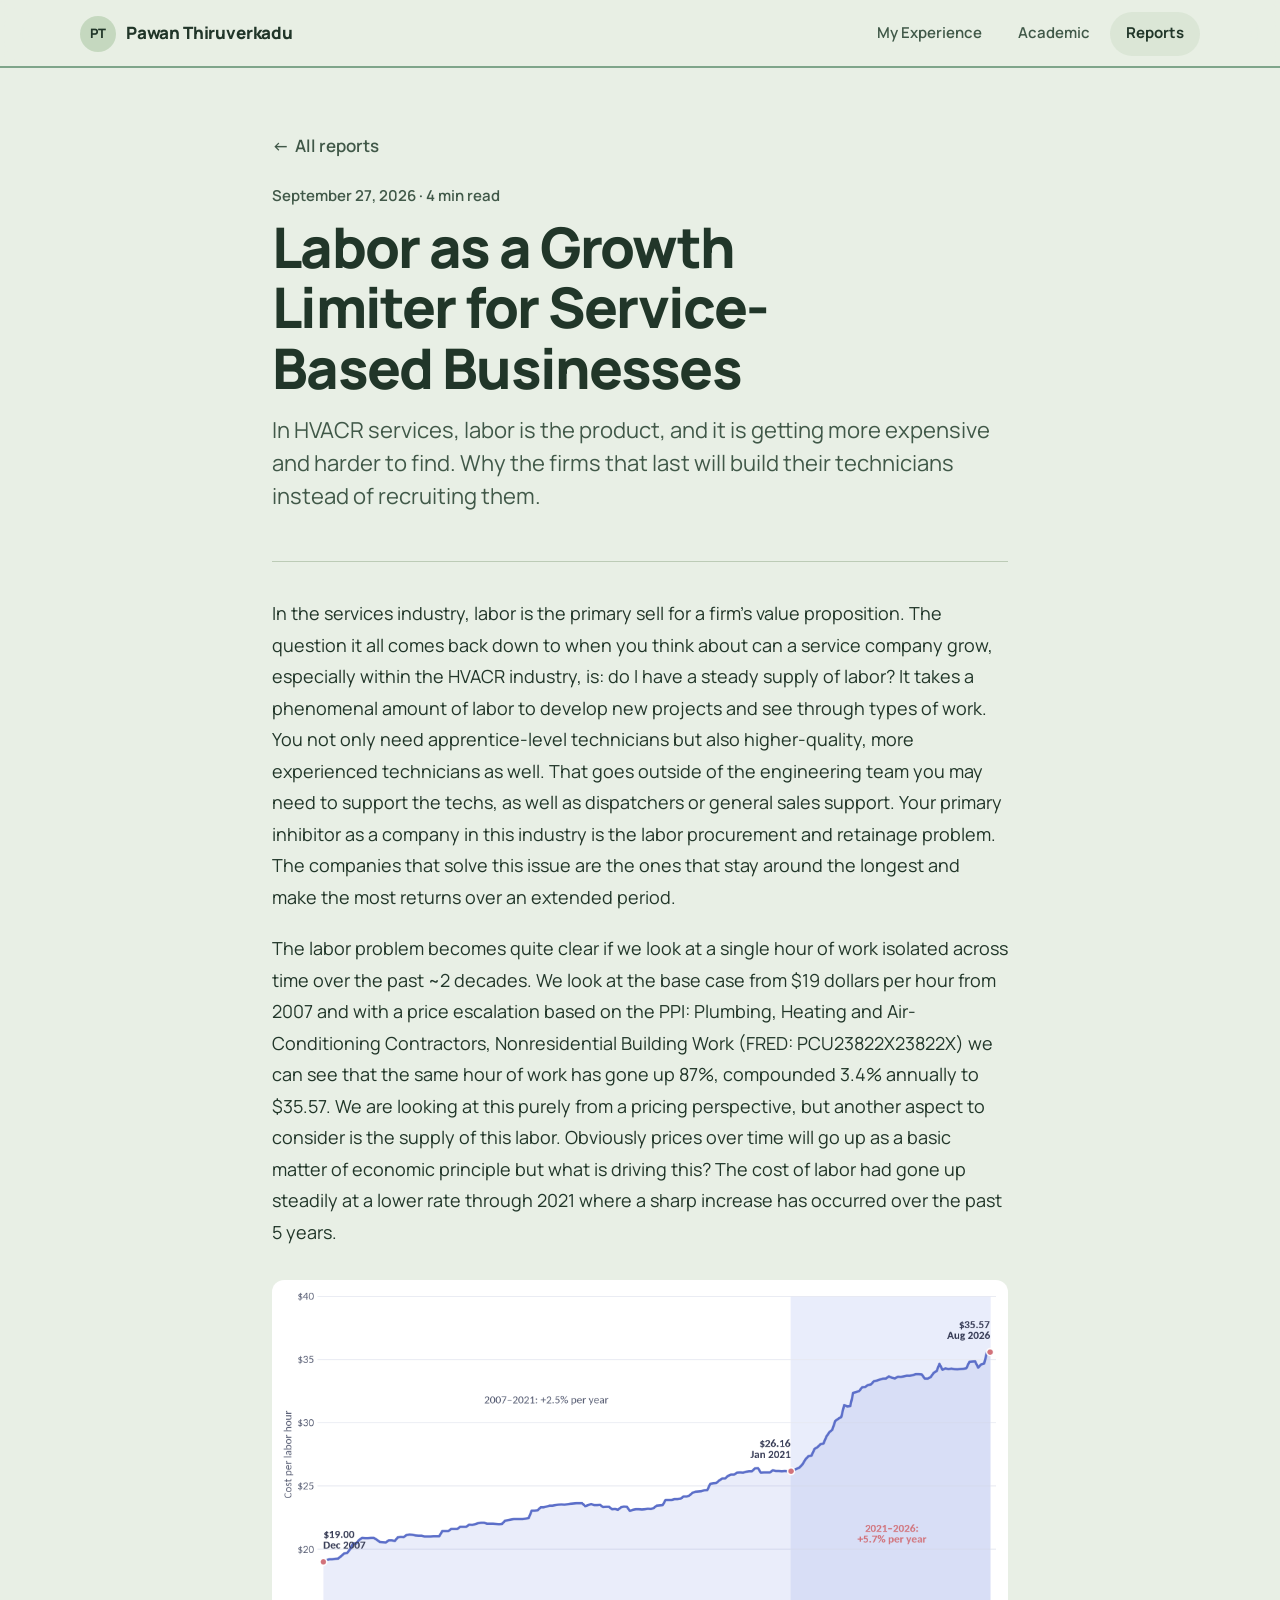
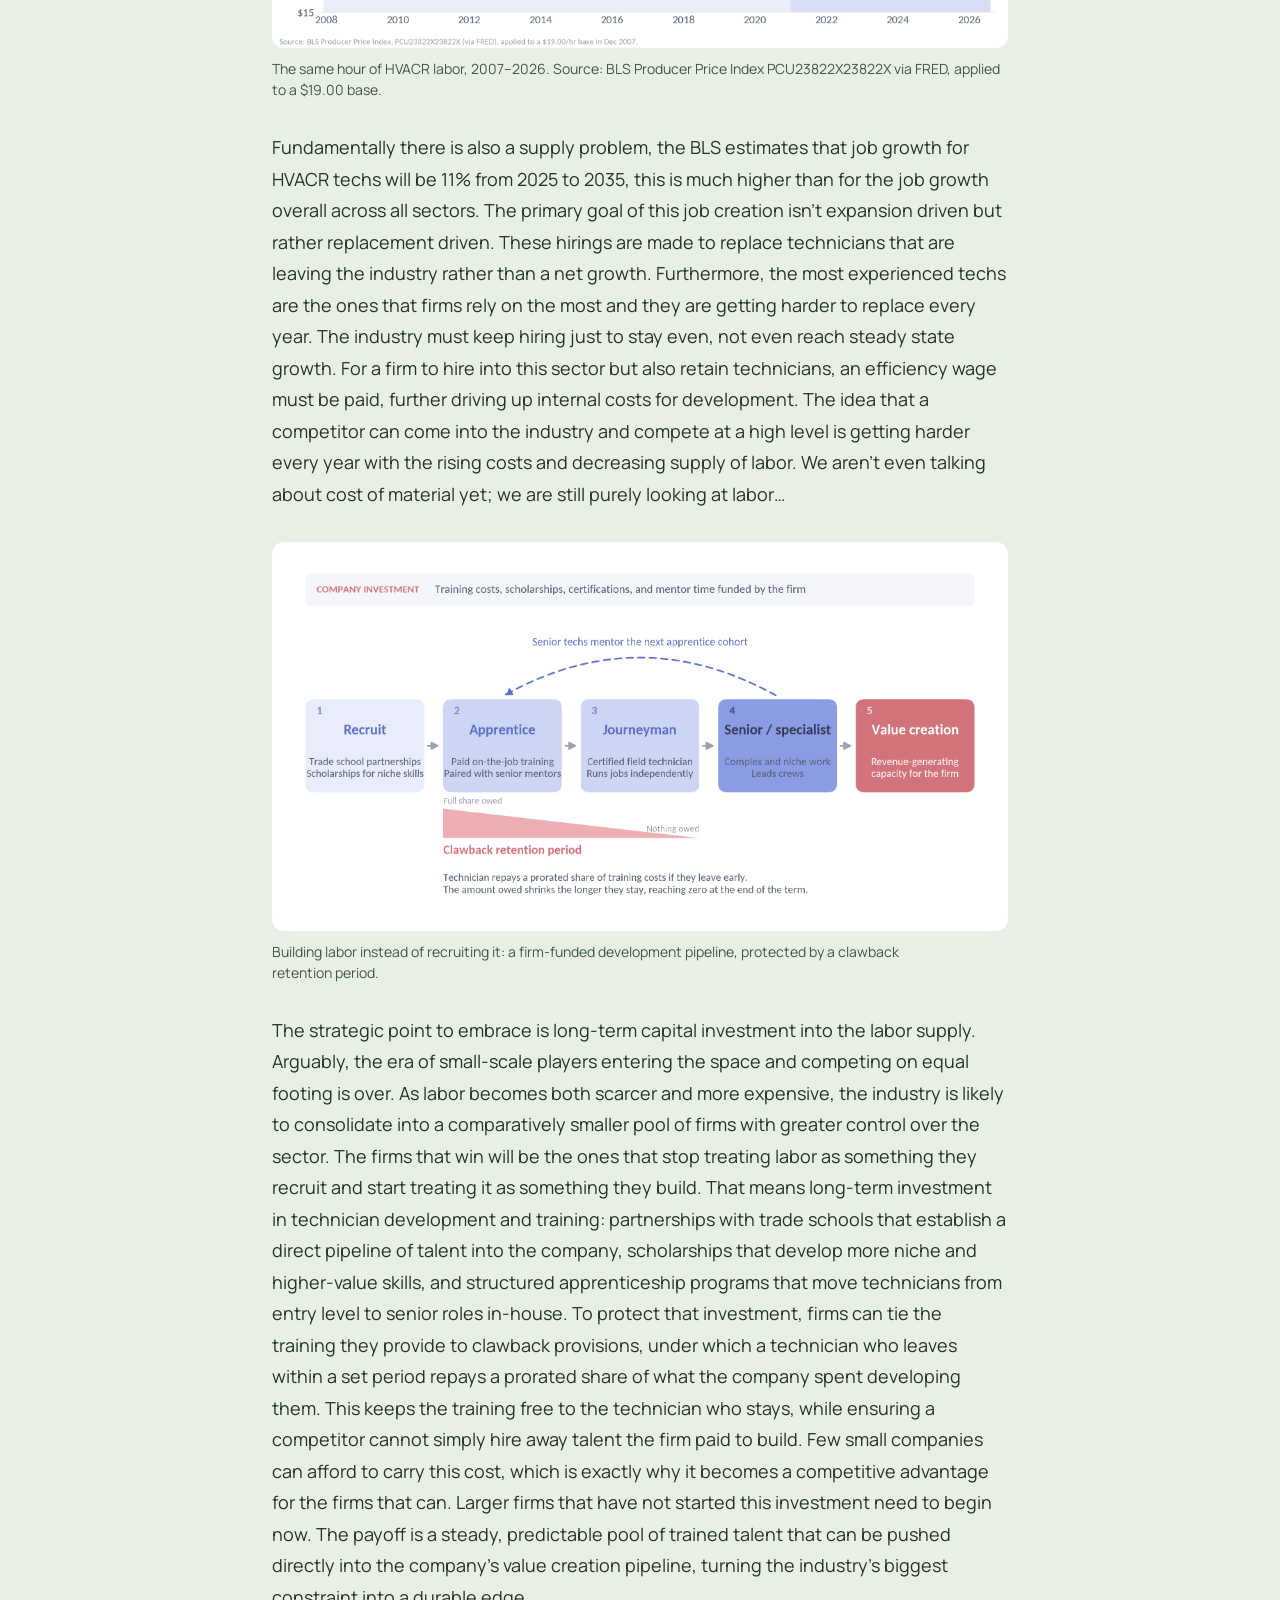
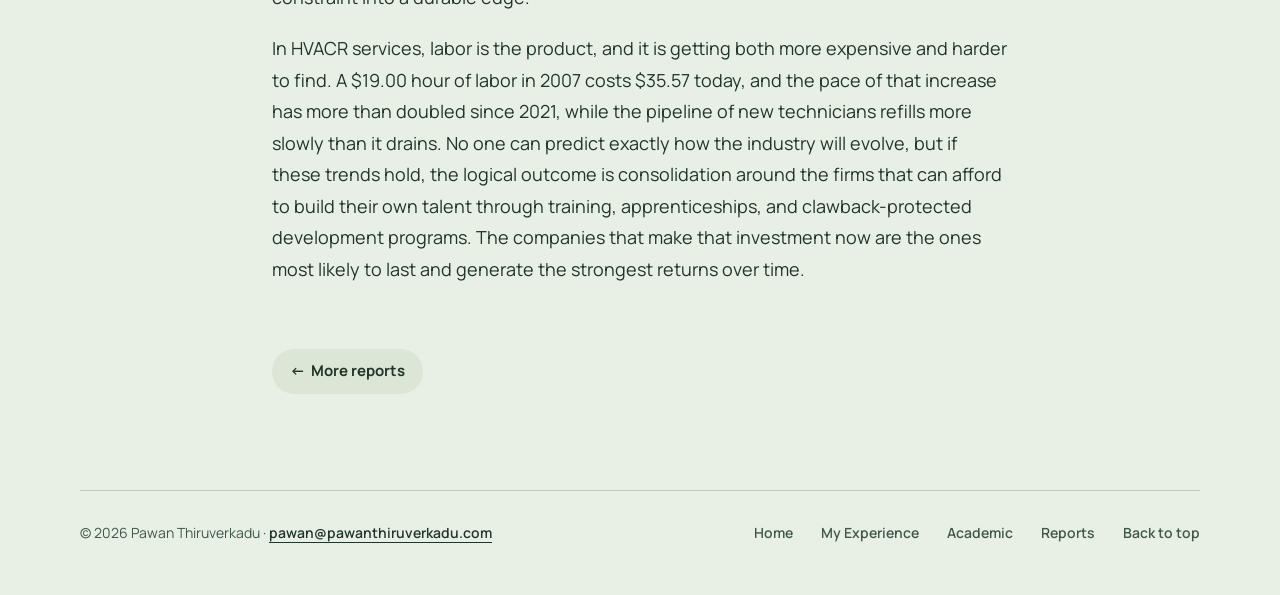
<file: writing/labor-as-a-growth-limiter.html>
<!doctype html>
<html lang="en">
<head>
  <meta charset="utf-8">
  <meta name="viewport" content="width=device-width, initial-scale=1">
  <title>Labor as a Growth Limiter for Service-Based Businesses · Pawan Thiruverkadu</title>
  <meta name="description" content="In HVACR services, labor is the product, and it is getting more expensive and harder to find. Why the firms that last will build their technicians instead of recruiting them.">
  <meta name="theme-color" content="#e8efe5" media="(prefers-color-scheme: light)">
  <meta name="theme-color" content="#141c17" media="(prefers-color-scheme: dark)">
  <link rel="preconnect" href="https://fonts.googleapis.com">
  <link rel="preconnect" href="https://fonts.gstatic.com" crossorigin>
  <link href="https://fonts.googleapis.com/css2?family=Manrope:wght@400;500;600;700;800&display=swap" rel="stylesheet">
  <meta name="keywords" content="HVACR services, Strategy, Workforce development">
  <link rel="stylesheet" href="../styles.css">
  <script>document.documentElement.classList.add('js')</script>
  <!-- seo:start -->
  <link rel="canonical" href="https://pawanthiruverkadu.com/writing/labor-as-a-growth-limiter.html">
  <meta name="author" content="Pawan Thiruverkadu">
  <meta property="og:site_name" content="Pawan Thiruverkadu">
  <meta property="og:type" content="article">
  <meta property="og:url" content="https://pawanthiruverkadu.com/writing/labor-as-a-growth-limiter.html">
  <meta property="og:title" content="Labor as a Growth Limiter for Service-Based Businesses">
  <meta property="og:description" content="In HVACR services, labor is the product, and it is getting more expensive and harder to find. Why the firms that last will build their technicians instead of recruiting them.">
  <meta property="og:image" content="https://pawanthiruverkadu.com/assets/og-image.png">
  <meta property="og:image:width" content="1200">
  <meta property="og:image:height" content="630">
  <meta name="twitter:card" content="summary_large_image">
  <meta name="twitter:title" content="Labor as a Growth Limiter for Service-Based Businesses">
  <meta name="twitter:description" content="In HVACR services, labor is the product, and it is getting more expensive and harder to find. Why the firms that last will build their technicians instead of recruiting them.">
  <meta name="twitter:image" content="https://pawanthiruverkadu.com/assets/og-image.png">
  <link rel="alternate" type="application/rss+xml" title="Pawan Thiruverkadu · Reports" href="https://pawanthiruverkadu.com/feed.xml">
  <script type="application/ld+json">{"@context": "https://schema.org", "@type": "Article", "headline": "Labor as a Growth Limiter for Service-Based Businesses", "description": "In HVACR services, labor is the product, and it is getting more expensive and harder to find. Why the firms that last will build their technicians instead of recruiting them.", "datePublished": "2026-09-27", "author": {"@id": "https://pawanthiruverkadu.com/#person", "@type": "Person", "name": "Pawan Thiruverkadu", "url": "https://pawanthiruverkadu.com/"}, "mainEntityOfPage": "https://pawanthiruverkadu.com/writing/labor-as-a-growth-limiter.html", "image": "https://pawanthiruverkadu.com/assets/og-image.png", "keywords": ["HVACR services", "Strategy", "Workforce development"]}</script>
  <!-- seo:end -->
</head>
<body>
  <a class="skip" href="#main">Skip to content</a>

  <header class="site-header">
    <a class="wordmark" href="../" aria-label="Pawan Thiruverkadu, home"><span class="wordmark__mark" aria-hidden="true">PT</span><span class="wordmark__name">Pawan Thiruverkadu</span></a>
    <nav aria-label="Sections">
      <ul class="nav">
        <li><a class="nav__item nav__link" href="../professional.html">My Experience</a></li>
        <li><a class="nav__item nav__link" href="../academic.html">Academic</a></li>
        <li><a class="nav__item nav__link" href="../writing.html" aria-current="page">Reports</a></li>
      </ul>
    </nav>
  </header>

  <main id="main" class="post">
    <header class="post__head">
      <a class="post__back" href="../writing.html"><span aria-hidden="true">←</span> All reports</a>
      <p class="post__meta"><time datetime="2026-09-27">September 27, 2026</time><span class="post__readtime" data-readtime> · 4 min read</span></p>
      <h1 class="post__title">Labor as a Growth Limiter for Service-Based Businesses</h1>
      <p class="post__dek">In HVACR services, labor is the product, and it is getting more expensive and harder to find. Why the firms that last will build their technicians instead of recruiting them.</p>
    </header>

    <article class="prose" id="post-body" data-prerendered>
<p>In the services industry, labor is the primary sell for a firm's value proposition. The question it all comes back down to when you think about can a service company grow, especially within the HVACR industry, is: do I have a steady supply of labor? It takes a phenomenal amount of labor to develop new projects and see through types of work. You not only need apprentice-level technicians but also higher-quality, more experienced technicians as well. That goes outside of the engineering team you may need to support the techs, as well as dispatchers or general sales support. Your primary inhibitor as a company in this industry is the labor procurement and retainage problem. The companies that solve this issue are the ones that stay around the longest and make the most returns over an extended period.</p>
<p>The labor problem becomes quite clear if we look at a single hour of work isolated across time over the past ~2 decades. We look at the base case from &#36;19 dollars per hour from 2007 and with a price escalation based on the PPI: Plumbing, Heating and Air-Conditioning Contractors, Nonresidential Building Work (FRED: PCU23822X23822X) we can see that the same hour of work has gone up 87%, compounded 3.4% annually to &#36;35.57. We are looking at this purely from a pricing perspective, but another aspect to consider is the supply of this labor. Obviously prices over time will go up as a basic matter of economic principle but what is driving this? The cost of labor had gone up steadily at a lower rate through 2021 where a sharp increase has occurred over the past 5 years.</p>
<p><img loading="lazy" decoding="async" alt="Line chart of the cost of one HVACR labor hour, indexed to $19.00 in December 2007: it rises about 2.5% a year to $26.16 by January 2021, then about 5.7% a year to $35.57 by August 2026." src="images/labor-as-a-growth-limiter/cost-per-labor-hour-2007-2026.png" />
<em>The same hour of HVACR labor, 2007–2026. Source: BLS Producer Price Index PCU23822X23822X via FRED, applied to a &#36;19.00 base.</em></p>
<p>Fundamentally there is also a supply problem, the BLS estimates that job growth for HVACR techs will be 11% from 2025 to 2035, this is much higher than for the job growth overall across all sectors. The primary goal of this job creation isn't expansion driven but rather replacement driven. These hirings are made to replace technicians that are leaving the industry rather than a net growth. Furthermore, the most experienced techs are the ones that firms rely on the most and they are getting harder to replace every year. The industry must keep hiring just to stay even, not even reach steady state growth. For a firm to hire into this sector but also retain technicians, an efficiency wage must be paid, further driving up internal costs for development. The idea that a competitor can come into the industry and compete at a high level is getting harder every year with the rising costs and decreasing supply of labor. We aren't even talking about cost of material yet; we are still purely looking at labor&hellip;</p>
<p><img loading="lazy" decoding="async" alt="Diagram of a technician development pipeline: recruit, apprentice, journeyman, senior or specialist, value creation, with senior techs mentoring the next cohort and a clawback retention period that shrinks to zero." src="images/labor-as-a-growth-limiter/technician-development-pipeline.png" />
<em>Building labor instead of recruiting it: a firm-funded development pipeline, protected by a clawback retention period.</em></p>
<p>The strategic point to embrace is long-term capital investment into the labor supply. Arguably, the era of small-scale players entering the space and competing on equal footing is over. As labor becomes both scarcer and more expensive, the industry is likely to consolidate into a comparatively smaller pool of firms with greater control over the sector. The firms that win will be the ones that stop treating labor as something they recruit and start treating it as something they build. That means long-term investment in technician development and training: partnerships with trade schools that establish a direct pipeline of talent into the company, scholarships that develop more niche and higher-value skills, and structured apprenticeship programs that move technicians from entry level to senior roles in-house. To protect that investment, firms can tie the training they provide to clawback provisions, under which a technician who leaves within a set period repays a prorated share of what the company spent developing them. This keeps the training free to the technician who stays, while ensuring a competitor cannot simply hire away talent the firm paid to build. Few small companies can afford to carry this cost, which is exactly why it becomes a competitive advantage for the firms that can. Larger firms that have not started this investment need to begin now. The payoff is a steady, predictable pool of trained talent that can be pushed directly into the company's value creation pipeline, turning the industry's biggest constraint into a durable edge.</p>
<p>In HVACR services, labor is the product, and it is getting both more expensive and harder to find. A &#36;19.00 hour of labor in 2007 costs &#36;35.57 today, and the pace of that increase has more than doubled since 2021, while the pipeline of new technicians refills more slowly than it drains. No one can predict exactly how the industry will evolve, but if these trends hold, the logical outcome is consolidation around the firms that can afford to build their own talent through training, apprenticeships, and clawback-protected development programs. The companies that make that investment now are the ones most likely to last and generate the strongest returns over time.</p>
    </article>

    <a class="button button--quiet post__more" href="../writing.html"><span aria-hidden="true">←</span> More reports</a>
  </main>

<script type="text/markdown" id="post-md">
In the services industry, labor is the primary sell for a firm's value proposition. The question it all comes back down to when you think about can a service company grow, especially within the HVACR industry, is: do I have a steady supply of labor? It takes a phenomenal amount of labor to develop new projects and see through types of work. You not only need apprentice-level technicians but also higher-quality, more experienced technicians as well. That goes outside of the engineering team you may need to support the techs, as well as dispatchers or general sales support. Your primary inhibitor as a company in this industry is the labor procurement and retainage problem. The companies that solve this issue are the ones that stay around the longest and make the most returns over an extended period.

The labor problem becomes quite clear if we look at a single hour of work isolated across time over the past ~2 decades. We look at the base case from &#36;19 dollars per hour from 2007 and with a price escalation based on the PPI: Plumbing, Heating and Air-Conditioning Contractors, Nonresidential Building Work (FRED: PCU23822X23822X) we can see that the same hour of work has gone up 87%, compounded 3.4% annually to &#36;35.57. We are looking at this purely from a pricing perspective, but another aspect to consider is the supply of this labor. Obviously prices over time will go up as a basic matter of economic principle but what is driving this? The cost of labor had gone up steadily at a lower rate through 2021 where a sharp increase has occurred over the past 5 years.

![Line chart of the cost of one HVACR labor hour, indexed to $19.00 in December 2007: it rises about 2.5% a year to $26.16 by January 2021, then about 5.7% a year to $35.57 by August 2026.](images/labor-as-a-growth-limiter/cost-per-labor-hour-2007-2026.png)
*The same hour of HVACR labor, 2007–2026. Source: BLS Producer Price Index PCU23822X23822X via FRED, applied to a &#36;19.00 base.*

Fundamentally there is also a supply problem, the BLS estimates that job growth for HVACR techs will be 11% from 2025 to 2035, this is much higher than for the job growth overall across all sectors. The primary goal of this job creation isn't expansion driven but rather replacement driven. These hirings are made to replace technicians that are leaving the industry rather than a net growth. Furthermore, the most experienced techs are the ones that firms rely on the most and they are getting harder to replace every year. The industry must keep hiring just to stay even, not even reach steady state growth. For a firm to hire into this sector but also retain technicians, an efficiency wage must be paid, further driving up internal costs for development. The idea that a competitor can come into the industry and compete at a high level is getting harder every year with the rising costs and decreasing supply of labor. We aren't even talking about cost of material yet; we are still purely looking at labor...

![Diagram of a technician development pipeline: recruit, apprentice, journeyman, senior or specialist, value creation, with senior techs mentoring the next cohort and a clawback retention period that shrinks to zero.](images/labor-as-a-growth-limiter/technician-development-pipeline.png)
*Building labor instead of recruiting it: a firm-funded development pipeline, protected by a clawback retention period.*

The strategic point to embrace is long-term capital investment into the labor supply. Arguably, the era of small-scale players entering the space and competing on equal footing is over. As labor becomes both scarcer and more expensive, the industry is likely to consolidate into a comparatively smaller pool of firms with greater control over the sector. The firms that win will be the ones that stop treating labor as something they recruit and start treating it as something they build. That means long-term investment in technician development and training: partnerships with trade schools that establish a direct pipeline of talent into the company, scholarships that develop more niche and higher-value skills, and structured apprenticeship programs that move technicians from entry level to senior roles in-house. To protect that investment, firms can tie the training they provide to clawback provisions, under which a technician who leaves within a set period repays a prorated share of what the company spent developing them. This keeps the training free to the technician who stays, while ensuring a competitor cannot simply hire away talent the firm paid to build. Few small companies can afford to carry this cost, which is exactly why it becomes a competitive advantage for the firms that can. Larger firms that have not started this investment need to begin now. The payoff is a steady, predictable pool of trained talent that can be pushed directly into the company's value creation pipeline, turning the industry's biggest constraint into a durable edge.

In HVACR services, labor is the product, and it is getting both more expensive and harder to find. A &#36;19.00 hour of labor in 2007 costs &#36;35.57 today, and the pace of that increase has more than doubled since 2021, while the pipeline of new technicians refills more slowly than it drains. No one can predict exactly how the industry will evolve, but if these trends hold, the logical outcome is consolidation around the firms that can afford to build their own talent through training, apprenticeships, and clawback-protected development programs. The companies that make that investment now are the ones most likely to last and generate the strongest returns over time.
</script>

  <footer class="footer">
    <div class="footer__inner">
      <p>© <span data-year>2026</span> Pawan Thiruverkadu · <a class="footer__email" href="mailto:pawan@pawanthiruverkadu.com">pawan@pawanthiruverkadu.com</a></p>
      <nav class="footer__nav" aria-label="Footer">
        <a href="../">Home</a>
        <a href="../professional.html">My Experience</a>
        <a href="../academic.html">Academic</a>
        <a href="../writing.html">Reports</a>
        <a href="#main">Back to top</a>
      </nav>
    </div>
  </footer>
  <script src="post.js" defer></script>
  <script src="../main.js" defer></script>
  <!-- Cloudflare Web Analytics --><script type='module' src='https://static.cloudflareinsights.com/beacon.min.js' data-cf-beacon='{"token": "b417369bd2e442e49e68848e48f6c217"}'></script><!-- End Cloudflare Web Analytics -->
</body>
</html>
</file>
<file: styles.css>
/* ==========================================================================
   Pawan Thiruverkadu — personal site
   Soft, matte green. Flat fills, no gloss, no shadows.
   ========================================================================== */

:root {
  --bg: #e8efe5;           /* soft sage page */
  --surface: #dbe6d6;      /* matte panel */
  --panel: #c5d8bf;        /* deeper matte green block */
  --line: #bccbb6;         /* hairlines */
  --accent: #3d6849;       /* soft green accent */
  --ink: #213629;          /* deep green text */
  --ink-soft: #405848;     /* secondary text */
  --hover: #d2dfcc;        /* hovered surface */
  --line-strong: #a9bfa2;  /* hairlines on the deeper panel */
  --mark: #7fa58a;         /* decorative rules and bullets (never interactive) */
  --on-accent: #ffffff;    /* text on accent buttons */
  --paper-hover: #f1f5ef;
  --feature-hover: #bdd1b6;
  --header-bg: rgb(232 239 229 / 0.78);
  --logo-plate: transparent;

  --page: 1120px;
  --gutter: clamp(1rem, 4vw, 2.5rem);
  --radius: 1.25rem;
  --ease-out: cubic-bezier(0.16, 1, 0.3, 1);
  --ease-in-out: cubic-bezier(0.77, 0, 0.175, 1);

  color-scheme: light dark;
}

/* Dark appearance follows the system setting; same greens, lights lowered. */
@media (prefers-color-scheme: dark) {
  :root {
    --bg: #141c17;
    --surface: #1b261f;
    --panel: #243328;
    --line: #2e3d33;
    --accent: #8cc29c;
    --ink: #e4ede1;
    --ink-soft: #a8bcab;
    --hover: #212e25;
    --line-strong: #3a4d40;
    --mark: #5f8a6c;
    --on-accent: #10180f;
    --paper-hover: #202c24;
    --feature-hover: #2a3a2e;
    --header-bg: rgb(20 28 23 / 0.78);
    --logo-plate: #eef3ec;
  }
}

*,
*::before,
*::after { box-sizing: border-box; }

html {
  -webkit-text-size-adjust: 100%;
  scrollbar-color: var(--panel) var(--bg);
}

body {
  margin: 0;
  background: var(--bg);
  color: var(--ink);
  font-family: "Manrope", system-ui, sans-serif;
  font-size: 1.0625rem;
  line-height: 1.65;
  caret-color: var(--accent);
  -webkit-font-smoothing: antialiased;
}

::selection { background: var(--panel); color: var(--ink); }

:focus-visible {
  outline: 2px solid var(--ink);
  outline-offset: 3px;
  border-radius: 4px;
}

h1, h2, h3 { margin: 0; text-wrap: balance; }
p { margin: 0; text-wrap: pretty; }
ul, ol, dl, dd { list-style: none; margin: 0; padding: 0; }
img { display: block; max-width: 100%; }

.skip {
  position: absolute;
  left: var(--gutter);
  top: -4rem;
  padding: 0.5rem 1rem;
  background: var(--ink);
  color: var(--bg);
  font-weight: 700;
  text-decoration: none;
  border-radius: 0.5rem;
  z-index: 10;
}
.skip:focus { top: 0.5rem; }

/* --------------------------------------------------------------------------
   Header
   -------------------------------------------------------------------------- */

.site-header {
  position: sticky;
  top: 0;
  z-index: 20;
  display: flex;
  align-items: center;
  justify-content: space-between;
  gap: 1rem;
  min-height: 4.25rem;
  padding: 0.625rem max(var(--gutter), calc((100% - var(--page)) / 2));
  background: var(--header-bg);
  -webkit-backdrop-filter: saturate(1.4) blur(16px);
  backdrop-filter: saturate(1.4) blur(16px);
  border-bottom: 1px solid transparent;
  transition: border-color 200ms var(--ease-out);
}
.site-header.is-scrolled { border-bottom-color: var(--line); }
@media (prefers-reduced-transparency: reduce) {
  .site-header { background: var(--bg); -webkit-backdrop-filter: none; backdrop-filter: none; }
}

.wordmark {
  display: inline-flex;
  align-items: center;
  gap: 0.625rem;
  min-height: 2.75rem;
  color: var(--ink);
  font-weight: 800;
  font-size: 1.0625rem;
  letter-spacing: -0.01em;
  text-decoration: none;
}
.wordmark__mark {
  display: grid;
  place-items: center;
  width: 2.25rem;
  height: 2.25rem;
  background: var(--panel);
  color: var(--ink);
  font-size: 0.8125rem;
  font-weight: 800;
  letter-spacing: 0.02em;
  border-radius: 50%;
}

.nav {
  display: flex;
  gap: 0.25rem;
}

.nav__item {
  display: inline-flex;
  align-items: center;
  gap: 0.5rem;
  color: var(--ink-soft);
  font-weight: 600;
  font-size: 0.9375rem;
}

.nav__link {
  min-height: 2.75rem;
  padding: 0 1rem;
  color: var(--ink-soft);
  text-decoration: none;
  border-radius: 999px;
  transition: background-color 200ms var(--ease-out), color 200ms var(--ease-out);
}
.nav__link:hover { background: var(--surface); color: var(--ink); }
.nav__link[aria-current="page"] {
  background: var(--surface);
  color: var(--ink);
  font-weight: 700;
}

.soon {
  padding: 0.125rem 0.5rem;
  background: var(--surface);
  color: var(--ink-soft);
  font-size: 0.6875rem;
  font-weight: 700;
  letter-spacing: 0.04em;
  text-transform: uppercase;
  border-radius: 999px;
}

/* --------------------------------------------------------------------------
   Hero
   -------------------------------------------------------------------------- */

.hero {
  max-width: calc(var(--page) + var(--gutter) * 2);
  margin: 0 auto;
  padding: clamp(2rem, 6vw, 5rem) var(--gutter) 0;
  display: grid;
  grid-template-columns: minmax(0, 1.25fr) minmax(0, 0.85fr);
  gap: clamp(2.5rem, 6vw, 5.5rem);
  align-items: center;
}

.hero__name {
  font-size: clamp(3rem, 8vw, 5.75rem);
  font-weight: 800;
  line-height: 0.98;
  letter-spacing: -0.035em;
}

.hero__role {
  margin-top: 1.25rem;
  color: var(--ink);
  font-size: clamp(1.1875rem, 2.2vw, 1.5rem);
  font-weight: 700;
  letter-spacing: -0.01em;
}

.hero__org {
  display: block;
  margin-top: 0.25rem;
  color: var(--ink-soft);
  font-size: 0.8em;
  font-weight: 600;
}

.hero__lead {
  margin-top: clamp(2rem, 4vw, 2.75rem);
  max-width: 34ch;
  font-size: clamp(1.25rem, 2.1vw, 1.5rem);
  font-weight: 500;
  line-height: 1.45;
  letter-spacing: -0.01em;
}

.hero__body {
  margin-top: 1.25rem;
  max-width: 60ch;
  color: var(--ink-soft);
}

.facts {
  margin-top: 2.25rem;
  max-width: 60ch;
  border-top: 1px solid var(--line);
}
.facts__row {
  display: grid;
  grid-template-columns: 11rem minmax(0, 1fr);
  gap: 1rem;
  padding: 0.875rem 0;
  border-bottom: 1px solid var(--line);
}
.facts dt {
  color: var(--ink-soft);
  font-size: 0.875rem;
  font-weight: 600;
}
.facts dd {
  font-weight: 600;
  font-size: 0.9375rem;
}

/* Photo sits on a matte green block, offset so the block shows */
.hero__photo {
  position: relative;
  margin: 0;
  padding: 0 0 clamp(1rem, 2.5vw, 1.75rem) clamp(1rem, 2.5vw, 1.75rem);
}
.hero__photo::before {
  content: "";
  position: absolute;
  inset: clamp(1rem, 2.5vw, 1.75rem) clamp(1rem, 2.5vw, 1.75rem) 0 0;
  background: var(--panel);
  border-radius: var(--radius);
}
.hero__photo img,
.hero__initials {
  position: relative;
  width: 100%;
  height: auto;
  aspect-ratio: 4 / 5;
  object-fit: cover;
  border-radius: var(--radius);
}
.hero__photo img[hidden] { display: none; }
.hero__initials {
  display: grid;
  place-items: center;
  background: var(--surface);
  color: var(--accent);
  font-size: clamp(3rem, 7vw, 5rem);
  font-weight: 800;
}
.hero__initials[hidden] { display: none; }

/* --------------------------------------------------------------------------
   Latest report (home)
   -------------------------------------------------------------------------- */

.latest {
  max-width: calc(var(--page) + var(--gutter) * 2);
  margin: clamp(4rem, 9vw, 6.5rem) auto 0;
  padding: 0 var(--gutter);
}
.latest__head {
  display: flex;
  align-items: baseline;
  justify-content: space-between;
  gap: 1rem;
  margin-bottom: 2rem;
}
.latest__head .path__title { margin-bottom: 0; }
.latest__all { white-space: nowrap; }
.post-card.post-card--feature {
  padding: clamp(1.75rem, 4vw, 2.75rem);
  background: var(--panel);
}
.post-card.post-card--feature:hover { background: var(--feature-hover); }
.post-card.post-card--feature .post-card__tags li { background: var(--surface); }
.post-card.post-card--feature .post-card__title { font-size: clamp(1.5rem, 3vw, 2.125rem); max-width: 30ch; }

/* --------------------------------------------------------------------------
   Background path
   -------------------------------------------------------------------------- */

.path {
  max-width: calc(var(--page) + var(--gutter) * 2);
  margin: clamp(4rem, 9vw, 6.5rem) auto 0;
  padding: 0 var(--gutter);
}

.path__title {
  font-size: clamp(1.625rem, 3vw, 2.125rem);
  font-weight: 800;
  letter-spacing: -0.02em;
  margin-bottom: 2rem;
}

.path__list {
  display: grid;
  grid-template-columns: repeat(6, minmax(0, 1fr));
  background: var(--surface);
  border-radius: var(--radius);
  overflow: hidden;
}

.path__item {
  padding: 1.75rem 1.25rem 2rem;
  transition: background-color 250ms var(--ease-out);
}
.path__item + .path__item { border-left: 1px solid var(--line); }
.path__item:hover { background: var(--hover); }

/* A short accent rule marks each step; today's runs full width */
.path__item::before {
  content: "";
  display: block;
  width: 1.5rem;
  height: 3px;
  margin-bottom: 1.25rem;
  background: var(--mark);
  border-radius: 2px;
}
.path__item--now::before { background: var(--accent); }
.path__item--now,
.path__item--now:hover { background: var(--panel); }
.path__item--now::before { width: 100%; transform-origin: left center; }

.path__when {
  display: block;
  color: var(--ink-soft);
  font-size: 0.8125rem;
  font-weight: 700;
  letter-spacing: 0.02em;
}
.path__what {
  margin-top: 0.375rem;
  font-size: 1.125rem;
  font-weight: 700;
  line-height: 1.3;
  letter-spacing: -0.01em;
}
.path__detail {
  margin-top: 0.375rem;
  color: var(--ink-soft);
  font-size: 0.9375rem;
  line-height: 1.45;
}

/* --------------------------------------------------------------------------
   Inner pages
   -------------------------------------------------------------------------- */

.page-head {
  max-width: calc(var(--page) + var(--gutter) * 2);
  margin: 0 auto;
  padding: clamp(2rem, 6vw, 4.5rem) var(--gutter) 0;
}
.page-head__title {
  font-size: clamp(2.75rem, 7vw, 4.75rem);
  font-weight: 800;
  line-height: 1;
  letter-spacing: -0.035em;
}
.page-head__lead {
  margin-top: 1.25rem;
  max-width: 58ch;
  color: var(--ink-soft);
  font-size: clamp(1.125rem, 1.8vw, 1.3125rem);
  line-height: 1.5;
}

/* Three strengths under the page intro */
.strengths {
  margin-top: clamp(2.5rem, 5vw, 3.5rem);
  display: grid;
  grid-template-columns: repeat(4, minmax(0, 1fr));
  gap: clamp(1.5rem, 3vw, 2.5rem);
}
@media (max-width: 1100px) {
  .strengths { grid-template-columns: repeat(2, minmax(0, 1fr)); }
}
.strength {
  position: relative;
  padding-top: calc(1.125rem + 3px);
}
.strength::before {
  content: "";
  position: absolute;
  inset: 0 0 auto 0;
  height: 3px;
  background: var(--mark);
  border-radius: 2px;
  transform-origin: left center;
}
.strength__title {
  font-size: 1.125rem;
  font-weight: 800;
  letter-spacing: -0.01em;
}
.strength p {
  margin-top: 0.5rem;
  color: var(--ink-soft);
  font-size: 0.96875rem;
  line-height: 1.6;
}
.page-head__note {
  margin-top: clamp(2.5rem, 5vw, 3.5rem);
  color: var(--ink-soft);
  font-size: 0.9375rem;
  font-weight: 600;
}
.page-head__note + .jump { margin-top: 0.875rem; }

/* Jump list: one pill per role */
.jump { margin-top: 2rem; }
.jump__list {
  display: flex;
  flex-wrap: wrap;
  gap: 0.625rem;
}
.jump__list a {
  display: inline-flex;
  align-items: center;
  gap: 0.5rem;
  min-height: 2.75rem;
  padding: 0 1.125rem;
  background: var(--surface);
  color: var(--ink);
  font-weight: 700;
  font-size: 0.9375rem;
  text-decoration: none;
  border-radius: 999px;
  transition: background-color 200ms var(--ease-out);
}
.jump__list a span {
  color: var(--ink-soft);
  font-weight: 600;
  font-size: 0.8125rem;
}
.jump__list a:hover { background: var(--panel); }

html { scroll-behavior: smooth; }
.role { scroll-margin-top: 5.5rem; }
.role:target { box-shadow: inset 0 0 0 2px var(--accent); }

/* Roles: dates on the left, the work on the right */
.roles {
  max-width: calc(var(--page) + var(--gutter) * 2);
  margin: clamp(3rem, 7vw, 4.5rem) auto 0;
  padding: 0 var(--gutter);
  display: grid;
  gap: 1rem;
}

.role {
  display: grid;
  grid-template-columns: minmax(0, 15rem) minmax(0, 1fr);
  gap: clamp(1.5rem, 4vw, 4rem);
  padding: clamp(1.75rem, 4vw, 2.75rem);
  background: var(--surface);
  border-radius: var(--radius);
}
.role--current { background: var(--panel); }

.role__dates {
  font-weight: 700;
  font-size: 1rem;
}
.role__tag {
  margin-top: 0.25rem;
  color: var(--ink-soft);
  font-size: 0.875rem;
  font-weight: 600;
}

.role__title {
  font-size: clamp(1.375rem, 2.4vw, 1.75rem);
  font-weight: 800;
  line-height: 1.2;
  letter-spacing: -0.02em;
}
.role__org {
  margin-top: 0.25rem;
  color: var(--ink);
  font-size: 1.0625rem;
  font-weight: 700;
}
.role__formerly {
  display: block;
  margin-top: 0.125rem;
  color: var(--ink-soft);
  font-size: 0.875rem;
  font-weight: 600;
}
.role__about {
  margin-top: 1rem;
  max-width: 62ch;
  color: var(--ink-soft);
}
.role__pending {
  margin-top: 0.75rem;
  color: var(--ink-soft);
}

.role__logo {
  display: block;
  width: auto;
  height: 1.5rem;
  margin-bottom: 1.25rem;
  box-sizing: content-box;
  background: var(--logo-plate);
  border-radius: 0.5rem;
}
@media (prefers-color-scheme: dark) {
  .role__logo { padding: 0.5rem 0.75rem; }
}
.role__logo--wordmark { height: 1rem; margin-top: 0.25rem; }
.role__logo--orion { height: 1.75rem; }
.role__logo--uh { height: 2.25rem; }
.role__logo--mc { height: 2.5rem; }
.role__logo--rice { height: 2.5rem; }
.role__logo--tamu { height: 2.25rem; }

.button {
  display: inline-flex;
  align-items: center;
  gap: 0.375rem;
  margin-top: 1.5rem;
  padding: 0.625rem 1.125rem;
  background: var(--accent);
  color: var(--on-accent);
  font-weight: 700;
  font-size: 0.9375rem;
  text-decoration: none;
  border-radius: 999px;
  transition: background-color 200ms var(--ease-out);
}
.button:hover { background: var(--ink); color: var(--bg); }
.button--quiet { background: var(--surface); color: var(--ink); }
.button-row { display: flex; flex-wrap: wrap; gap: 0.75rem; margin-top: 1.5rem; }
.button-row .button { margin-top: 0; }
.role__project .button--quiet { background: var(--bg); }
.button--quiet:hover { background: var(--panel); color: var(--ink); }

.personal-note {
  margin-top: 1.75rem;
  max-width: 60ch;
  padding: 1rem 1.25rem;
  background: var(--surface);
  border-radius: 0.875rem;
  color: var(--ink-soft);
  font-size: 0.9375rem;
  line-height: 1.6;
}
.personal-note strong { color: var(--ink); font-weight: 700; }
.hero__actions + .personal-note, .personal-note + .hero__actions { margin-top: 1.25rem; }

.hero__actions {
  display: flex;
  flex-wrap: wrap;
  gap: 0.75rem;
  margin-top: 0.75rem;
}
.hero__actions .button { min-height: 2.75rem; padding: 0 1.25rem; }

.inline-link {
  color: var(--accent);
  font-weight: 700;
  text-underline-offset: 0.3em;
  text-decoration-thickness: 1.5px;
}
.inline-link:hover { color: var(--ink); }

/* Tools and skills used in a role */
.role__stack {
  margin-top: 1.5rem;
  display: flex;
  flex-wrap: wrap;
  gap: 0.5rem;
}
.role__stack li {
  padding: 0.3rem 0.75rem;
  background: var(--bg);
  color: var(--ink);
  font-size: 0.8125rem;
  font-weight: 700;
  border-radius: 999px;
}

/* A linked publication */
.paper {
  margin-top: 1.75rem;
  display: grid;
  gap: 0.25rem;
  padding: 1.25rem 1.5rem;
  background: var(--bg);
  color: var(--ink);
  text-decoration: none;
  border-radius: 1rem;
  transition: background-color 200ms var(--ease-out);
}
.paper:hover { background: var(--paper-hover); }
.paper__meta {
  color: var(--ink-soft);
  font-size: 0.8125rem;
  font-weight: 700;
}
.paper__title {
  font-size: 1.1875rem;
  font-weight: 800;
  line-height: 1.3;
  letter-spacing: -0.01em;
}
.paper__authors { color: var(--ink-soft); font-size: 0.9375rem; }
.paper__cta {
  margin-top: 0.5rem;
  color: var(--accent);
  font-weight: 700;
  font-size: 0.9375rem;
}
.paper:hover .paper__cta { text-decoration: underline; text-underline-offset: 0.3em; }
.visually-hidden {
  position: absolute; width: 1px; height: 1px; overflow: hidden;
  clip: rect(0 0 0 0); white-space: nowrap;
}

/* Longer roles break into titled blocks */
.role__blocks {
  margin-top: 2rem;
  display: grid;
  grid-template-columns: repeat(2, minmax(0, 1fr));
  gap: 1.75rem 2.5rem;
}
.role__block { border-top: 1px solid var(--line); padding-top: 1rem; }
.role--current .role__block { border-top-color: var(--line-strong); }
/* An odd last block spans the full width instead of leaving a hole */
.role__block:last-child:nth-child(odd) { grid-column: 1 / -1; }
.role__block--wide { grid-column: 1 / -1; }
/* With a wide lead block, the rest pair up evenly again */
.role__block--wide ~ .role__block:last-child:nth-child(odd) { grid-column: auto; }
.role__block--wide p { max-width: 72ch; }
/* A standout project inside a role */
.role__project {
  margin-top: 2rem;
  padding: clamp(1.25rem, 3vw, 1.75rem) clamp(1.25rem, 3vw, 2rem);
  background: var(--panel);
  border-radius: 1rem;
}
.role__project-title {
  font-size: 1.125rem;
  font-weight: 800;
  letter-spacing: -0.01em;
  line-height: 1.3;
}
.role__project-about {
  margin-top: 0.5rem;
  max-width: 62ch;
  color: var(--ink-soft);
}
.role__project .role__points { margin-top: 1rem; }
.role__project + .role__project { margin-top: 1rem; }
.role__project .button { margin-top: 1.25rem; }
.role__stack + .role__project { margin-top: 1.75rem; }
.role__points strong { font-weight: 700; }
.role__points--compact {
  margin-top: 0.5rem;
  gap: 0.375rem;
  color: var(--ink-soft);
  font-size: 0.96875rem;
  line-height: 1.55;
}
.role__points--compact strong { color: var(--ink); }

.role__block .role__subhead { margin-top: 0; }
.role__block p {
  margin-top: 0.5rem;
  color: var(--ink-soft);
  font-size: 0.96875rem;
  line-height: 1.6;
}

.role__subhead {
  margin-top: 2rem;
  font-size: 1rem;
  font-weight: 800;
  letter-spacing: -0.005em;
}
.role__points {
  margin-top: 0.75rem;
  display: grid;
  gap: 0.625rem;
  max-width: 62ch;
}
.role__points li {
  position: relative;
  padding-left: 1.5rem;
}
.role__points li::before {
  content: "";
  position: absolute;
  left: 0;
  top: 0.75em;
  width: 0.75rem;
  height: 3px;
  background: var(--mark);
  border-radius: 2px;
}

/* A titled section below the main list */
.section {
  max-width: calc(var(--page) + var(--gutter) * 2);
  margin: clamp(3.5rem, 8vw, 5.5rem) auto 0;
  padding: 0 var(--gutter);
}
.section__title {
  margin-bottom: 1.5rem;
  font-size: clamp(1.625rem, 3vw, 2.125rem);
  font-weight: 800;
  letter-spacing: -0.02em;
}
.research-list { display: grid; gap: 1rem; }
.section .role, .section { scroll-margin-top: 5.5rem; }
.section:target .role { box-shadow: inset 0 0 0 2px var(--accent); }

/* --------------------------------------------------------------------------
   Writing
   -------------------------------------------------------------------------- */

.section--first { margin-top: clamp(2.5rem, 6vw, 3.5rem); }

.posts { display: grid; gap: 1rem; }
.post-card {
  display: grid;
  gap: 0.375rem;
  padding: clamp(1.5rem, 3.5vw, 2.25rem);
  background: var(--surface);
  color: var(--ink);
  text-decoration: none;
  border-radius: var(--radius);
  transition: background-color 200ms var(--ease-out);
}
.post-card:hover { background: var(--hover); }
.post-card__date { color: var(--ink-soft); font-size: 0.875rem; font-weight: 700; }
.post-card__title {
  font-size: clamp(1.375rem, 2.6vw, 1.875rem);
  font-weight: 800;
  line-height: 1.2;
  letter-spacing: -0.02em;
  max-width: 34ch;
}
.post-card__summary { max-width: 64ch; color: var(--ink-soft); }
.post-card__tags { display: flex; flex-wrap: wrap; gap: 0.5rem; margin-top: 0.5rem; }
.post-card__tags li {
  padding: 0.25rem 0.75rem;
  background: var(--bg);
  font-size: 0.8125rem;
  font-weight: 700;
  border-radius: 999px;
}
.post-card__cta { margin-top: 0.5rem; color: var(--accent); font-weight: 700; }
.post-card:hover .post-card__cta { text-decoration: underline; text-underline-offset: 0.3em; }

.posts-empty {
  padding: clamp(1.75rem, 4vw, 2.75rem);
  background: var(--surface);
  border-radius: var(--radius);
  color: var(--ink-soft);
}
.posts-empty__title { color: var(--ink); font-size: 1.25rem; font-weight: 800; margin-bottom: 0.375rem; }

/* A single post: one readable column */
.post {
  max-width: calc(46rem + var(--gutter) * 2);
  margin: 0 auto;
  padding: clamp(1.5rem, 5vw, 3.5rem) var(--gutter) 0;
}
.post__back {
  display: inline-flex;
  align-items: center;
  gap: 0.375rem;
  min-height: 2.75rem;
  color: var(--ink-soft);
  font-weight: 600;
  text-decoration: none;
}
.post__back:hover { color: var(--ink); }
.post__meta { margin-top: 1rem; color: var(--ink-soft); font-size: 0.9375rem; font-weight: 600; }
.post__title {
  margin-top: 0.5rem;
  font-size: clamp(2.25rem, 5.5vw, 3.5rem);
  font-weight: 800;
  line-height: 1.08;
  letter-spacing: -0.03em;
}
.post__dek {
  margin-top: 1rem;
  color: var(--ink-soft);
  font-size: clamp(1.1875rem, 2vw, 1.375rem);
  line-height: 1.5;
}
.post__more { margin-top: clamp(2.5rem, 6vw, 4rem); }

/* Long-form reading type */
.prose {
  margin-top: clamp(2rem, 5vw, 3rem);
  padding-top: clamp(1.5rem, 4vw, 2.25rem);
  border-top: 1px solid var(--line);
  font-size: 1.125rem;
  line-height: 1.75;
}
.prose > * + * { margin-top: 1.25rem; }
.prose h2 {
  margin-top: 2.75rem;
  font-size: clamp(1.5rem, 3vw, 1.875rem);
  font-weight: 800;
  line-height: 1.25;
  letter-spacing: -0.02em;
}
.prose h3 { margin-top: 2.25rem; font-size: 1.25rem; font-weight: 800; line-height: 1.3; }
.prose h2 + *, .prose h3 + * { margin-top: 0.75rem; }
.prose a { color: var(--accent); font-weight: 600; text-underline-offset: 0.25em; text-decoration-thickness: 1px; }
.prose a:hover { color: var(--ink); }
.prose strong { font-weight: 700; }
.prose ul, .prose ol { padding-left: 1.5rem; }
.prose ul { list-style: disc; }
.prose ol { list-style: decimal; }
.prose li + li { margin-top: 0.375rem; }
.prose li::marker { color: var(--ink-soft); }
.prose blockquote {
  padding: 1.25rem 1.5rem;
  background: var(--surface);
  border-radius: 1rem;
  font-size: 1.1875rem;
  font-weight: 500;
}
.prose blockquote > * + * { margin-top: 0.75rem; }
.prose code {
  padding: 0.125rem 0.375rem;
  background: var(--surface);
  border-radius: 0.375rem;
  font-size: 0.9em;
  font-family: ui-monospace, "SF Mono", Menlo, monospace;
}
.prose pre {
  padding: 1rem 1.25rem;
  background: var(--surface);
  border-radius: 0.75rem;
  overflow-x: auto;
  font-size: 0.9375rem;
  line-height: 1.6;
}
.prose pre code { padding: 0; background: none; }
.prose img { width: 100%; height: auto; border-radius: 0.75rem; background: #fff; }
/* An italic line right after an image becomes its caption */
.prose p:has(> img) { margin-top: 2rem; }
.prose p > img + em {
  display: block;
  margin-top: 0.625rem;
  color: var(--ink-soft);
  font-size: 0.875rem;
  font-style: normal;
  line-height: 1.5;
}
.prose p:has(> img) + * { margin-top: 2rem; }
.prose > p:first-child > em:only-child {
  display: block;
  padding: 1rem 1.25rem;
  background: var(--surface);
  border-radius: 0.75rem;
  color: var(--ink-soft);
  font-size: 0.9375rem;
  font-style: normal;
  line-height: 1.6;
}
.prose hr { border: 0; border-top: 1px solid var(--line); margin: 2.5rem 0; }
.prose table {
  width: 100%;
  border-collapse: collapse;
  font-size: 0.9375rem;
  font-variant-numeric: tabular-nums;
  display: block;
  overflow-x: auto;
}
.prose th, .prose td { padding: 0.625rem 0.75rem; border-bottom: 1px solid var(--line); text-align: left; }
.prose th { font-weight: 800; border-bottom-color: var(--line-strong); }
.prose th[align="right"], .prose td[align="right"],
.prose th[style*="right"], .prose td[style*="right"] { text-align: right; }
.prose .math--display { display: block; overflow-x: auto; padding: 0.5rem 0; }
.prose .pdf-embed {
  display: block;
  width: 100%;
  height: min(85vh, 60rem);
  border: 1px solid var(--line);
  border-radius: 0.75rem;
  background: var(--surface);
}
.prose .pdf-embed p { padding: 1.25rem; }
.prose p > .button { margin-top: 0; }
.prose .button { color: var(--on-accent); text-decoration: none; }
.prose .button:hover { color: var(--bg); }
.prose .footnotes, .prose .footnote { margin-top: 3rem; padding-top: 1.25rem; border-top: 1px solid var(--line); font-size: 0.9375rem; color: var(--ink-soft); }
.prose .footnotes h2 { font-size: 1rem; margin-top: 0; }
.prose .footnote hr { display: none; }
.prose .footnote ol { padding-left: 1.25rem; }
.prose sup a { text-decoration: none; font-weight: 700; }

/* --------------------------------------------------------------------------
   Footer
   -------------------------------------------------------------------------- */

.footer {
  max-width: calc(var(--page) + var(--gutter) * 2);
  margin: clamp(4rem, 9vw, 6rem) auto 0;
  padding: 0 var(--gutter) 2.5rem;
  color: var(--ink-soft);
  font-size: 0.875rem;
}
.footer__inner {
  display: flex;
  flex-wrap: wrap;
  align-items: center;
  justify-content: space-between;
  gap: 0.5rem 1.5rem;
  padding-top: 1.25rem;
  border-top: 1px solid var(--line);
}
.footer__nav { display: flex; flex-wrap: wrap; gap: 0.25rem; margin-inline: -0.75rem; }
.footer__nav a {
  display: inline-flex;
  align-items: center;
  min-height: 2.75rem;
  padding: 0 0.75rem;
  color: var(--ink-soft);
  font-weight: 600;
  text-decoration: none;
  border-radius: 999px;
}
.footer__nav a:hover { background: var(--surface); color: var(--ink); }
.footer__email {
  color: var(--ink);
  font-weight: 600;
  text-underline-offset: 0.25em;
  text-decoration-thickness: 1px;
}
.footer__email:hover { color: var(--accent); }

/* --------------------------------------------------------------------------
   Responsive
   -------------------------------------------------------------------------- */

@media (max-width: 960px) {
  .path__list { grid-template-columns: minmax(0, 1fr); }
  .path__item + .path__item { border-left: 0; border-top: 1px solid var(--line); }
  .path__item { padding: 1.5rem 1.5rem 1.625rem; }
  .path__item--now::before { width: 1.5rem; }
}

@media (max-width: 760px) {
  .hero { grid-template-columns: minmax(0, 1fr); }
  .hero__photo { grid-row: 1; max-width: 15rem; }
  .facts__row { grid-template-columns: minmax(0, 1fr); gap: 0.125rem; }
  .role { grid-template-columns: minmax(0, 1fr); gap: 1rem; }
  .role__blocks { grid-template-columns: minmax(0, 1fr); }
  .strengths { grid-template-columns: minmax(0, 1fr); }
}

@media (max-width: 560px) {
  .prose .math--display .katex { font-size: 0.82em; }
  .wordmark__name { position: absolute; width: 1px; height: 1px; overflow: hidden; clip: rect(0 0 0 0); white-space: nowrap; }
  .nav__link { padding: 0 0.625rem; font-size: 0.875rem; }
  .nav { gap: 0; }
}

/* --------------------------------------------------------------------------
   Motion
   Everything is visible by default. Hidden starting states apply only when
   the inline script has added .js, so a failed script never hides content.
   -------------------------------------------------------------------------- */

/* 1. First impression: the hero and page titles rise into place on load */
@keyframes rise {
  from { opacity: 0; transform: translateY(18px); }
  to   { opacity: 1; transform: none; }
}
@keyframes line-up {
  from { transform: translateY(105%); }
  to   { transform: none; }
}
@keyframes photo-in {
  from { clip-path: inset(100% 0 0 0 round var(--radius)); transform: scale(1.06); }
  to   { clip-path: inset(0 0 0 0 round var(--radius)); transform: none; }
}
@keyframes panel-in {
  from { opacity: 0; transform: translate(-12px, 12px); }
  to   { opacity: 1; transform: none; }
}

.line { display: inline-block; overflow: hidden; vertical-align: top; padding-bottom: 0.08em; margin-bottom: -0.08em; }
.line > span { display: inline-block; animation: line-up 900ms var(--ease-out) both; }
.line + .line > span { animation-delay: 80ms; }

.hero__role    { animation: rise 700ms var(--ease-out) 240ms both; }
.hero__lead    { animation: rise 700ms var(--ease-out) 320ms both; }
.hero__body    { animation: rise 700ms var(--ease-out) 400ms both; }
.hero .facts   { animation: rise 700ms var(--ease-out) 480ms both; }
.personal-note { animation: rise 700ms var(--ease-out) 540ms both; }
.hero__actions { animation: rise 700ms var(--ease-out) 620ms both; }
.hero__photo::before { animation: panel-in 900ms var(--ease-out) 200ms both; }
.hero__photo img     { animation: photo-in 1100ms var(--ease-in-out) 120ms both; }

.page-head__lead { animation: rise 700ms var(--ease-out) 200ms both; }

/* 2. Scroll reveals, fired once as each block arrives */
.js [data-reveal],
.js [data-stagger] > * {
  opacity: 0;
  transform: translateY(24px);
  transition:
    opacity 700ms var(--ease-out),
    transform 700ms var(--ease-out),
    background-color 250ms var(--ease-out);
  transition-delay: calc(var(--i, 0) * 70ms);
}
.js [data-reveal].is-visible,
.js [data-stagger].is-visible > * {
  opacity: 1;
  transform: none;
}
/* Once revealed, hover responds immediately */
.js [data-stagger].is-done > * { transition-delay: 0ms; }

/* Accent rules draw themselves in after their block lands */
.js .strengths:not(.is-visible) .strength::before,
.js .path__list:not(.is-visible) .path__item--now::before { transform: scaleX(0); }
.strength::before,
.path__item--now::before {
  transition: transform 900ms var(--ease-in-out);
  transition-delay: calc(var(--i, 0) * 70ms + 250ms);
}

/* 3. Depth: scroll-linked drift on the portrait, and a reading-progress line */
@supports (animation-timeline: view()) {
  @keyframes drift-slow { from { translate: 0 -18px; } to { translate: 0 18px; } }
  @keyframes drift-fast { from { translate: 0 22px; } to { translate: 0 -22px; } }
  @keyframes progress   { from { transform: scaleX(0); } to { transform: scaleX(1); } }

  .hero__photo img {
    animation: photo-in 1100ms var(--ease-in-out) 120ms both, drift-slow linear both;
    animation-timeline: auto, view();
    animation-range: normal, cover;
  }
  .hero__photo::before {
    animation: panel-in 900ms var(--ease-out) 200ms both, drift-fast linear both;
    animation-timeline: auto, view();
    animation-range: normal, cover;
  }

  .site-header::after {
    content: "";
    position: absolute;
    inset: auto 0 -1px 0;
    height: 2px;
    background: var(--mark);
    transform-origin: left center;
    animation: progress linear both;
    animation-timeline: scroll(root);
  }
}

/* 4. Press feedback on everything you can click */
.button, .jump__list a, .nav__link, .footer__nav a {
  transition-property: background-color, color, transform;
  transition-duration: 200ms, 200ms, 160ms;
  transition-timing-function: var(--ease-out);
}
.button:active, .jump__list a:active, .nav__link:active, .footer__nav a:active { transform: scale(0.97); }

/* Reduced motion: keep gentle fades, drop movement, parallax, and progress */
@media (prefers-reduced-motion: reduce) {
  html { scroll-behavior: auto; }
  @keyframes rise     { from { opacity: 0; } to { opacity: 1; } }
  @keyframes line-up  { from { opacity: 0; } to { opacity: 1; } }
  @keyframes photo-in { from { opacity: 0; } to { opacity: 1; } }
  @keyframes panel-in { from { opacity: 0; } to { opacity: 1; } }
  .hero__photo img, .hero__photo::before { animation-timeline: auto; }
  .hero__photo img { animation: photo-in 400ms ease both; }
  .hero__photo::before { animation: panel-in 400ms ease both; }
  .site-header::after { display: none; }
  .js [data-reveal], .js [data-stagger] > * {
    transform: none;
    transition: opacity 400ms ease, background-color 250ms ease;
    transition-delay: 0ms;
  }
  .strength::before, .path__item--now::before { transition: none; }
  .js .strengths:not(.is-visible) .strength::before,
  .js .path__list:not(.is-visible) .path__item--now::before { transform: none; }
  .button:active, .jump__list a:active, .nav__link:active, .footer__nav a:active { transform: none; }
}
</file>
